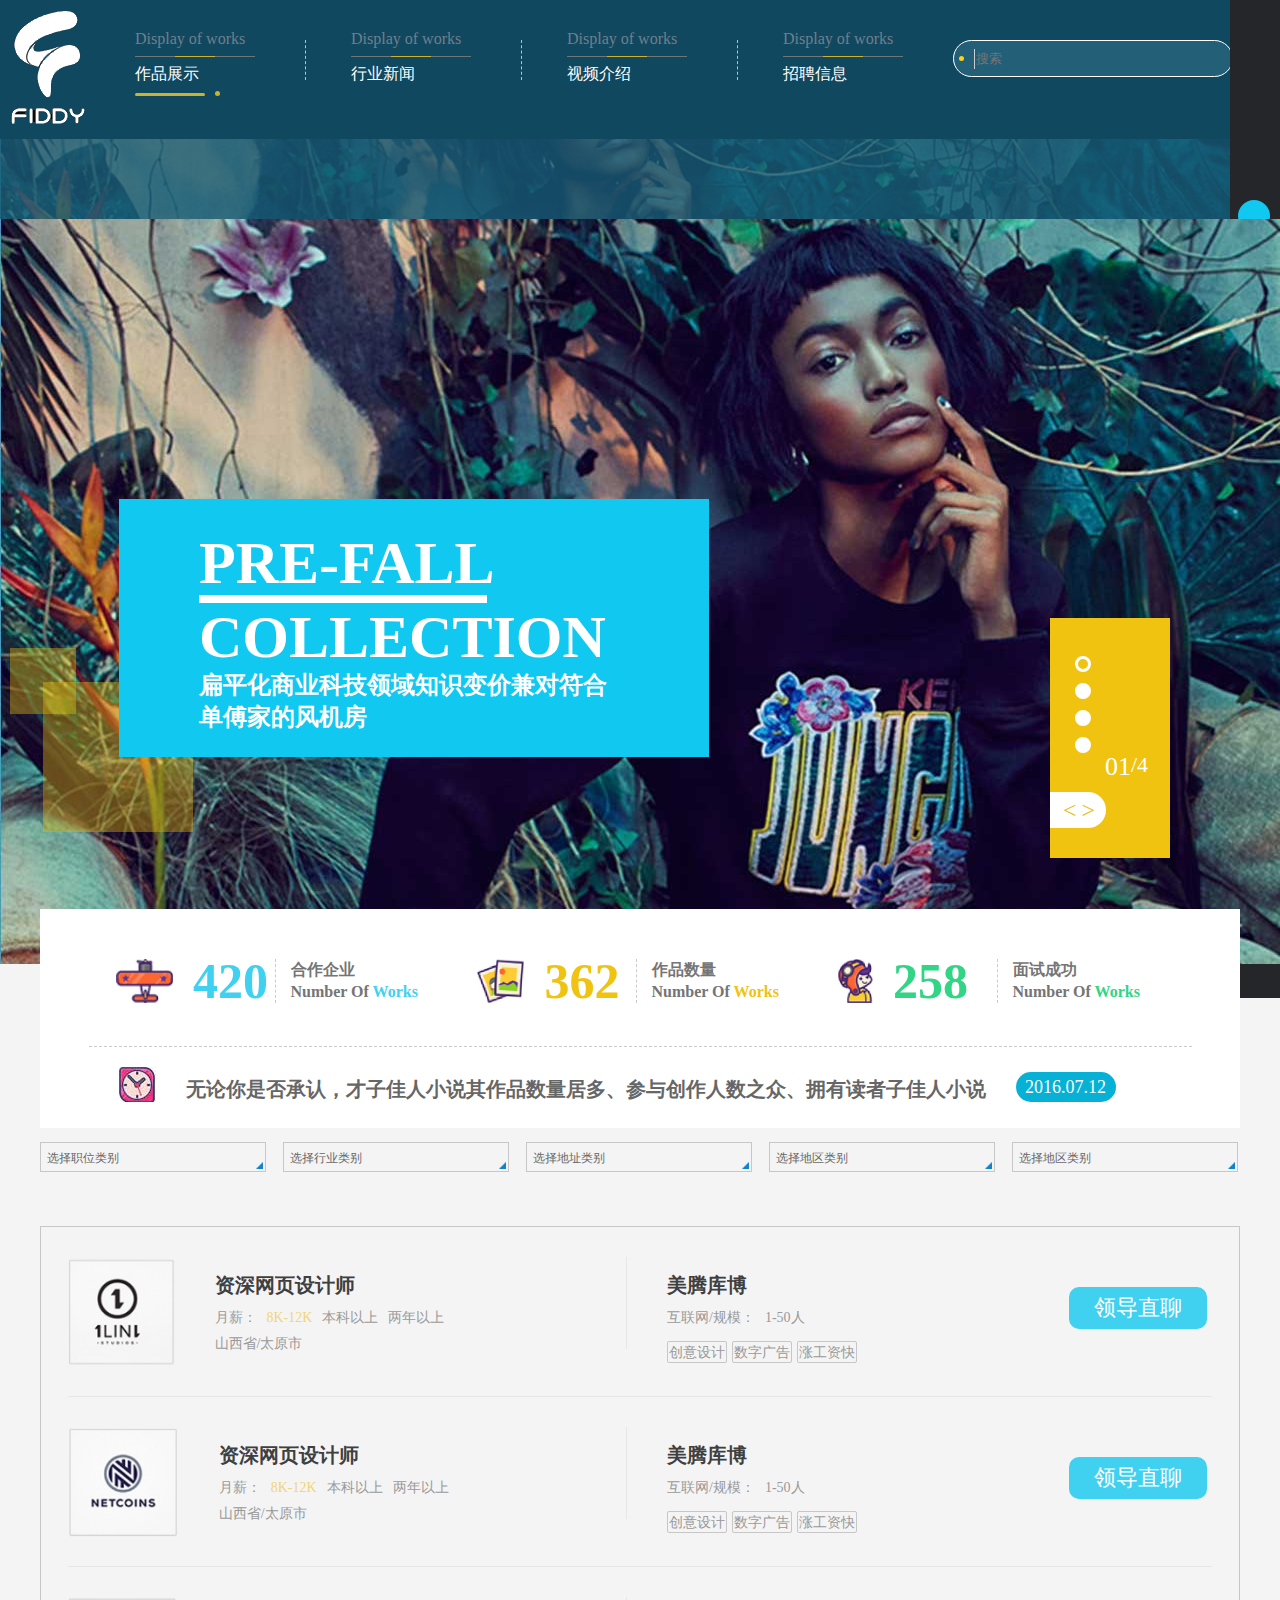
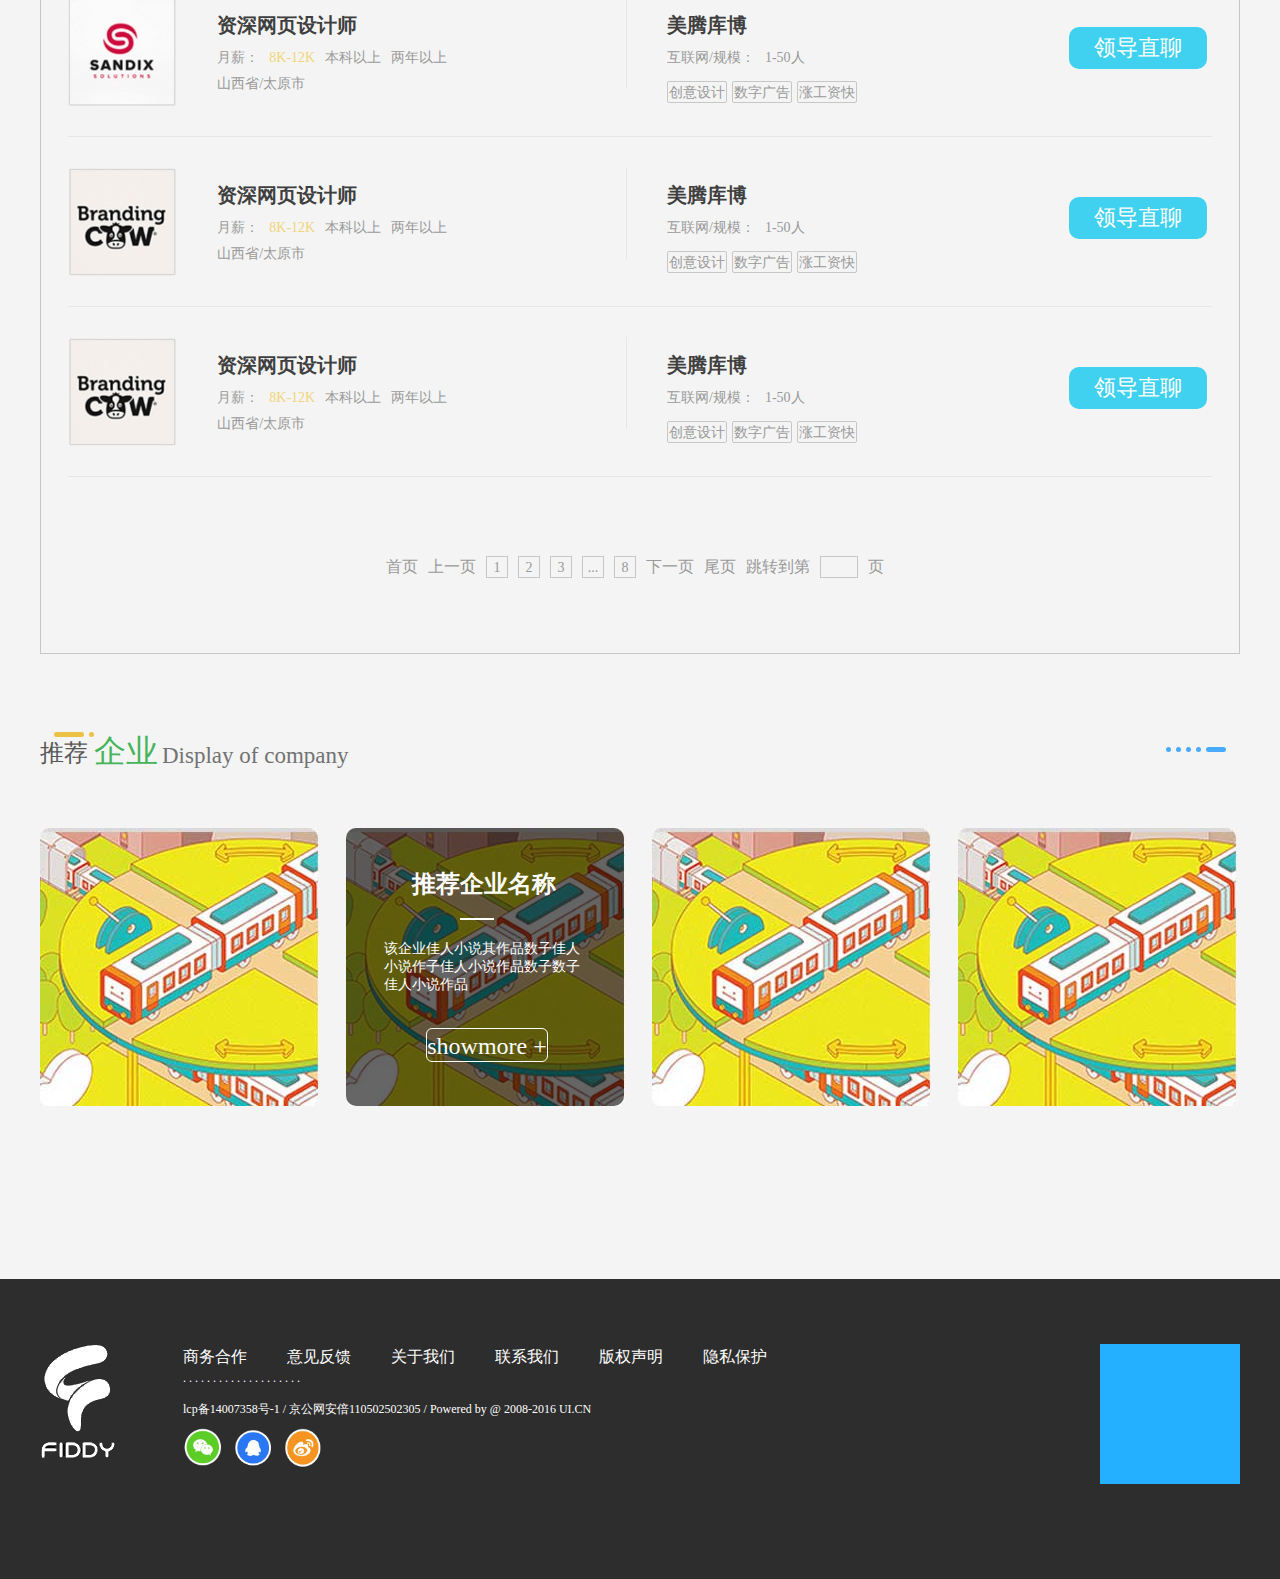
<file: index.html>
<!DOCTYPE HTML PUBLIC "-//W3C//DTD HTML 4.01//EN" "http://www.w3.org/TR/html4/strict.dtd">
<html lang="en">
<head>
	<meta http-equiv="Content-Type" content="text/html;charset=UTF-8" />
	<title>职位列表页</title>
	<link rel="stylesheet" href="css/index.css" />
	<link rel="stylesheet" href="css/header.css" />
	<link rel="stylesheet" href="css/footer.css" />
	<script src='js/jquery.js'></script>
	<script src='js/index.js'></script>
	<script src='js/animate.js'></script>
</head>
<body>
<!--banner-->
<div class="banner">
	<div id="header" class='background'>
		<div id="headerHe">
		<div class="banner-fiddy"></div>
			<ul class="Hekuai">
				<li>Display of works</li>
				<li><div class="heng"><div></div></div></li>
				<li><a href="#">作品展示</a></li>
				<li><div class="tuo"></div><div class="tuoyuan"></div></li>
			</ul>
			<div class="ganggang"></div>
			<ul class="Hekuai">
				<li>Display of works</li>
				<li><div class="heng"><div></div></div></li>
				<li><a href="#">行业新闻</a></li>
			</ul>
			<div class="ganggang"></div>
			<ul class="Hekuai">
				<li>Display of works</li>
				<li><div class="heng"><div></div></div></li>
				<li><a href="#">视频介绍</a></li>
			</ul>
			<div class="ganggang"></div>

			<ul class="Hekuai">
				<li>Display of works</li>
				<li><div class="heng"><div></div></div></li>
				<li><a href="#">招聘信息</a></li>
			</ul>
			<!-- <div class="ganggang"></div> -->
            <!-- <div class="search"></div> -->
        <form method="get" id="searchform" action="">

            <fieldset class="search">
                        <div class="yuanxin"></div>
            <div class="shugang"></div>
	              <input type="text" class="boxss" name="s" id="s" class="inputText" placeholder="搜索" x-webkit-speech>
	              <button class="formbtn" title="SEARCH"> </button>
            </fieldset>
        </form>
		</div>
	</div>
	<div class='zhao'>
		<div class='green-box'></div>
		<div class='banner-content'>
			<img src="img/home/banner1_02.jpg" alt="" />
			<img src="img/home/banner2_09.jpg" alt="" />
			<img src="img/home/banner1_02.jpg" alt="" />
			<img src="img/home/banner2_09.jpg" alt="" />
		</div>
		<div class='big-fang'></div>
		<div class='small-fang'></div>
		<div class='select-box'>
			<ul class='select-list'>
				<li class="listname"></li>
				<li class="listname"></li>
				<li class="listname"></li>
				<li class="listname"></li>
			</ul>
			<div class='xuhao'>
				<div>
					<span class='zeroone'>01</span>
					<span class='zeroone'>02</span>
					<span class='zeroone'>03</span>
					<span class='zeroone'>04</span>
				</div>				
				<span class='three'>/4</span>
			</div>
			<div class="fangxiang">
				<span class='left'>></span>
				<span class='right'><</span>
			</div>
		</div>
		<div class='blue-box'>
			<div class='words-box'>
				<div class='collection'>PRE-FALL</div>
				<div class='line'></div>
				<div class='collection'>COLLECTION</div>
				<h6 class='text'>扁平化商业科技领域知识变价兼对符合<br>单傅家的风机房</h6>
			</div>
		</div>
		<div class='data'>
			<div class='data-top'>
				<div class='data-topleft'>
					<div class='topleft-left'>
						<img src="img/home/plane.jpg" alt="" class='plane' />
						<h1 class='number'>420</h1>
					</div>
					<div class="topleft-right">
						<h2>合作企业</h2>
						<h4>Number Of <span class='blue'>Works</span></h4>
					</div>
				</div>
				<div class='data-topleft'>
					<div class='topleft-left'>
						<img src="img/home/picture.jpg" alt="" class='plane' />
						<h1 class='number origial'>362</h1>
					</div>
					<div class="topleft-right">
						<h2>作品数量</h2>
						<h4>Number Of <span class='origial'>Works</span></h4>
					</div>
				</div>
				<div class='data-topleft'>
					<div class='topleft-left'>
						<img src="img/home/ren.jpg" alt="" class='plane' />
						<h1 class='number green'>258</h1>
					</div>
					<div class="topleft-right">
						<h2>面试成功</h2>
						<h4>Number Of <span class='green'>Works</span></h4>
					</div>
				</div>
			</div>
			<div class='data-bottom'>
				<img src="img/home/clock_16.jpg" alt="" / class='plane'>
				<h4>无论你是否承认，才子佳人小说其作品数量居多、参与创作人数之众、拥有读者子佳人小说</h4>
				<div class='date'>2016.07.12</div>
			</div>
		</div>
	</div>
</div>
<!--content-->
<div class='content'>
	<div class='content-box'>
		<div class='search-box'>
			<input class='search' value="请输入关键字">
			<div class='search-word'>搜索</div>
		</div>
		<div class='address'>
			<div class='area'>
				<span>选择职位类别</span>
				<div class='sanjiao'><img src="img/home/sanjiao.jpg" alt="" /></div>
			</div>
			<div class='area'>
				<span>选择行业类别</span>
				<div class='sanjiao'><img src="img/home/sanjiao.jpg" alt="" /></div>
			</div>
			<div class='area'>
				<span>选择地址类别</span>
				<div class='sanjiao'><img src="img/home/sanjiao.jpg" alt="" /></div>
			</div>
			<div class='area'>
				<span>选择地区类别</span>
				<div class='sanjiao'><img src="img/home/sanjiao.jpg" alt="" /></div>	
			</div>
			<div class='area'>
				<span>选择地区类别</span>
				<div class='sanjiao'><img src="img/home/sanjiao.jpg" alt="" /></div>
			</div>
		</div>
		<div class='design'>
			<div class='design-first'>
				<div class='design-left'>
					<img src="img/home/logo1_22.jpg" alt="" />
					<div class='designcontent-left'>
						<h2 class='title'>资深网页设计师</h2>
						<div class='daiyu'>
							<span>月薪：</span><span>8K-12K</span><span>本科以上</span><span>两年以上</span>	
						</div>
						<div class='didian'>山西省/太原市</div>
						
					</div>
				</div>
				<div class='design-right'>
					<div class='designcontent-left'>
						<h2 class='title'>美腾库博</h2>
						<div class='daiyu'>
							<span>互联网/规模：</span><span>1-50人</span>	
						</div>
						<div class='didian'>
							<div class='chuangyi'>创意设计</div>
							<div class='chuangyi'>数字广告</div>
							<div class='chuangyi'>涨工资快</div>
						</div>
					</div>
					<div class='lingdao'>领导直聊</div>
				</div>
			</div>
			<div class='design-first'>
				<div class='design-left'>
					<img src="img/home/logo2_25.jpg" alt="" />
					<div class='designcontent-left'>
						<h2 class='title'>资深网页设计师</h2>
						<div class='daiyu'>
							<span>月薪：</span><span>8K-12K</span><span>本科以上</span><span>两年以上</span>	
						</div>
						<div class='didian'>山西省/太原市</div>
						
					</div>
				</div>
				<div class='design-right'>
					<div class='designcontent-left'>
						<h2 class='title'>美腾库博</h2>
						<div class='daiyu'>
							<span>互联网/规模：</span><span>1-50人</span>	
						</div>
						<div class='didian'>
							<div class='chuangyi'>创意设计</div>
							<div class='chuangyi'>数字广告</div>
							<div class='chuangyi'>涨工资快</div>
						</div>
					</div>
					<div class='lingdao'>领导直聊</div>
				</div>
			</div>
			<div class='design-first'>
				<div class='design-left'>
					<img src="img/home/logo3_28.jpg" alt="" />
					<div class='designcontent-left'>
						<h2 class='title'>资深网页设计师</h2>
						<div class='daiyu'>
							<span>月薪：</span><span>8K-12K</span><span>本科以上</span><span>两年以上</span>	
						</div>
						<div class='didian'>山西省/太原市</div>
						
					</div>
				</div>
				<div class='design-right'>
					<div class='designcontent-left'>
						<h2 class='title'>美腾库博</h2>
						<div class='daiyu'>
							<span>互联网/规模：</span><span>1-50人</span>	
						</div>
						<div class='didian'>
							<div class='chuangyi'>创意设计</div>
							<div class='chuangyi'>数字广告</div>
							<div class='chuangyi'>涨工资快</div>
						</div>
					</div>
					<div class='lingdao'>领导直聊</div>
				</div>
			</div>
			<div class='design-first'>
				<div class='design-left'>
					<img src="img/home/logo4_31.jpg" alt="" />
					<div class='designcontent-left'>
						<h2 class='title'>资深网页设计师</h2>
						<div class='daiyu'>
							<span>月薪：</span><span>8K-12K</span><span>本科以上</span><span>两年以上</span>	
						</div>
						<div class='didian'>山西省/太原市</div>
						
					</div>
				</div>
				<div class='design-right'>
					<div class='designcontent-left'>
						<h2 class='title'>美腾库博</h2>
						<div class='daiyu'>
							<span>互联网/规模：</span><span>1-50人</span>	
						</div>
						<div class='didian'>
							<div class='chuangyi'>创意设计</div>
							<div class='chuangyi'>数字广告</div>
							<div class='chuangyi'>涨工资快</div>
						</div>
					</div>
					<div class='lingdao'>领导直聊</div>
				</div>
			</div>
			<div class='design-first'>
				<div class='design-left'>
					<img src="img/home/logo4_31.jpg" alt="" />
					<div class='designcontent-left'>
						<h2 class='title'>资深网页设计师</h2>
						<div class='daiyu'>
							<span>月薪：</span><span>8K-12K</span><span>本科以上</span><span>两年以上</span>	
						</div>
						<div class='didian'>山西省/太原市</div>
						
					</div>
				</div>
				<div class='design-right'>
					<div class='designcontent-left'>
						<h2 class='title'>美腾库博</h2>
						<div class='daiyu'>
							<span>互联网/规模：</span><span>1-50人</span>	
						</div>
						<div class='didian'>
							<div class='chuangyi'>创意设计</div>
							<div class='chuangyi'>数字广告</div>
							<div class='chuangyi'>涨工资快</div>
						</div>
					</div>
					<div class='lingdao'>领导直聊</div>
				</div>
			</div>
			<div class='click'>
				<a href="">首页</a>
				<a href="">上一页</a>
				<a href="" class='click-box'>1</a>
				<a href="" class='click-box'>2</a>
				<a href="" class='click-box'>3</a>
				<a href="" class='click-box'>...</a>
				<a href="" class='click-box'>8</a>
				<a href="">下一页</a>
				<a href="">尾页</a>
				<a href="">跳转到第</a>
				<a href="" class='diji'></a>
				<a href="">页</a>
			</div>
		</div>
		<div class='tuijian'>
			<div class="tuijian-left">
				<div class='left-left'>
					<div class='cir'></div>
					<div class='long'></div>
					<div class='tuijian-word'>推荐</div>
				</div>
				<div class='left-mid'>企业</div>
				<div class='left-right'>
					<div class='english'>Display of company</div>
				</div>
			</div>
			<div class="tuijian-right">
				<div class='circle'></div>
				<div class='circle'></div>
				<div class='circle'></div>
				<div class='circle'></div>
				<div class='long'></div>
			</div>
		</div>
		<div class='tuijian-pic'>
			<a href=""><img src="img/home/map1_22.jpg"/></a>
			<a href="">
				<div class='zhezhao'>
					<div>
						<div class='text-content'>
							<h2>推荐企业名称</h2>
							<div class='kong'></div>
							<p>该企业佳人小说其作品数子佳人小说作子佳人小说作品数子数子佳人小说作品</p>
							<div class='showmore'>showmore + </div>
						</div>
					</div>
				</div>
				<img src="img/home/map1_22.jpg"/></a>
			<a href=""><img src="img/home/map1_22.jpg"/></a>
			<a href=""><img src="img/home/map1_22.jpg"/></a>
		</div>
	</div>
</div>
<!--footer-->
<div id="footer">
	<div class="footerBao">
		<img src="img/footer/logo.png" alt="">
		<div class="footerZiti">
			<ul>
				<li><a href="#">商务合作</a></li>
				<li><a href="#">意见反馈</a></li>
				<li><a href="#">关于我们</a></li>
				<li><a href="#">联系我们</a></li>
				<li><a href="#">版权声明</a></li>
				<li><a href="#">隐私保护</a></li>
			</ul>
			<span>. . . . . . . . . . . . . . . . . . . .</span>
			<span>lcp备14007358号-1 / 京公网安倍110502502305 / Powered by @ 2008-2016 UI.CN</span>
			<div class="imgtubiao">
				<a href="#"><img src="img/footer/qq.png" alt=""></a>
				<a href="#"><img src="img/footer/weixin.png" alt=""></a>
				<a href="#"><img src="img/footer/weibo.png" alt=""></a>
			</div>
		</div>
		<div class="bluehezi"></div>
	</div>
</div>
<!--fixed-->
<div id="fixed">
	<div class='fixed-cir'>
		<div class='cir-list'></div>
		<div class='cir-list'></div>
		<div class='cir-list'></div>
		<div class='cir-list'></div>
		<div class='cir-list'></div>
		<div class='cir-list'></div>
	</div>
</div>
</body>
</html>
</file>
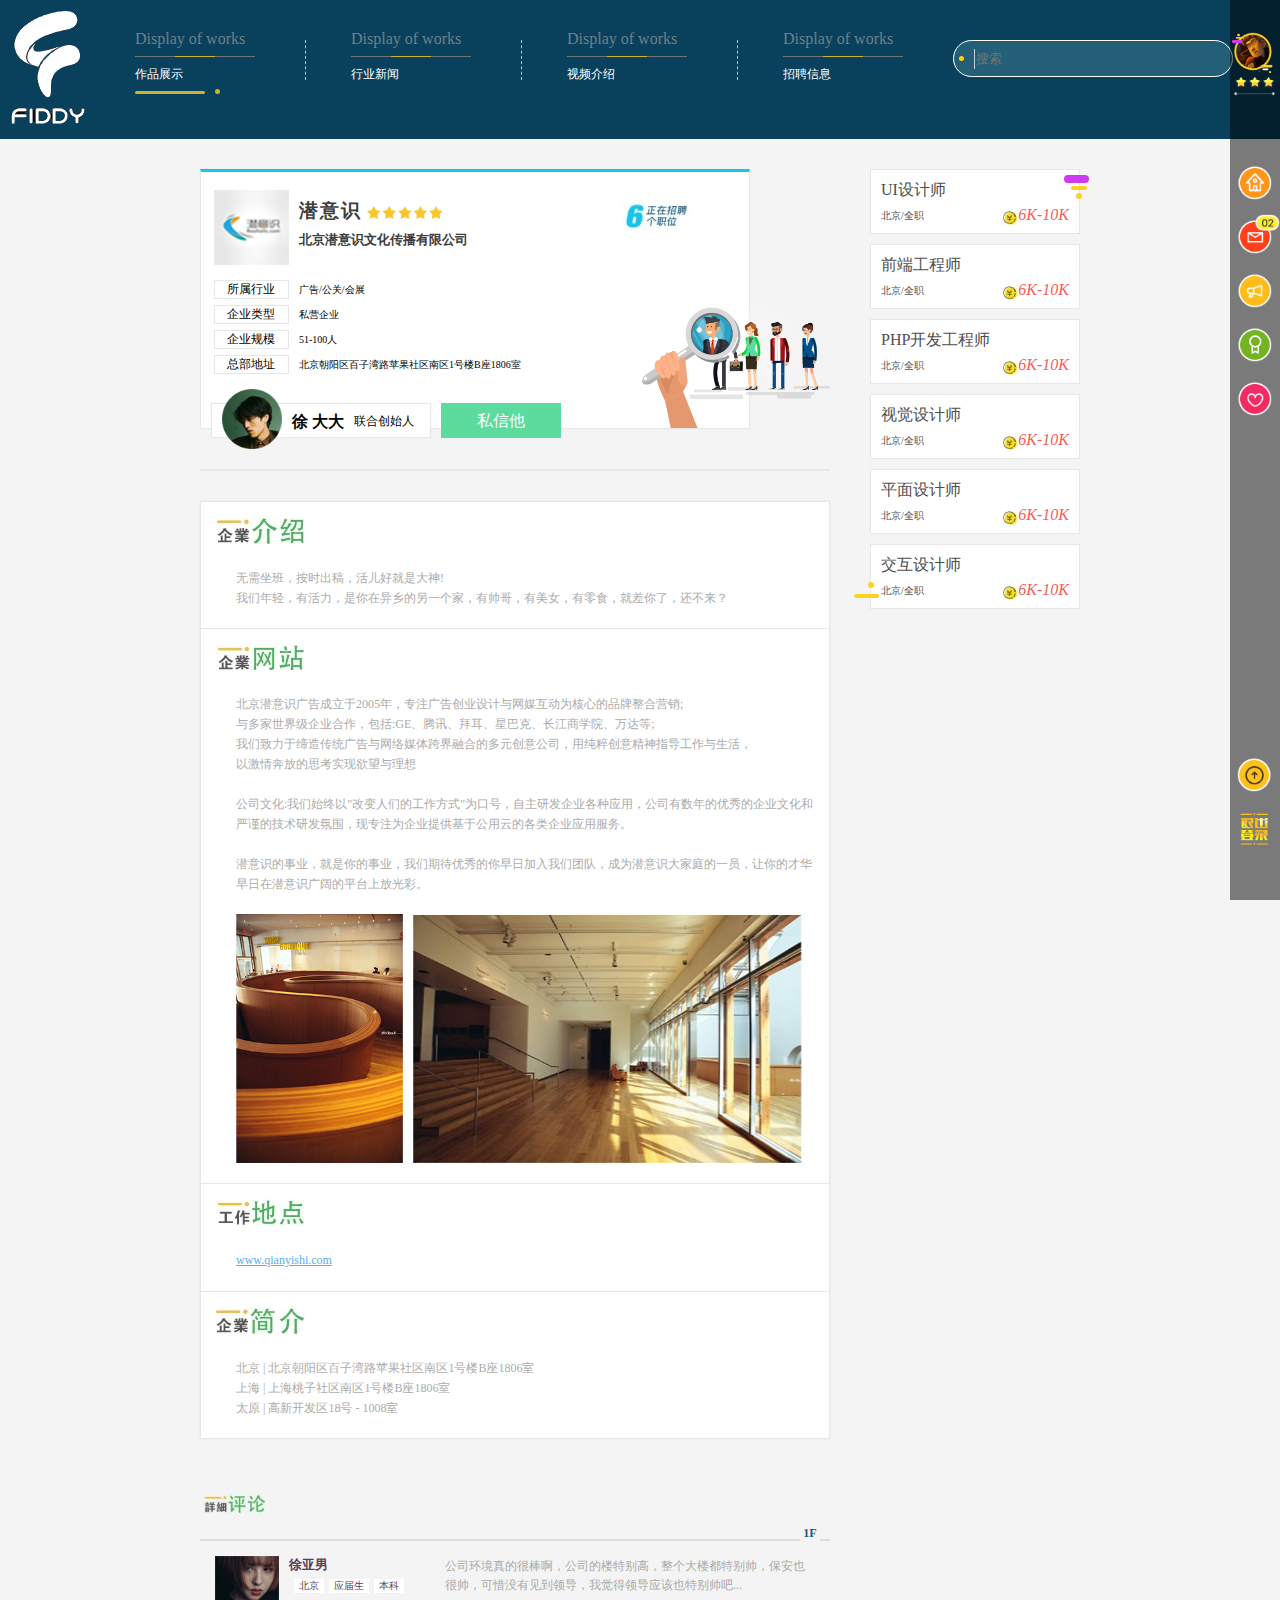
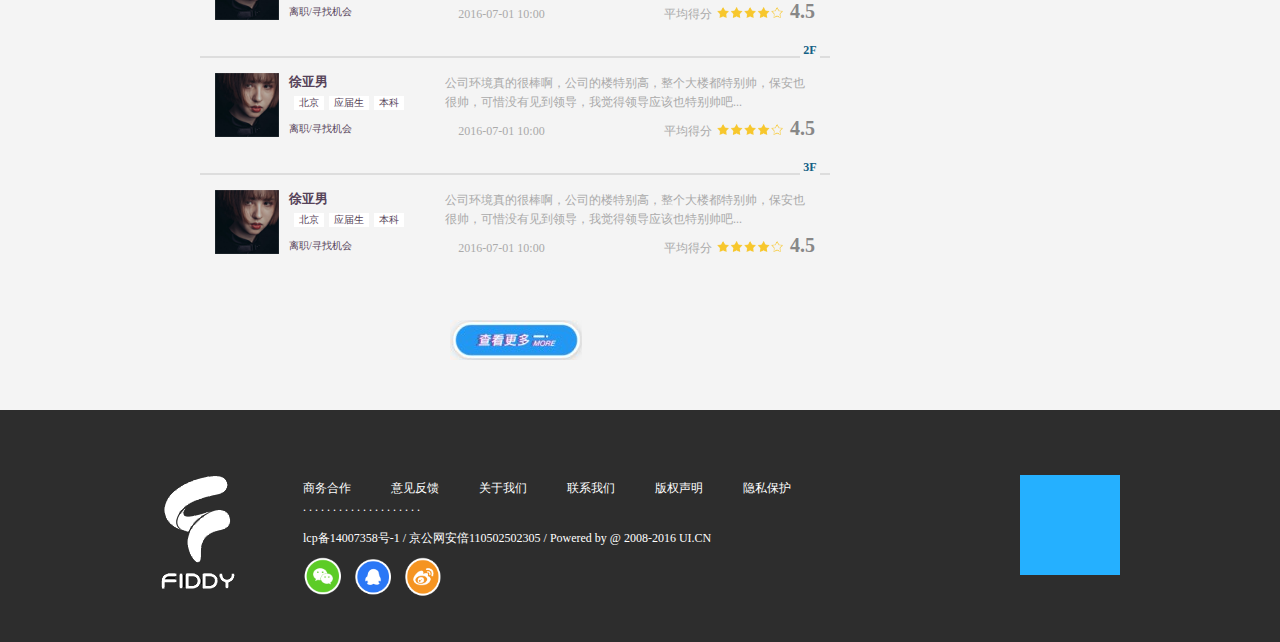
<file: companydetail.html>
<!DOCTYPE html>
<html>
	<head>
		<meta charset="UTF-8">
		<title></title>
		<link rel="stylesheet" href="http://at.alicdn.com/t/font_0h9ezgcqhddkj4i.css" />
		<link rel="stylesheet" href="css/header.css" />
		<link rel="stylesheet" href="css/footer.css" />
		<link rel="stylesheet" href="css/company.css" />
		<script type="text/javascript" src='js/jquery.js'></script>
		<script type="text/javascript" src='js/company.js'></script>
	</head>
	<body>
		<!--头部-->
		<div id="header" style="background:#09415c;height:139px">
			<div id="headerHe">
				<div class="banner-fiddy"></div>
					<ul class="Hekuai">
						<li>Display of works</li>
						<li><div class="heng"><div></div></div></li>
						<li><a href="#">作品展示</a></li>
						<li><div class="tuo"></div><div class="tuoyuan"></div></li>
					</ul>
					<div class="ganggang"></div>
					<ul class="Hekuai">
						<li>Display of works</li>
						<li><div class="heng"><div></div></div></li>
						<li><a href="#">行业新闻</a></li>
					</ul>
					<div class="ganggang"></div>
					<ul class="Hekuai">
						<li>Display of works</li>
						<li><div class="heng"><div></div></div></li>
						<li><a href="#">视频介绍</a></li>
					</ul>
					<div class="ganggang"></div>
		
					<ul class="Hekuai">
						<li>Display of works</li>
						<li><div class="heng"><div></div></div></li>
						<li><a href="#">招聘信息</a></li>
					</ul>
					<!-- <div class="ganggang"></div> -->
		            <!-- <div class="search"></div> -->
		        <form method="get" id="searchform" action="">
		
		            <fieldset class="search">
		                        <div class="yuanxin"></div>
		            <div class="shugang"></div>
			              <input type="text" class="boxss" name="s" id="s" class="inputText" placeholder="搜索" x-webkit-speech>
			              <button class="formbtn" title="SEARCH"> </button>
		            </fieldset>
		        </form>
			</div>
		</div>
		<!--头end-->
		<!--内容-->
		<div class="box">
			<!--左边的简介-->
			<div class="abstrant">
				<!--潜意识-->
				<div id="mentality">
					<div class="mentalit">
						<div class="mentalit_1">
							<div class="mentalit_1_1">
								<img src="img/xiangqing/a8.png" alt="" />
							</div>
							<div class="mentalit_1_2">
								<div>
									<h3>潜意识</h3>
									<img src="img/xiangqing/a9.png" alt="" /></br>
								</div>
								<div class="t">
									<h5>北京潜意识文化传播有限公司</h5>
								</div>
							</div>
						</div>
						<div class="mentalit_2">
							<img src="img/xiangqing/a1.jpg" alt="" />
						</div>
					</div>
					<ul id="hangye">
						<li class="hangyes">
							<div class="left">
								<span class="iconfont">&#xe62a;</span>  <span>所属行业</span>
							</div>
							<p>广告/公关/会展</p>
						</li>
						<li class="hangyes">
							<div class="left">
								<span class="iconfont">&#xe62b;</span>  <span>企业类型</span>
							</div>
							<p>私营企业</p>
						</li>
						<li class="hangyes">
							<div class="left">
								<span class="iconfont">&#xe65d;</span>  <span>企业规模</span>
							</div>
							<p>51-100人</p>
						</li>
						<li class="hangyes">
							<div class="left">
								<span class="iconfont">&#xe649;</span>  <span>总部地址</span>
							</div>
							<p>北京朝阳区百子湾路苹果社区南区1号楼B座1806室</p>
						</li>
					</ul>
					<div id="xudada">
						<div class="lianhe">
							<img src="img/xiangqing/a7.png" alt="" />
							<span class="da">徐  大大</span>
							<span>联合创始人</span>
						</div>
						<div class="sixin">私信他</div>
					</div>
					<div class="tutu">
						<img src="img/xiangqing/b1.png" alt="" />
					</div>
				</div>
				<!--潜意识end-->
				<div class="border"></div>
				<!--公司介绍-->
				<div id="company">
					<div class="qiye">
						<div class="img">
							<img src="img/xiangqing/jiesao.jpg" alt="" />
						</div>
						<div class="content">
							<span>无需坐班，按时出稿，活儿好就是大神!</span>
							<span>我们年轻，有活力，是你在异乡的另一个家，有帅哥，有美女，有零食，就差你了，还不来？</span>
						</div>
					</div>
					<div class="qiye">
						<div class="img">
							<img src="img/xiangqing/wangzhan.jpg" alt="" />
						</div>
						<div class="content">
							<span>北京潜意识广告成立于2005年，专注广告创业设计与网媒互动为核心的品牌整合营销;</span>
							<span>与多家世界级企业合作，包括:GE、腾讯、拜耳、星巴克、长江商学院、万达等;</span>
							<span>我们致力于缔造传统广告与网络媒体跨界融合的多元创意公司，用纯粹创意精神指导工作与生活，</span>
							<span>以激情奔放的思考实现欲望与理想</span>
						</div>
						<div class="content">
							<span>公司文化:我们始终以"改变人们的工作方式"为口号，自主研发企业各种应用，公司有数年的优秀的企业文化和严谨的技术研发氛围，现专注为企业提供基于公用云的各类企业应用服务。</span>
						</div>
						<div class="content">
							<span>潜意识的事业，就是你的事业，我们期待优秀的你早日加入我们团队，成为潜意识大家庭的一员，让你的才华早日在潜意识广阔的平台上放光彩。</span>
						</div>
						<div class="content">
							<img src="img/xiangqing/a3.png" alt="" class="img_1" />
							<img src="img/xiangqing/a5.jpg" alt="" class="img_2" />
						</div>
					</div>
					<div class="qiye">
						<div class="img">
							<img src="img/xiangqing/didian.jpg" alt="" />
						</div>
						<div class="content">
							<a href="">www.qianyishi.com</a>
						</div>
					</div>
					<div class="qiye last">
						<div class="img">
							<img src="img/xiangqing/jianjie.jpg" alt="" />
						</div>
						<div class="content">
							<span>北京 | 北京朝阳区百子湾路苹果社区南区1号楼B座1806室</span>
							<span>上海 | 上海桃子社区南区1号楼B座1806室</span>
							<span>太原 | 高新开发区18号 - 1008室</span>
						</div>
					</div>
				</div>
				<!--公司介绍end-->
				<!--评论-->
				<div id="comment">
					<div class="remen">
						<img src="img/xiangqing/a7.jpg" alt="" />
					</div>
					<div class="border_1">
						<div class="f">1F</div>
					</div>
					<div class="pinglun">
						<div class="neirong_1">
							<div class="tu">
								<img src="img/xiangqing/a10.png" alt="" />
							</div>
							<div class="zi">
								<h5>徐亚男</h5>
								<div class="xueli">
									<span>北京</span>
									<span>应届生</span>
									<span>本科</span>
								</div>
								<p>离职/寻找机会</p>
							</div>
						</div>
						<div class="neirong_2">
							<span>公司环境真的很棒啊，公司的楼特别高，整个大楼都特别帅，保安也很帅，可惜没有见到领导，我觉得领导应该也特别帅吧...</span>
							<div class="bottom_1">
								<div class="left_1">
									<span class="iconfont">&#xe632;</span> <span>2016-07-01 10:00</span>
								</div>
								<div class="right_1">
									<span>平均得分</span>
									<img src="img/xiangqing/a11.png" alt="" />
									<span class="dada">4.5</span>
								</div>
							</div>
						</div>
					</div>
					<div class="border_1">
						<div class="f">2F</div>
					</div>
					<div class="pinglun">
						<div class="neirong_1">
							<div class="tu">
								<img src="img/xiangqing/a10.png" alt="" />
							</div>
							<div class="zi">
								<h5>徐亚男</h5>
								<div class="xueli">
									<span>北京</span>
									<span>应届生</span>
									<span>本科</span>
								</div>
								<p>离职/寻找机会</p>
							</div>
						</div>
						<div class="neirong_2">
							<span>公司环境真的很棒啊，公司的楼特别高，整个大楼都特别帅，保安也很帅，可惜没有见到领导，我觉得领导应该也特别帅吧...</span>
							<div class="bottom_1">
								<div class="left_1">
									<span class="iconfont">&#xe632;</span> <span>2016-07-01 10:00</span>
								</div>
								<div class="right_1">
									<span>平均得分</span>
									<img src="img/xiangqing/a11.png" alt="" />
									<span class="dada">4.5</span>
								</div>
							</div>
						</div>
					</div>
					<div class="border_1">
						<div class="f">3F</div>
					</div>
					<div class="pinglun">
						<div class="neirong_1">
							<div class="tu">
								<img src="img/xiangqing/a10.png" alt="" />
							</div>
							<div class="zi">
								<h5>徐亚男</h5>
								<div class="xueli">
									<span>北京</span>
									<span>应届生</span>
									<span>本科</span>
								</div>
								<p>离职/寻找机会</p>
							</div>
						</div>
						<div class="neirong_2">
							<span>公司环境真的很棒啊，公司的楼特别高，整个大楼都特别帅，保安也很帅，可惜没有见到领导，我觉得领导应该也特别帅吧...</span>
							<div class="bottom_1">
								<div class="left_1">
									<span class="iconfont">&#xe632;</span> <span>2016-07-01 10:00</span>
								</div>
								<div class="right_1">
									<span>平均得分</span>
									<img src="img/xiangqing/a11.png" alt="" />
									<span class="dada">4.5</span>
								</div>
							</div>
						</div>
					</div>
					<div class="chakan">
						<img src="img/xiangqing/a8.jpg" alt="" />
					</div>
				</div>
				<!--评论end-->
			</div>
			<!--左边end-->
			<!--右边的工资信息-->
			<div id="salary">
				<div class="zhaopin">
					<p>UI设计师</p>
					<div class="xinzi">
						<span>北京/全职</span>
						<div class="right_2">
							<img src="img/xiangqing/a9.jpg" alt="" />
							<p><i>6K-10K</i></p>
						</div>
					</div>
					<div class="yuanjiao_1"></div>
					<div class="yuanjiao_2"></div>
					<div class="yuanjiao_3"></div>
				</div>
				<div class="zhaopin">
					<p>前端工程师</p>
					<div class="xinzi">
						<span>北京/全职</span>
						<div class="right_2">
							<img src="img/xiangqing/a9.jpg" alt="" />
							<p><i>6K-10K</i></p>
						</div>
					</div>
				</div>
				<div class="zhaopin">
					<p>PHP开发工程师</p>
					<div class="xinzi">
						<span>北京/全职</span>
						<div class="right_2">
							<img src="img/xiangqing/a9.jpg" alt="" />
							<p><i>6K-10K</i></p>
						</div>
					</div>
				</div>
				<div class="zhaopin">
					<p>视觉设计师</p>
					<div class="xinzi">
						<span>北京/全职</span>
						<div class="right_2">
							<img src="img/xiangqing/a9.jpg" alt="" />
							<p><i>6K-10K</i></p>
						</div>
					</div>
				</div>
				<div class="zhaopin">
					<p>平面设计师</p>
					<div class="xinzi">
						<span>北京/全职</span>
						<div class="right_2">
							<img src="img/xiangqing/a9.jpg" alt="" />
							<p><i>6K-10K</i></p>
						</div>
					</div>
				</div>
				<div class="zhaopin">
					<p>交互设计师</p>
					<div class="xinzi">
						<span>北京/全职</span>
						<div class="right_2">
							<img src="img/xiangqing/a9.jpg" alt="" />
							<p><i>6K-10K</i></p>
						</div>
					</div>
					<div class="yuanjiao_4"></div>
					<div class="yuanjiao_5"></div>
				</div>
			</div>
			<!--右边end-->
		</div>
		<!--内容end-->
		<div class="clear"></div>
		<!--右边的侧导航-->
		<div class="cenav">
			<div class="touxiang">
				<img src="img/xiangqing/a14.png" alt="" />
				<img src="img/xiangqing/a24.png" alt="" />
			</div>
			<div class="home">
				<div class="homepage_ce">
					<img src="img/xiangqing/a15.png" alt="" id="one_1"/>
					<div class="cang">
						<img src="img/xiangqing/a22.png" alt="" class="dingwei" />
						<span>主页</span>
					</div>
				</div>
				<div class="homepage_ce">
					<img src="img/xiangqing/a16.png" alt="" id="one_1"/>
					<img src="img/xiangqing/a23.png" alt="" class="two_1" />
					<div class="cang">
						<img src="img/xiangqing/a22.png" alt="" class="dingwei" />
					</div>
				</div>
				<div class="homepage_ce">
					<img src="img/xiangqing/a17.png" alt="" id="one_1"/>
					<div class="cang">
						<img src="img/xiangqing/a22.png" alt="" class="dingwei" />
					</div>
				</div>
				<div class="homepage_ce">
					<img src="img/xiangqing/a18.png" alt="" id="one_1"/>
					<div class="cang">
						<img src="img/xiangqing/a22.png" alt="" class="dingwei" />
					</div>
				</div>
				<div class="homepage_ce">
					<img src="img/xiangqing/a19.png" alt="" id="one_1"/>
					<div class="cang">
						<img src="img/xiangqing/a22.png" alt="" class="dingwei" />
					</div>
				</div>
			</div>
			<div class="tuichu">
				<div class="back">
					<img src="img/xiangqing/a20.png" alt="" />
				</div>
				<div class="tui">
					<img src="img/xiangqing/a21.png" alt="" />
				</div>
			</div>
		</div>
		<!--侧导航end-->
		<!--尾-->
		<div id="footer">
			<div class="footerBao">
				<img src="img/footer/logo.png" alt="">
				<div class="footerZiti">
					<ul>
						<li><a href="#">商务合作</a></li>
						<li><a href="#">意见反馈</a></li>
						<li><a href="#">关于我们</a></li>
						<li><a href="#">联系我们</a></li>
						<li><a href="#">版权声明</a></li>
						<li><a href="#">隐私保护</a></li>
					</ul>
					<span>. . . . . . . . . . . . . . . . . . . .</span>
					<span>lcp备14007358号-1 / 京公网安倍110502502305 / Powered by @ 2008-2016 UI.CN</span>
					<div class="imgtubiao">
						<a href="#"><img src="img/footer/qq.png" alt=""></a>
						<a href="#"><img src="img/footer/weixin.png" alt=""></a>
						<a href="#"><img src="img/footer/weibo.png" alt=""></a>
					</div>
				</div>
				<div class="bluehezi"></div>
			</div>
		</div>
		<!--尾end-->
	</body>
</html>
</file>
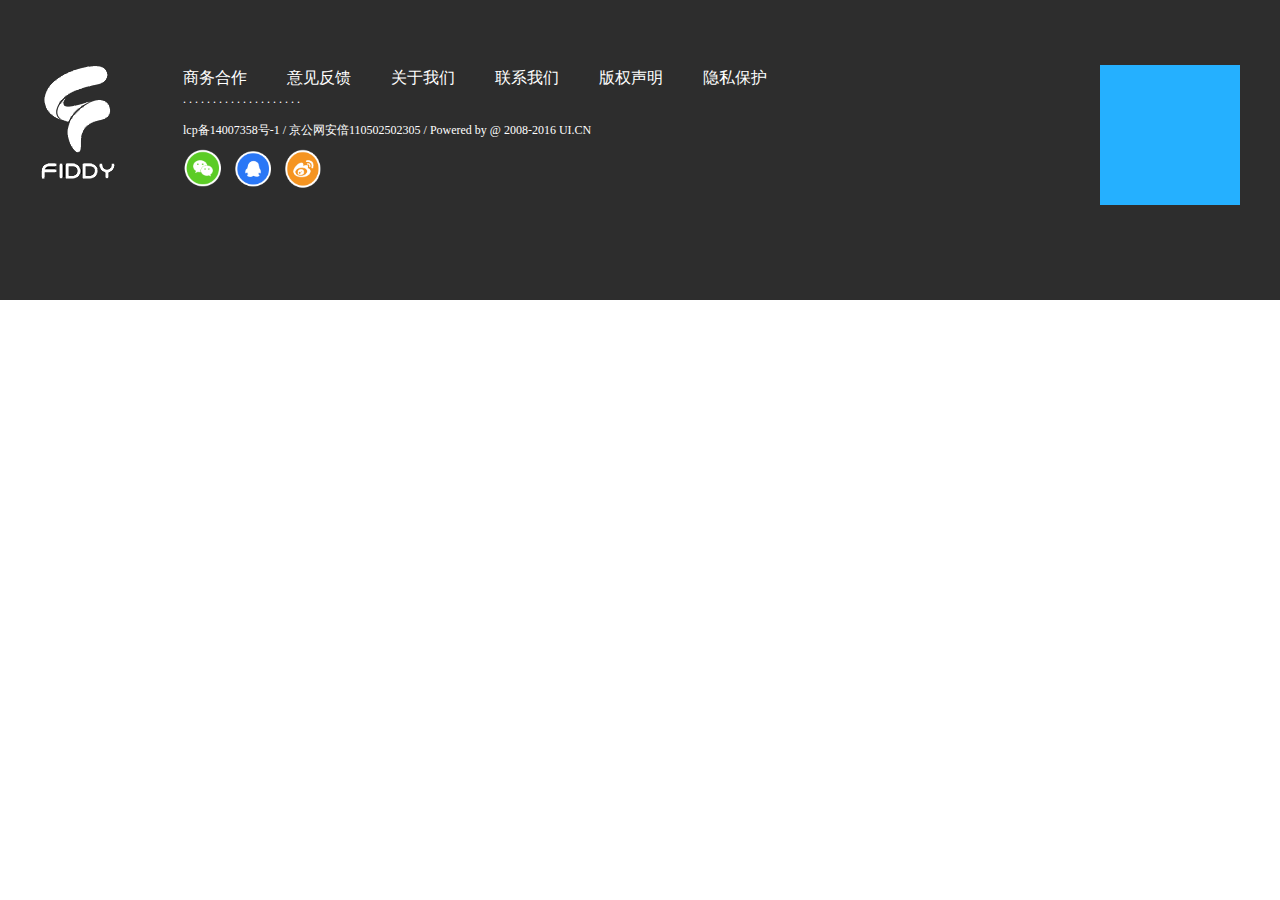
<file: footer.html>
<!DOCTYPE HTML PUBLIC "-//W3C//DTD HTML 4.01//EN" "http://www.w3.org/TR/html4/strict.dtd">
<html lang="en">
<head>
	<meta http-equiv="Content-Type" content="text/html;charset=UTF-8">
	<link rel="stylesheet" href="css/footer.css">
	<title>footer</title>
</head>
<body>
	<div id="footer">
		<div class="footerBao">
			<img src="img/footer/logo.png" alt="">
			<div class="footerZiti">
				<ul>
					<li><a href="#">商务合作</a></li>
					<li><a href="#">意见反馈</a></li>
					<li><a href="#">关于我们</a></li>
					<li><a href="#">联系我们</a></li>
					<li><a href="#">版权声明</a></li>
					<li><a href="#">隐私保护</a></li>
				</ul>
				<span>. . . . . . . . . . . . . . . . . . . .</span>
				<span>lcp备14007358号-1 / 京公网安倍110502502305 / Powered by @ 2008-2016 UI.CN</span>
				<div class="imgtubiao">
					<a href="#"><img src="img/footer/qq.png" alt=""></a>
					<a href="#"><img src="img/footer/weixin.png" alt=""></a>
					<a href="#"><img src="img/footer/weibo.png" alt=""></a>
				</div>
			</div>
			<div class="bluehezi"></div>
		</div>
	</div>
</body>
</html>
</file>
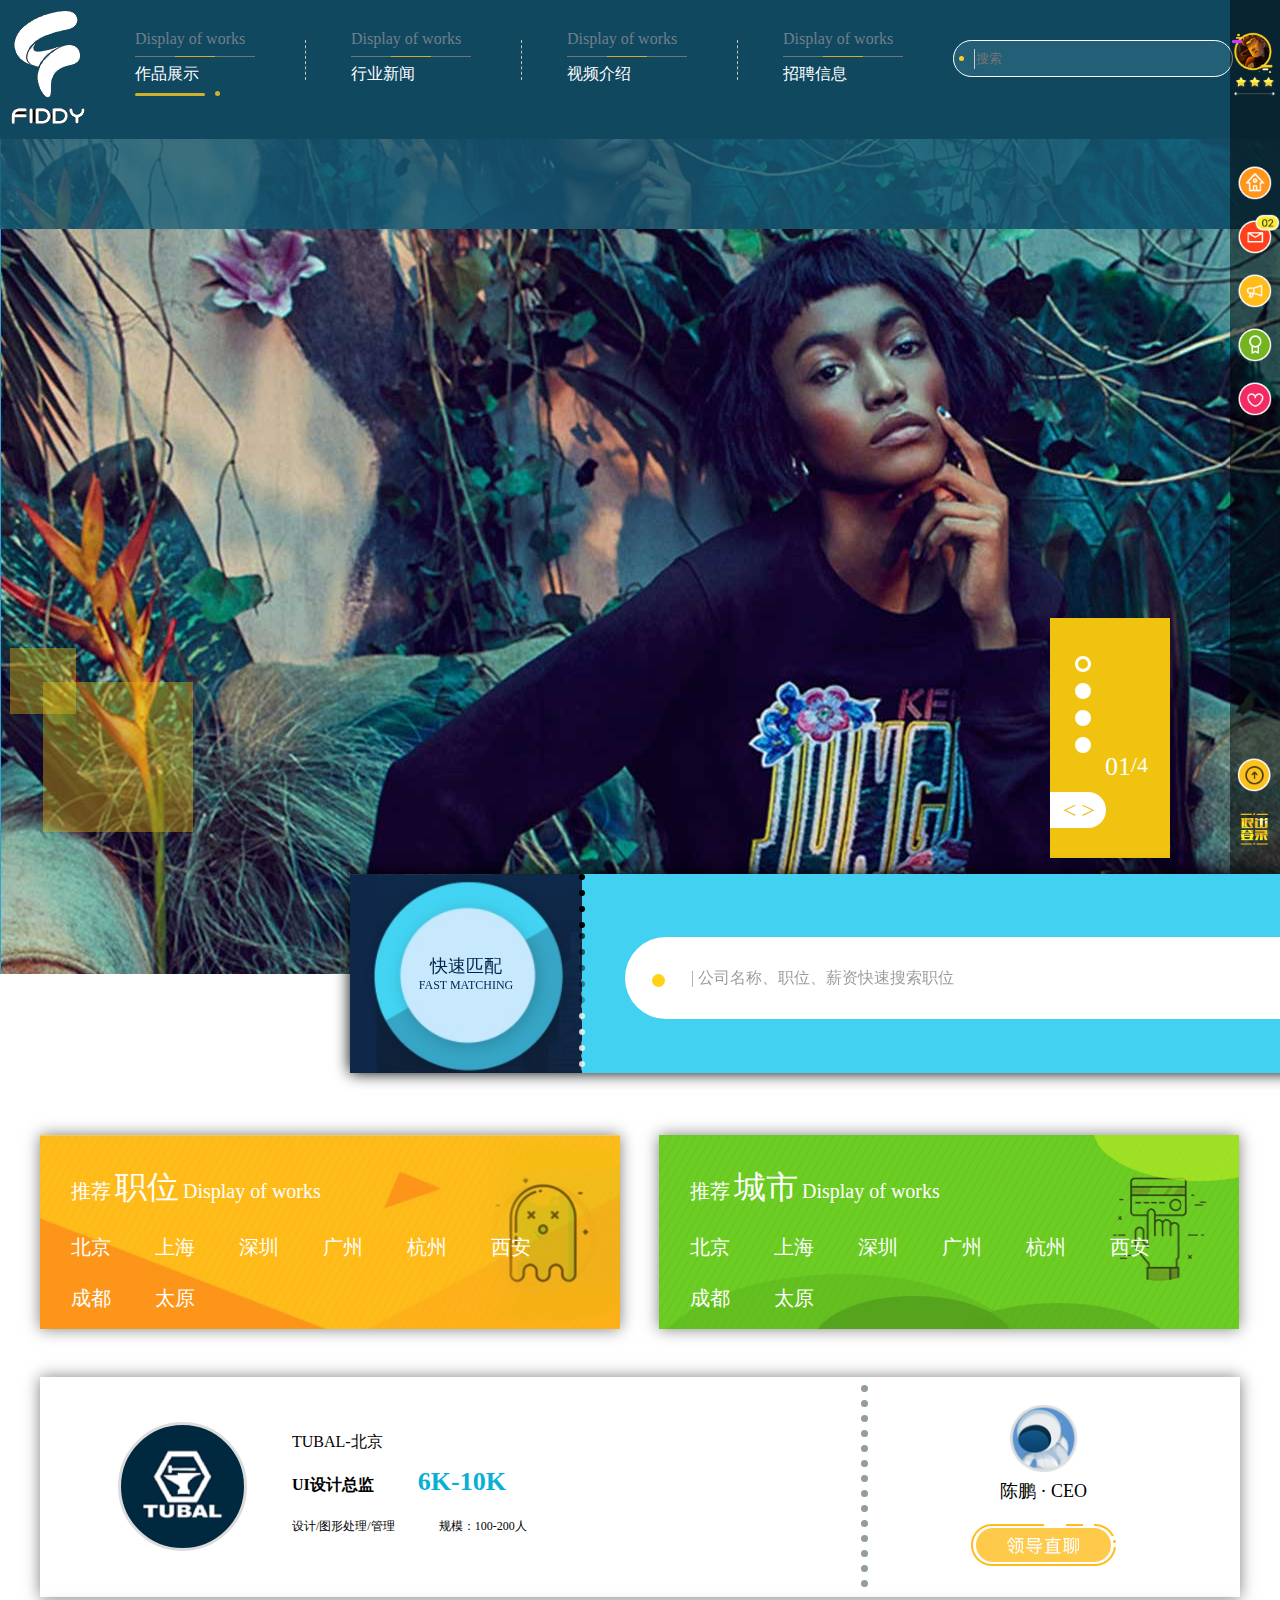
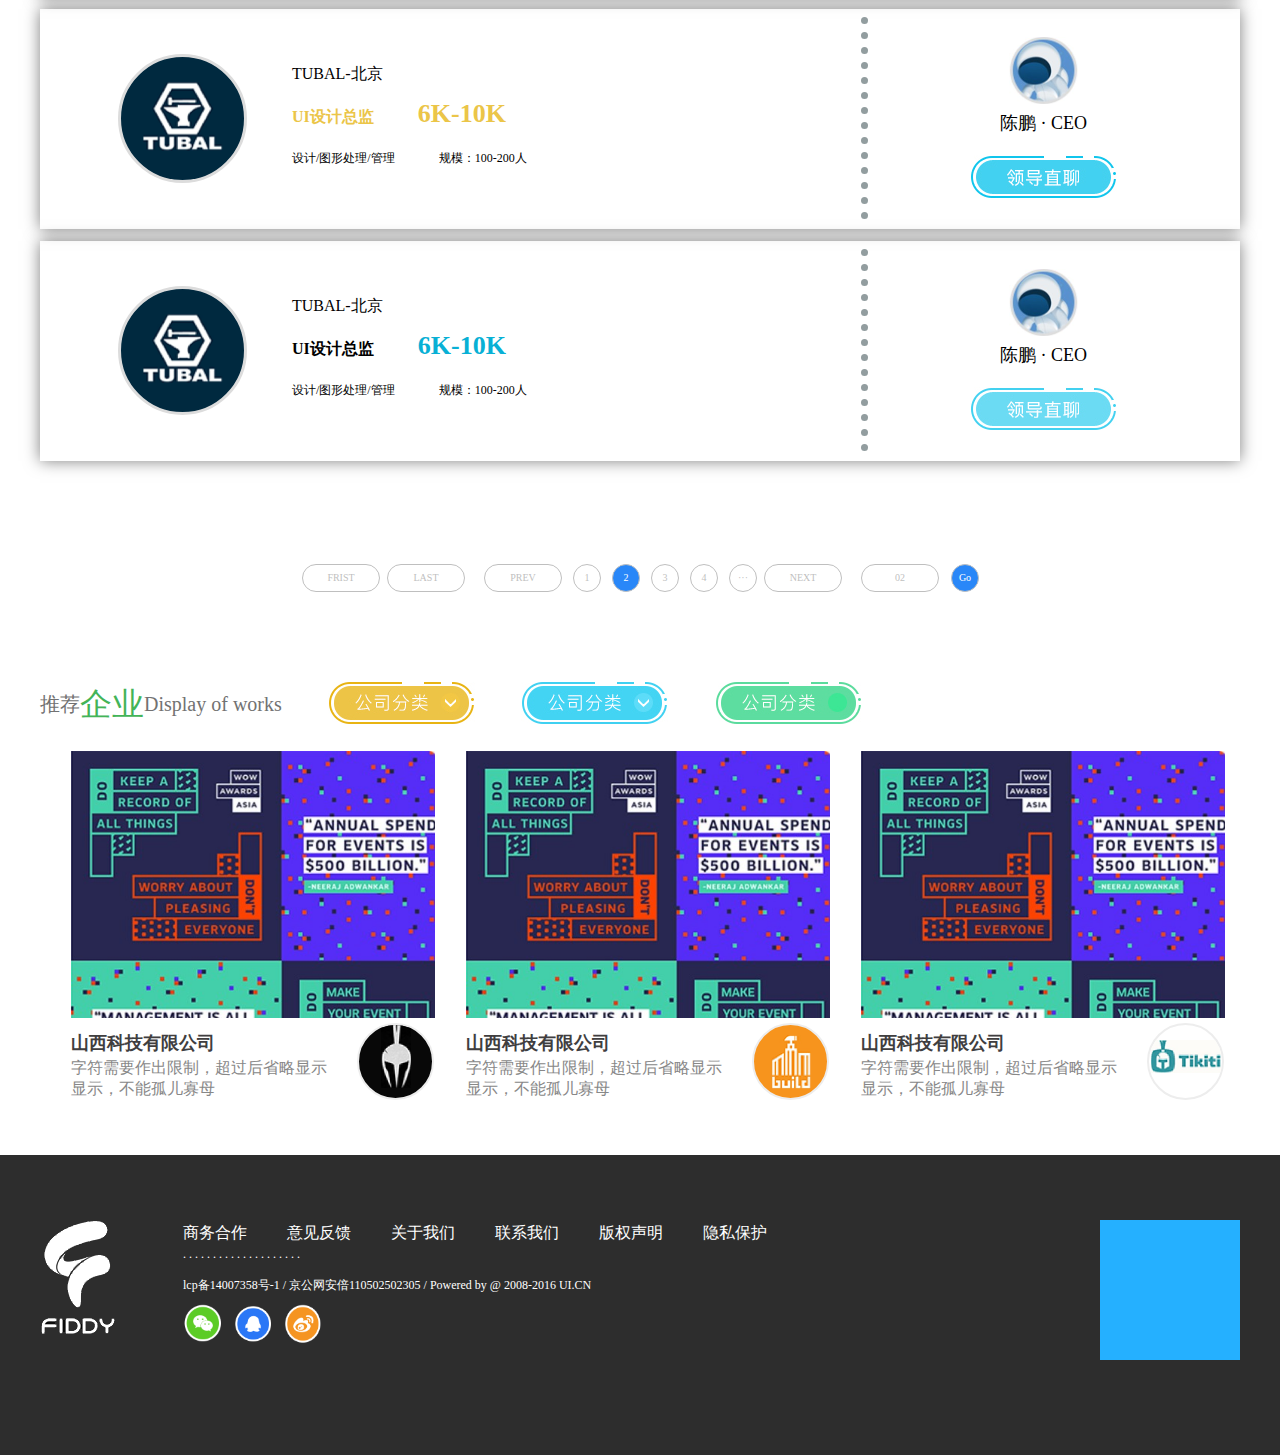
<file: list.html>
<!doctype html>
<html lang="en">
<head>
	<meta charset="UTF-8">
	<title>公司列表页</title>
	<link rel="stylesheet" href="css/list.css">
	<link rel="stylesheet" href="css/header.css">	
	<link rel="stylesheet" href="css/footer.css">
	<script src='js/jquery.js'></script>
	<script src='js/company.js'></script>
	<script src='js/index.js'></script>
	<script src='js/animate.js'></script>
</head>
<body>
	<div class="banner">
		<div id="header" class='background'>
			<div id="headerHe">
				<div class="banner-fiddy"></div>
					<ul class="Hekuai">
						<li>Display of works</li>
						<li><div class="heng"><div></div></div></li>
						<li><a href="#">作品展示</a></li>
						<li><div class="tuo"></div><div class="tuoyuan"></div></li>
					</ul>
					<div class="ganggang"></div>
					<ul class="Hekuai">
						<li>Display of works</li>
						<li><div class="heng"><div></div></div></li>
						<li><a href="#">行业新闻</a></li>
					</ul>
					<div class="ganggang"></div>
					<ul class="Hekuai">
						<li>Display of works</li>
						<li><div class="heng"><div></div></div></li>
						<li><a href="#">视频介绍</a></li>
					</ul>
					<div class="ganggang"></div>
		
					<ul class="Hekuai">
						<li>Display of works</li>
						<li><div class="heng"><div></div></div></li>
						<li><a href="#">招聘信息</a></li>
					</ul>
		        <form method="get" id="searchform" action="">
		
		            <fieldset class="search">
		                        <div class="yuanxin"></div>
		            <div class="shugang"></div>
			              <input type="text" class="boxss" name="s" id="s" class="inputText" placeholder="搜索" x-webkit-speech>
			              <button class="formbtn" title="SEARCH"> </button>
		            </fieldset>
		        </form>
			</div>
		</div>
		<div class='zhao'>
			<div class='green-box'></div>
			<div class='banner-content'>
				<img src="img/home/banner1_02.jpg" alt="" />
				<img src="img/home/banner2_09.jpg" alt="" />
				<img src="img/home/banner1_02.jpg" alt="" />
				<img src="img/home/banner2_09.jpg" alt="" />
			</div>
			<div class='big-fang'></div>
			<div class='small-fang'></div>
			<div class='select-box'>
				<ul class='select-list'>
					<li class="listname"></li>
					<li class="listname"></li>
					<li class="listname"></li>
					<li class="listname"></li>
				</ul>
				<div class='xuhao'>
					<div>
						<span class='zeroone'>01</span>
						<span class='zeroone'>02</span>
						<span class='zeroone'>03</span>
						<span class='zeroone'>04</span>
					</div>				
					<span class='three'>/4</span>
				</div>
				<div class="fangxiang">
					<span class='left'>></span>
					<span class='right'><</span>
				</div>
			</div>
			<div class='pp'>
				<div class='kspp'>
					<div class='zi'>快速匹配</div>
					<div class='zi2'>FAST MATCHING</div>
					<div class='circle'></div>
					<div class='circle cir1'></div>
					<div class='circle cir2'></div>
					<div class='circle cir3'></div>
					<div class='circle cir4'></div>
					<div class='circle cir5'></div>
					<div class='circle cir6'></div>
					<div class='circle cir7'></div>
					<div class='circle cir8'></div>
					<div class='circle cir9'></div>
					<div class='circle cir10'></div>
					<div class='circle cir11'></div>
					<div class='circle cir12'></div>
				</div>
				<div class="text">
					<div class='circle cir13'></div>
					<span>| 公司名称、职位、薪资快速搜索职位</span>
					<div class='text2'>寻找</div>
				</div>
			</div>
		</div>
	</div>
	<!--tuijie-->
	<ul class='tj'>
		<li class='li li1'>
			<span>推荐</span>
			<span class='city'>职位</span>
			<span>Display of works</span>
			<a href="">
				<span>北京</span>
				<span>上海</span>
				<span>深圳</span>
				<span>广州</span>
				<span>杭州</span>
				<span>西安</span>
			</a>
			<a href="">
				<span>成都</span>
				<span>太原</span>
			</a>
		</li>
		<li class='li'>
			<span>推荐</span>
			<span class='city'>城市</span>
			<span>Display of works</span>
			<a href="">
				<span>北京</span>
				<span>上海</span>
				<span>深圳</span>
				<span>广州</span>
				<span>杭州</span>
				<span>西安</span>
			</a>
			<a href="">
				<span>成都</span>
				<span>太原</span>
			</a>
		</li>
	</ul>
	<ul class='gl'>
		<li class='icon'><img src="img/home/yuan5.jpg" alt="" /></li>
		<li class='dress'>
			<p>TUBAL-北京</p>
			<p>
				<span class='sjzj'>UI设计总监</span>
				<span class='xinzi'>6K-10K</span>
			</p>
			<p>
				<span class='guanli'>设计/图形处理/管理</span>
				<span class='guanli'>规模：100-200人</span>
			</p>
		</li>
		<li class='hr'>
			<p></p>
			<p></p>
			<p></p>
			<p></p>
			<p></p>
			<p></p>
			<p></p>
			<p></p>
			<p></p>
			<p></p>
			<p></p>
			<p></p>
			<p></p>
			<p></p>
		</li>
		<li class='name'>
			<div class='touxiang'></div>
			<p>陈鹏  · CEO</p>
			<div class='zhiliao'></div>
		</li>
	</ul>
	<ul class='gl gl1'>
		<li class='icon'><img src="img/home/yuan5.jpg" alt="" /></li>
		<li class='dress'>
			<p>TUBAL-北京</p>
			<p>
				<span class='sjzj sjzj1'>UI设计总监</span>
				<span class='xinzi xinzi1'>6K-10K</span>
			</p>
			<p>
				<span class='guanli'>设计/图形处理/管理</span>
				<span class='guanli'>规模：100-200人</span>
			</p>
		</li>
		<li class='hr'>
			<p></p>
			<p></p>
			<p></p>
			<p></p>
			<p></p>
			<p></p>
			<p></p>
			<p></p>
			<p></p>
			<p></p>
			<p></p>
			<p></p>
			<p></p>
			<p></p>
		</li>
		<li class='name'>
			<div class='touxiang'></div>
			<p>陈鹏  · CEO</p>
			<div class='zhiliao zhiliao1'></div>
		</li>
	</ul>
	<ul class='gl gl1'>
		<li class='icon'><img src="img/home/yuan5.jpg" alt="" /></li>
		<li class='dress'>
			<p>TUBAL-北京</p>
			<p>
				<span class='sjzj'>UI设计总监</span>
				<span class='xinzi'>6K-10K</span>
			</p>
			<p>
				<span class='guanli'>设计/图形处理/管理</span>
				<span class='guanli'>规模：100-200人</span>
			</p>
		</li>
		<li class='hr'>
			<p></p>
			<p></p>
			<p></p>
			<p></p>
			<p></p>
			<p></p>
			<p></p>
			<p></p>
			<p></p>
			<p></p>
			<p></p>
			<p></p>
			<p></p>
			<p></p>
		</li>
		<li class='name'>
			<div class='touxiang'></div>
			<p>陈鹏  · CEO</p>
			<div class='zhiliao zhiliao2'></div>
		</li>
	</ul>
	<ul class="pages">
		<li class='FRIST'>FRIST</li>
		<li class='FRIST'>LAST</li>
		<li class='FRIST prev'>PREV</li>
		<li class='FRIST ONE'>1</li>
		<li class='FRIST ONE TWO'>2</li>
		<li class='FRIST ONE'>3</li>
		<li class='FRIST ONE'>4</li>
		<li class='FRIST ONE'>···</li>
		<li class='FRIST'>NEXT</li>
		<li class='FRIST prev'>02</li>
		<li class='FRIST ONE two'>Go</li>
	</ul>
	<div class='qiye'>
		<div class='qiye-top'>
			<!--<div class='CIR'></div>
			<div class='long'></div>-->
			<span>推荐</span>
			<span class='city'>企业</span>
			<span>Display of works</span>
			<div class='fenlei'></div>
			<div class='fenlei fenlei1'></div>
			<div class='fenlei fenlei2'></div>
		</div>
		<ul class='qiye-bot'>
			<li class='bot-one'>
				<div class='bot-one-top'></div>
				<div class='bot-one-bot'>
					<div class='left'>
						<h1>山西科技有限公司</h1>
						<p>字符需要作出限制，超过后省略显示</p>
						<p>显示，不能孤儿寡母</p>
					</div>
					<div class='tu'><img src="img/home/logo3.jpg" alt="" /></div>
				</div>
			</li>
			<li class='bot-one'>
				<div class='bot-one-top'></div>
				<div class='bot-one-bot'>
					<div class='left'>
						<h1>山西科技有限公司</h1>
						<p>字符需要作出限制，超过后省略显示</p>
						<p>显示，不能孤儿寡母</p>
					</div>
					<div class='tu tu1'><img src="img/home/logo4.jpg" alt="" /></div>
				</div>
			</li>
			<li class='bot-one'>
				<div class='bot-one-top'></div>
				<div class='bot-one-bot'>
					<div class='left'>
						<h1>山西科技有限公司</h1>
						<p>字符需要作出限制，超过后省略显示</p>
						<p>显示，不能孤儿寡母</p>
					</div>
					<div class='tu tu2'><img src="img/home/logo5.jpg" alt="" /></div>
				</div>
			</li>
		</ul>
	</div>
	<!--footer-->
	<!--右边的侧导航-->
	<div class="cenav">
		<div class="touxiang">
			<img src="img/xiangqing/a14.png" alt="" />
			<img src="img/xiangqing/a24.png" alt="" />
		</div>
		<div class="home">
			<div class="homepage_ce">
				<img src="img/xiangqing/a15.png" alt="" id="one_1"/>
				<div class="cang">
					<img src="img/xiangqing/a22.png" alt="" class="dingwei" />
					<span>主页</span>
				</div>
			</div>
			<div class="homepage_ce">
				<img src="img/xiangqing/a16.png" alt="" id="one_1"/>
				<img src="img/xiangqing/a23.png" alt="" class="two_1" />
				<div class="cang">
					<img src="img/xiangqing/a22.png" alt="" class="dingwei" />
				</div>
			</div>
			<div class="homepage_ce">
				<img src="img/xiangqing/a17.png" alt="" id="one_1"/>
				<div class="cang">
					<img src="img/xiangqing/a22.png" alt="" class="dingwei" />
				</div>
			</div>
			<div class="homepage_ce">
				<img src="img/xiangqing/a18.png" alt="" id="one_1"/>
				<div class="cang">
					<img src="img/xiangqing/a22.png" alt="" class="dingwei" />
				</div>
			</div>
			<div class="homepage_ce">
				<img src="img/xiangqing/a19.png" alt="" id="one_1"/>
				<div class="cang">
					<img src="img/xiangqing/a22.png" alt="" class="dingwei" />
				</div>
			</div>
		</div>
		<div class="tuichu">
			<div class="back">
				<img src="img/xiangqing/a20.png" alt="" />
			</div>
			<div class="tui">
				<img src="img/xiangqing/a21.png" alt="" />
			</div>
		</div>
	</div>
	<!--侧导航end-->
	<div id="footer">
		<div class="footerBao">
			<img src="img/footer/logo.png" alt="">
			<div class="footerZiti">
				<ul>
					<li><a href="#">商务合作</a></li>
					<li><a href="#">意见反馈</a></li>
					<li><a href="#">关于我们</a></li>
					<li><a href="#">联系我们</a></li>
					<li><a href="#">版权声明</a></li>
					<li><a href="#">隐私保护</a></li>
				</ul>
				<span>. . . . . . . . . . . . . . . . . . . .</span>
				<span>lcp备14007358号-1 / 京公网安倍110502502305 / Powered by @ 2008-2016 UI.CN</span>
				<div class="imgtubiao">
					<a href="#"><img src="img/footer/qq.png" alt=""></a>
					<a href="#"><img src="img/footer/weixin.png" alt=""></a>
					<a href="#"><img src="img/footer/weibo.png" alt=""></a>
				</div>
			</div>
			<div class="bluehezi"></div>
		</div>
	</div>
</body>
</html>
</file>
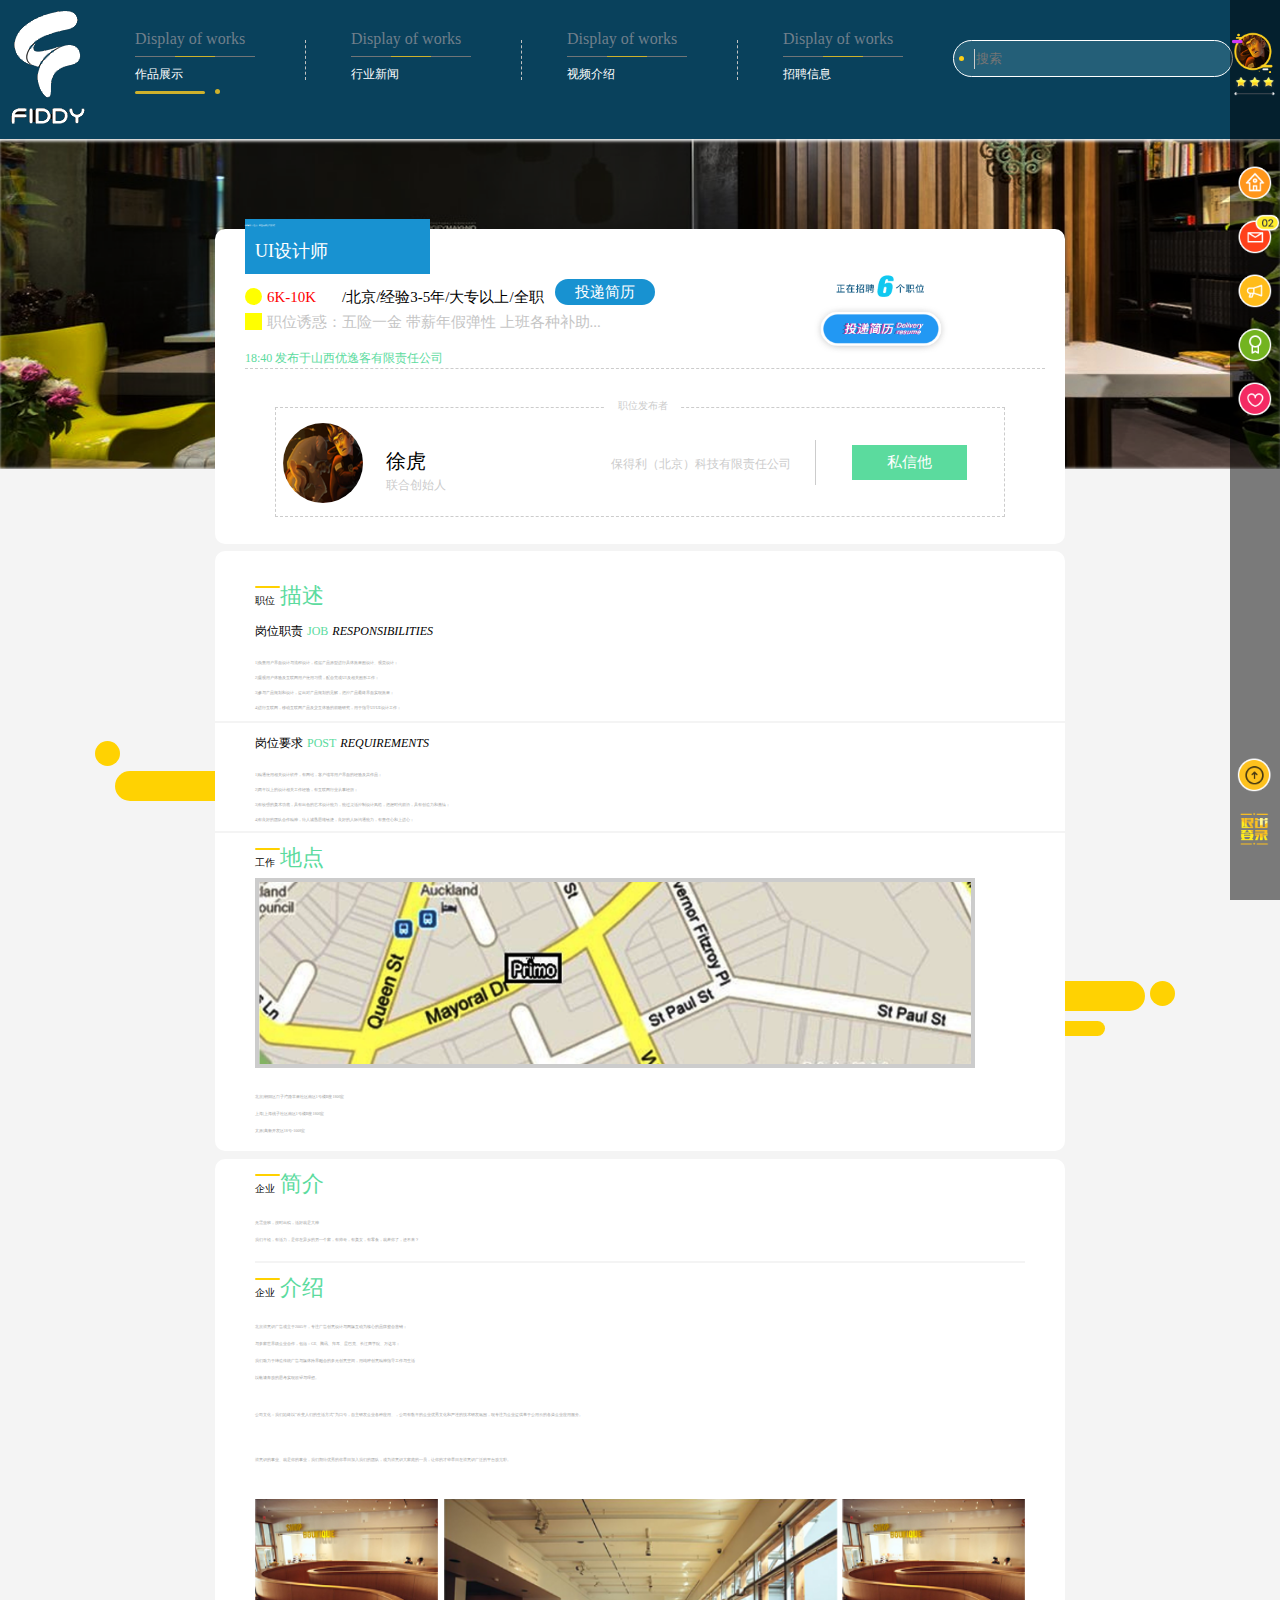
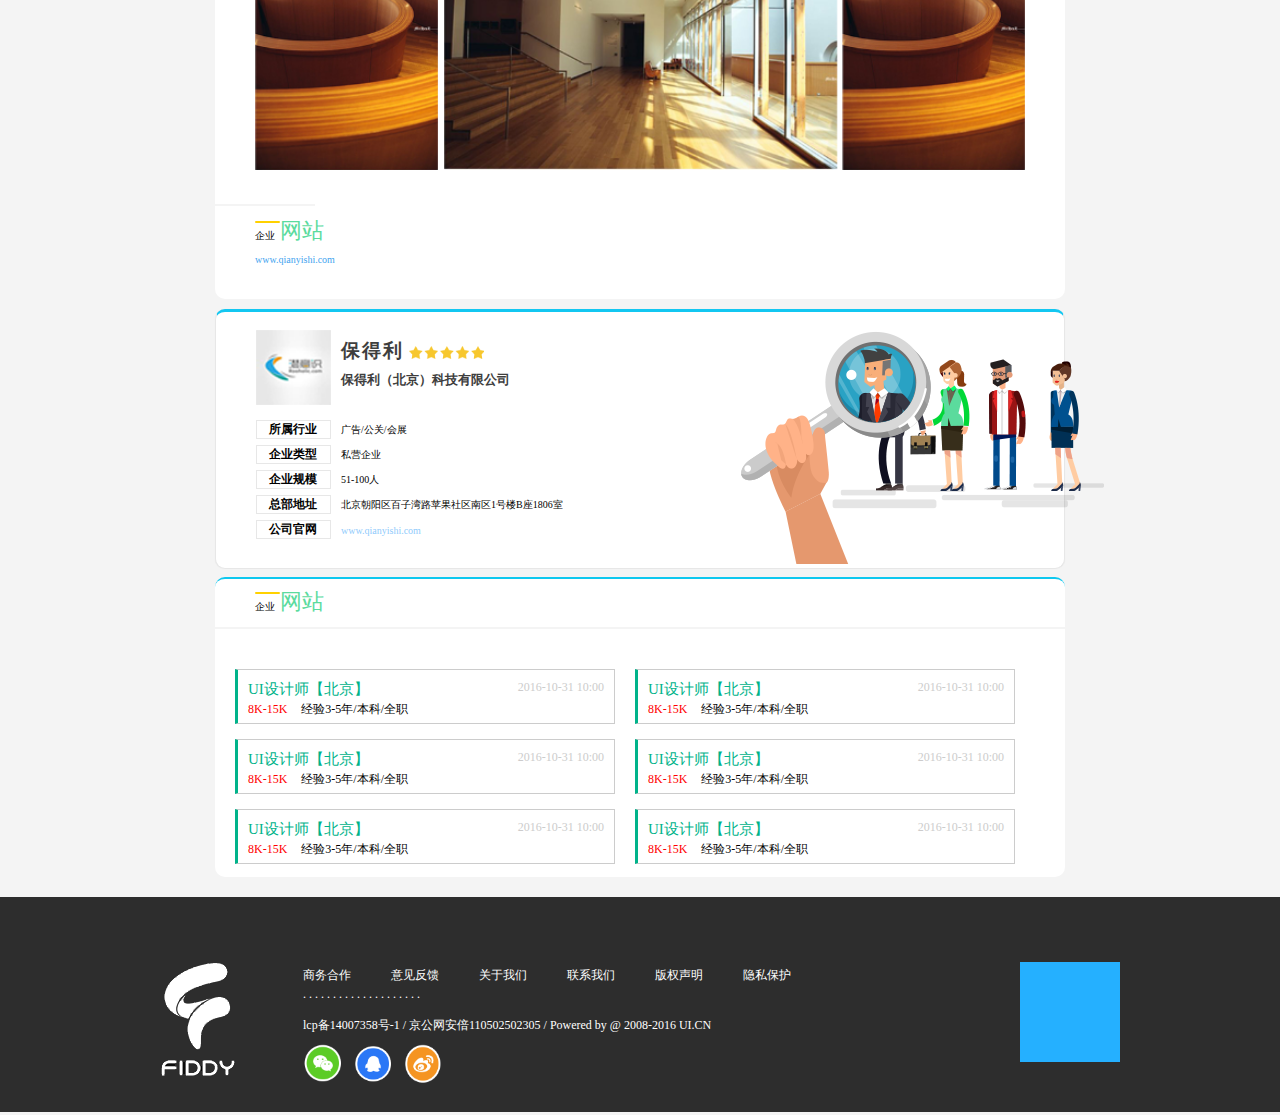
<file: recruit.html>
<!DOCTYPE html>
<html>
	<head>
		<meta charset="UTF-8">
		<title></title>
		<link rel="stylesheet" href="css/header.css" />
		<link rel="stylesheet" href="css/footer.css" />
		<link rel="stylesheet" type="text/css" href="css/company.css"/>
		<link rel="stylesheet" href="css/recruit.css" />
		<link rel="stylesheet" type="text/css" href="http://at.alicdn.com/t/font_0h9ezgcqhddkj4i.css"/>
		<script src='js/jquery.js'></script>
		<script src='js/company.js'></script>
	</head>
	<body>
		<!--头部-->
	<div id="header" style='background: #09415c;'>
		<div id="headerHe" >
		<div class="banner-fiddy"></div>
			<ul class="Hekuai">
				<li>Display of works</li>
				<li><div class="heng"><div></div></div></li>
				<li><a href="#">作品展示</a></li>
				<li><div class="tuo"></div><div class="tuoyuan"></div></li>
			</ul>
			<div class="ganggang"></div>
			<ul class="Hekuai">
				<li>Display of works</li>
				<li><div class="heng"><div></div></div></li>
				<li><a href="#">行业新闻</a></li>
			</ul>
			<div class="ganggang"></div>
			<ul class="Hekuai">
				<li>Display of works</li>
				<li><div class="heng"><div></div></div></li>
				<li><a href="#">视频介绍</a></li>
			</ul>
			<div class="ganggang"></div>

			<ul class="Hekuai">
				<li>Display of works</li>
				<li><div class="heng"><div></div></div></li>
				<li><a href="#">招聘信息</a></li>
			</ul>
			<!-- <div class="ganggang"></div> -->
            <!-- <div class="search"></div> -->
        <form method="get" id="searchform" action="">

            <fieldset class="search">
                        <div class="yuanxin"></div>
            <div class="shugang"></div>
	              <input type="text" class="boxss" name="s" id="s" class="inputText" placeholder="搜索" x-webkit-speech>
	              <button class="formbtn" title="SEARCH"> </button>
            </fieldset>
        </form>
		</div>
	</div>
		<!--banner-->
		<div class="box">
			<img src="img/xiangqing/b2.png" alt="" />
		</div>
		<!--UI设计师-->
		<div class="ui">
			<div class="wenzi">
				<span class="a">职位发布者</span>
			</div>
			<div class="fabu"></div>
			<img src="img/xiangqing/b3.png" alt="" class="kk" />
			<div class="sheji">
				<span class="one">保得利（北京）科技有限公司招聘</span>
				<span class="tow">UI设计师</span>
			</div>
			<div class="send">
				<div class="one">
					<div class="yuan">
						<a href="##" class="iconfont">&#xe629;</a>
					</div>
					<div class="a">
						<span class="aa">6K-10K</span>
					</div>
					<div class="b">
						<span class="bb">/北京/经验3-5年/大专以上/全职</span>
					</div>
				</div>
				<div class="one">
					<div class="liwu">
						<a href="" class="iconfont">&#xe68e;</a>
					</div>
					<div class="a">
						<span class="aa">职位诱惑：五险一金  带薪年假弹性  上班各种补助...</span>
					</div>
				</div>
				<div class="one">
					<div class="time">
						<span class="a">18:40  发布于山西优逸客有限责任公司</span>
					</div>
				</div>
			</div>
			<div class="jianli">
				<span class="a">投递简历</span>
			</div>
			<div class="xuhu">
				<div class="A">
					<img src="img/xiangqing/a6.png" alt="" class="a" />
				</div>
				<div class="B">
					<span class="a">徐虎</span>
					<span class="b">联合创始人</span>
				</div>
				<div class="C">
					<span class="a">保得利（北京）科技有限责任公司</span>
				</div>
				<div class="D">
					<span class="a">私信他</span>
				</div>
			</div>
		</div>
		<!--职位描述-->
		<div class="zhiwei">
			<div class="zhuangshi"></div>
			<div class="zhuangshi1"></div>
			<div class="zhuangshi3"></div>
			<div class="zhuangshi4"></div>
			<div class="zhuangshi5"></div>
			<div class="zhize">
				<div class="a">
					<div class="aa"></div>
					<span class="bb">职位</span>
					<span class="cc">描述</span>
				</div>
				<div class="b">
					<span class="aa">岗位职责</span>
					<span class="bb">JOB</span>
					<span class="cc"><i>RESPONSIBILITIES</i></span>
				</div>
				<div class="C">
					<div class="c">
						<span class="aa">1)负责用户界面设计与流程设计，根据产品原型进行具体效果图设计、视觉设计；</span>
					</div>
					<div class="c">
						<span class="aa">2)重视用户体验及互联网用户使用习惯，配合完成UI及相关图形工作；</span>
					</div>
					<div class="c">
						<span class="aa">3)参与产品规划和设计，提出对产品规划的见解，把控产品最终界面实现效果；</span>
					</div>
					<div class="c">
						<span class="aa">4)进行互联网，移动互联网产品及交互体验的前瞻研究，用于指导UI/UE设计工作；</span>
					</div>
				</div>
				
			</div>
			<div class="yaoqiu">
				<div class="b">
					<span class="aa">岗位要求</span>
					<span class="bb">POST</span>
					<span class="cc"><i>REQUIREMENTS</i></span>
				</div>
				<div class="C">
					<div class="c">
						<span class="aa">1)精通使用相关设计软件，有网站，客户端等用户界面的经验及其作品；</span>
					</div>
					<div class="c">
						<span class="aa">2)两年以上的设计相关工作经验，有互联网行业从事经历；</span>
					</div>
					<div class="c">
						<span class="aa">3)有较强的美术功底，具有出色的艺术设计能力，能过灵活控制设计风格，把握时代前沿，具有创造力和激情；</span>
					</div>
					<div class="c">
						<span class="aa">4)有良好的团队合作精神，待人诚恳思维敏捷，良好的人际沟通能力，有责任心和上进心；</span>
					</div>
				</div>
			</div>
			<div class="didian">
				<div class="a">
					<div class="aa"></div>
					<span class="bb">工作</span>
					<span class="cc">地点</span>
				</div>
				<div class="map">
					<img src="img/xiangqing/a1.png" alt="" class="a" />
				</div>
				<div class="C">
					<div class="c">
						<span class="aa">北京|朝阳区百子湾路苹果社区南区1号楼B座1806室</span>
					</div>
					<div class="c">
						<span class="aa">上海|上海桃子社区南区1号楼B座1806室</span>
					</div>
					<div class="c">
						<span class="aa">太原|高新开发区18号-1008室</span>
					</div>
				</div>
			</div>
		</div>
		<!--企业简介-->
		<div class="jian">
			<div class="jie">
				<div class="a">
					<div class="aa"></div>
					<span class="bb">企业</span>
					<span class="cc">简介</span>
				</div>
				<div class="C">
					<div class="c">
						<span class="aa">无需坐班，按时出稿，活好就是大神</span>
					</div>
					<div class="c">
						<span class="aa">我们年轻，有活力，是你在异乡的另一个家，有帅哥，有美女，有零食，就差你了，还不来？</span>
					</div>
				</div>
			</div>
			<div class="shao">
				<div class="aaa">
					<div class="aa"></div>
					<span class="bb">企业</span>
					<span class="cc">介绍</span>
				</div>
				<div class="C">
					<div class="c">
						<span class="aa">北京潜意识广告成立于2005年，专注广告创意设计与网媒互动为核心的品牌整合营销；</span>
					</div>
					<div class="c">
						<span class="aa">与多家世界级企业合作，包括：GE、腾讯、拜耳、星巴克、长江商学院、万达等；</span>
					</div>
					<div class="c">
						<span class="aa">我们致力于缔造传统广告与媒体跨界融合的多元创意空间，用纯粹创意精神指导工作与生活</span>
					</div>
					<div class="c">
						<span class="aa">以敬请奔放的思考实现欲望与理想。</span>
					</div>
					<div class="c">
						<span class="vv">公司文化：我们始终以“改变人们的生活方式”为口号，自主研发企业各种应用、，公司有数年的企业优秀文化和严谨的技术研发氛围，现专注为企业提供基于公用云的各类企业应用服务。</span>
					</div>
					<div class="c">
						<span class="ff">潜意识的事业、就是你的事业，我们期待优秀的你早日加入我们的团队，成为潜意识大家庭的一员，让你的才华早日在潜意识广泛的平台放光彩。</span>
					</div>
				</div>
			</div>
			<div class="lun">
				<div class="left">
					<img src="img/xiangqing/a3.png" alt="" class="b" />
				</div>
				<div class="zhong">
					<img src="img/xiangqing/a2.png" alt="" class="b" />
				</div>
				<!--<div class="right">
					<img src="img/xiangqing/a3.png" alt="" class="b" />
				</div>-->
			</div>
			<div class="com">
				<div class="a">
					<div class="aa"></div>
					<span class="bb">企业</span>
					<span class="cc">网站</span>
				</div>
			</div>
			<div class="CC">
					<a href="" class="b">www.qianyishi.com</a>
			</div>
		</div>
<!--宝葫芦-->
        <div id="mentality">
			<div class="mentalit">
				<div class="mentalit_1">
					<div class="mentalit_1_1">
						<img src="img/xiangqing/a8.png" alt="" />
					</div>
					<div class="mentalit_1_2">
						<div>
							<h3>保得利</h3>
							<img src="img/xiangqing/a9.png" alt="" /></br>
						</div>
						<div class="t">
							<h5>保得利（北京）科技有限公司</h5>
						</div>
					</div>
				</div>
			</div>
			<ul id="hangye">
				<li class="hangyes">
					<div class="left">
						<span class="iconfont">&#xe62a;</span>  <span class='a'>所属行业</span>
					</div>
					<p>广告/公关/会展</p>
				</li>
				<li class="hangyes">
					<div class="left">
						<span class="iconfont">&#xe62b;</span>  <span class='a'>企业类型</span>
					</div>
					<p>私营企业</p>
				</li>
				<li class="hangyes">
					<div class="left">
						<span class="iconfont">&#xe65d;</span>  <span class='a'>企业规模</span>
					</div>
					<p>51-100人</p>
				</li>
				<li class="hangyes">
					<div class="left">
						<span class="iconfont">&#xe649;</span>  <span class='a'>总部地址</span>
					</div>
					<p>北京朝阳区百子湾路苹果社区南区1号楼B座1806室</p>
				</li>
				<li class="hangyes">
					<div class="left">
						<span class="iconfont">&#xe649;</span>  <span class='a'>公司官网</span>
					</div>
					<a href="" class="cccc">www.qianyishi.com</a>
				</li>
			</ul>
			<div class="mentalit_2">
				<img src="img/xiangqing/b1.png" alt="" />
			</div>
		</div>
	<!--详细评论-->
	<div class="speek">
		<div class="x">
			<div class="a">
				<div class="aa"></div>
				<span class="bb">企业</span>
				<span class="cc">网站</span>
			</div>
		</div>
		<div class="j h">
			<span class="a">UI设计师【北京】</span>
			<span class="b">8K-15K</span>
			<span class="c">经验3-5年/本科/全职</span>
			<span class="d">2016-10-31 10:00</span>
		</div>
		<div class="j h">
			<span class="a">UI设计师【北京】</span>
			<span class="b">8K-15K</span>
			<span class="c">经验3-5年/本科/全职</span>
			<span class="d">2016-10-31 10:00</span>
		</div>
		<div class="j">
			<span class="a">UI设计师【北京】</span>
			<span class="b">8K-15K</span>
			<span class="c">经验3-5年/本科/全职</span>
			<span class="d">2016-10-31 10:00</span>
		</div>
		<div class="j">
			<span class="a">UI设计师【北京】</span>
			<span class="b">8K-15K</span>
			<span class="c">经验3-5年/本科/全职</span>
			<span class="d">2016-10-31 10:00</span>
		</div>
		<div class="j">
			<span class="a">UI设计师【北京】</span>
			<span class="b">8K-15K</span>
			<span class="c">经验3-5年/本科/全职</span>
			<span class="d">2016-10-31 10:00</span>
		</div>
		<div class="j">
			<span class="a">UI设计师【北京】</span>
			<span class="b">8K-15K</span>
			<span class="c">经验3-5年/本科/全职</span>
			<span class="d">2016-10-31 10:00</span>
		</div>
	</div>
<!--footer-->
	<div id="footer">
		<div class="footerBao">
			<img src="img/footer/logo.png" alt="">
			<div class="footerZiti">
				<ul>
					<li><a href="#" class='ss'>商务合作</a></li>
					<li><a href="#" class='ss'>意见反馈</a></li>
					<li><a href="#" class='ss'>关于我们</a></li>
					<li><a href="#" class='ss'>联系我们</a></li>
					<li><a href="#" class='ss'>版权声明</a></li>
					<li><a href="#" class='ss'>隐私保护</a></li>
				</ul>
				<span class='ss'>. . . . . . . . . . . . . . . . . . . .</span>
				<span class='ss'>lcp备14007358号-1 / 京公网安倍110502502305 / Powered by @ 2008-2016 UI.CN</span>
				<div class="imgtubiao">
					<a href="#"><img src="img/footer/qq.png" alt=""></a>
					<a href="#"><img src="img/footer/weixin.png" alt=""></a>
					<a href="#"><img src="img/footer/weibo.png" alt=""></a>
				</div>
			</div>
			<div class="bluehezi"></div>
		</div>
	</div>
	<!--右边的侧导航-->
		<div class="cenav">
			<div class="touxiang">
				<img src="img/xiangqing/a14.png" alt="" />
				<img src="img/xiangqing/a24.png" alt="" />
			</div>
			<div class="home">
				<div class="homepage_ce">
					<img src="img/xiangqing/a15.png" alt="" id="one_1"/>
					<div class="cang">
						<img src="img/xiangqing/a22.png" alt="" class="dingwei" />
						<span>主页</span>
					</div>
				</div>
				<div class="homepage_ce">
					<img src="img/xiangqing/a16.png" alt="" id="one_1"/>
					<img src="img/xiangqing/a23.png" alt="" class="two_1" />
					<div class="cang">
						<img src="img/xiangqing/a22.png" alt="" class="dingwei" />
					</div>
				</div>
				<div class="homepage_ce">
					<img src="img/xiangqing/a17.png" alt="" id="one_1"/>
					<div class="cang">
						<img src="img/xiangqing/a22.png" alt="" class="dingwei" />
					</div>
				</div>
				<div class="homepage_ce">
					<img src="img/xiangqing/a18.png" alt="" id="one_1"/>
					<div class="cang">
						<img src="img/xiangqing/a22.png" alt="" class="dingwei" />
					</div>
				</div>
				<div class="homepage_ce">
					<img src="img/xiangqing/a19.png" alt="" id="one_1"/>
					<div class="cang">
						<img src="img/xiangqing/a22.png" alt="" class="dingwei" />
					</div>
				</div>
			</div>
			<div class="tuichu">
				<div class="back">
					<img src="img/xiangqing/a20.png" alt="" />
				</div>
				<div class="tui">
					<img src="img/xiangqing/a21.png" alt="" />
				</div>
			</div>
		</div>
	<!--两侧的装饰-->
	</body>
</html>
</file>
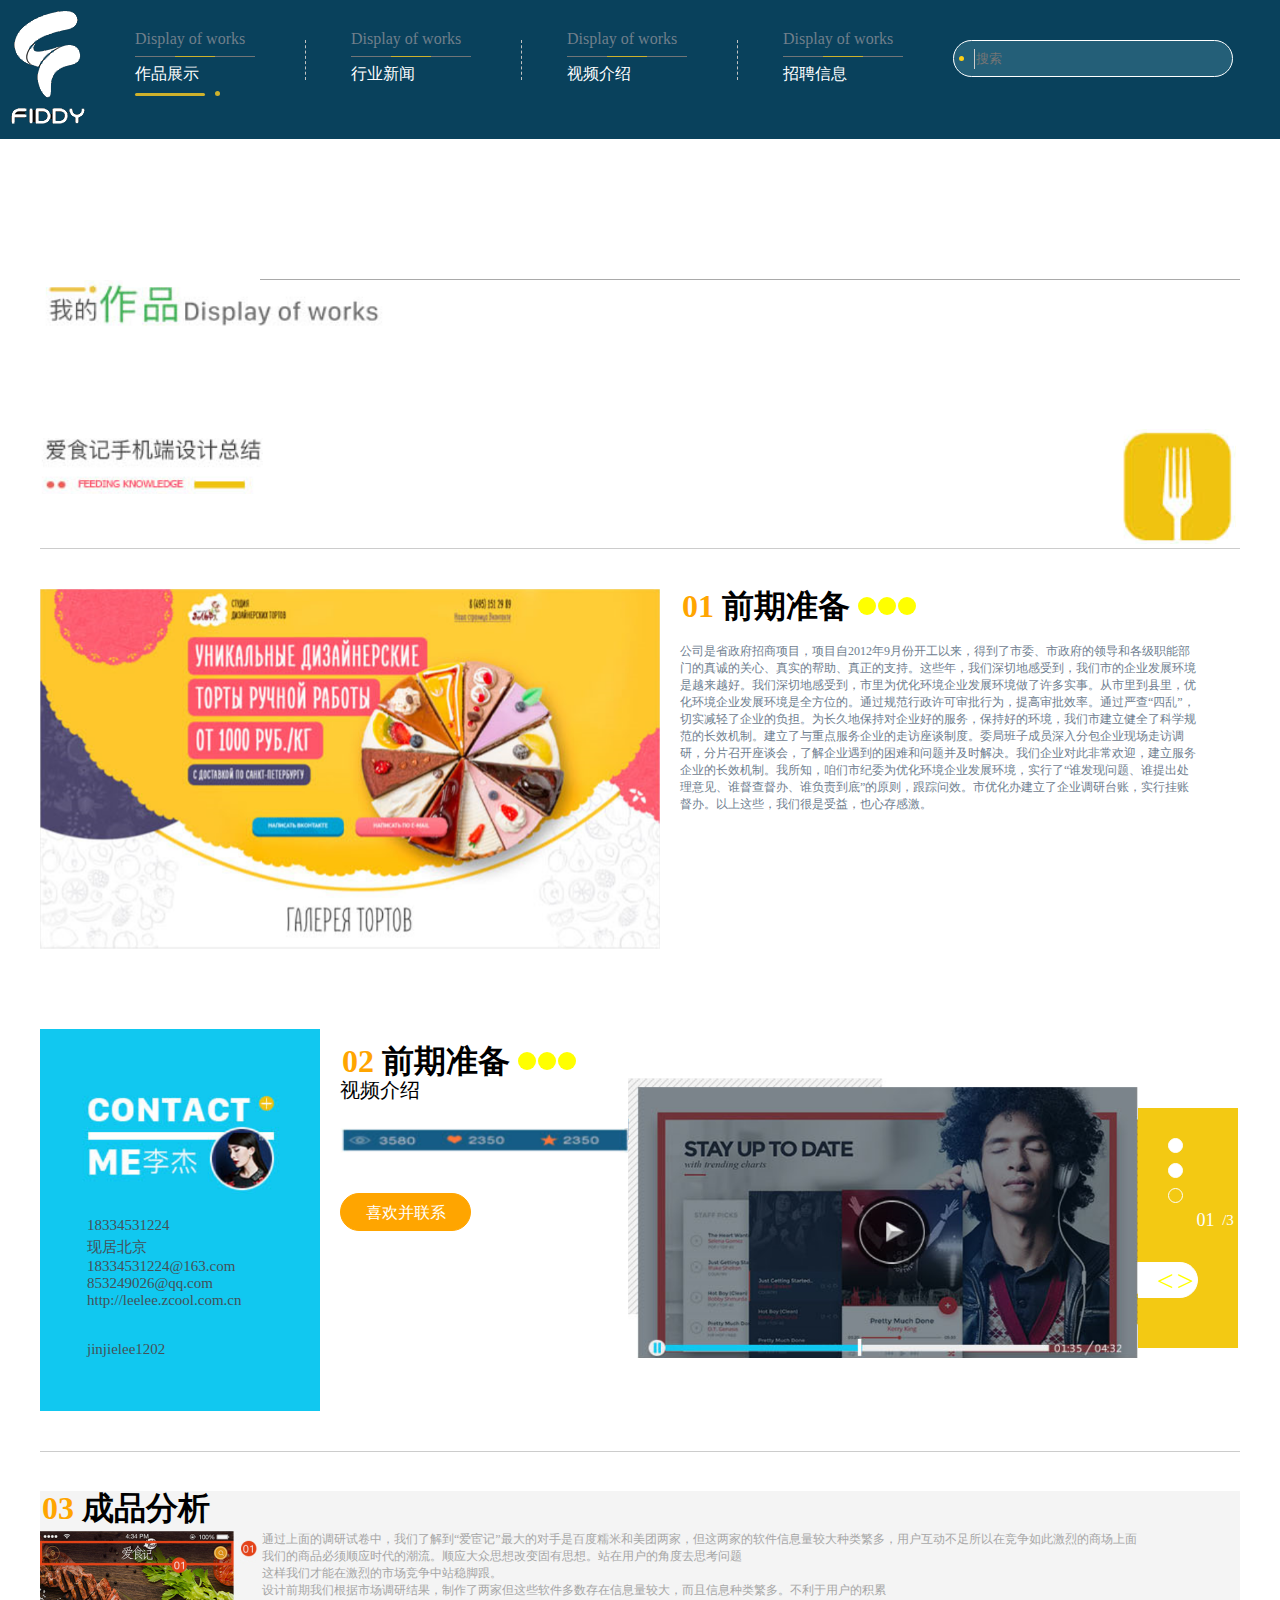
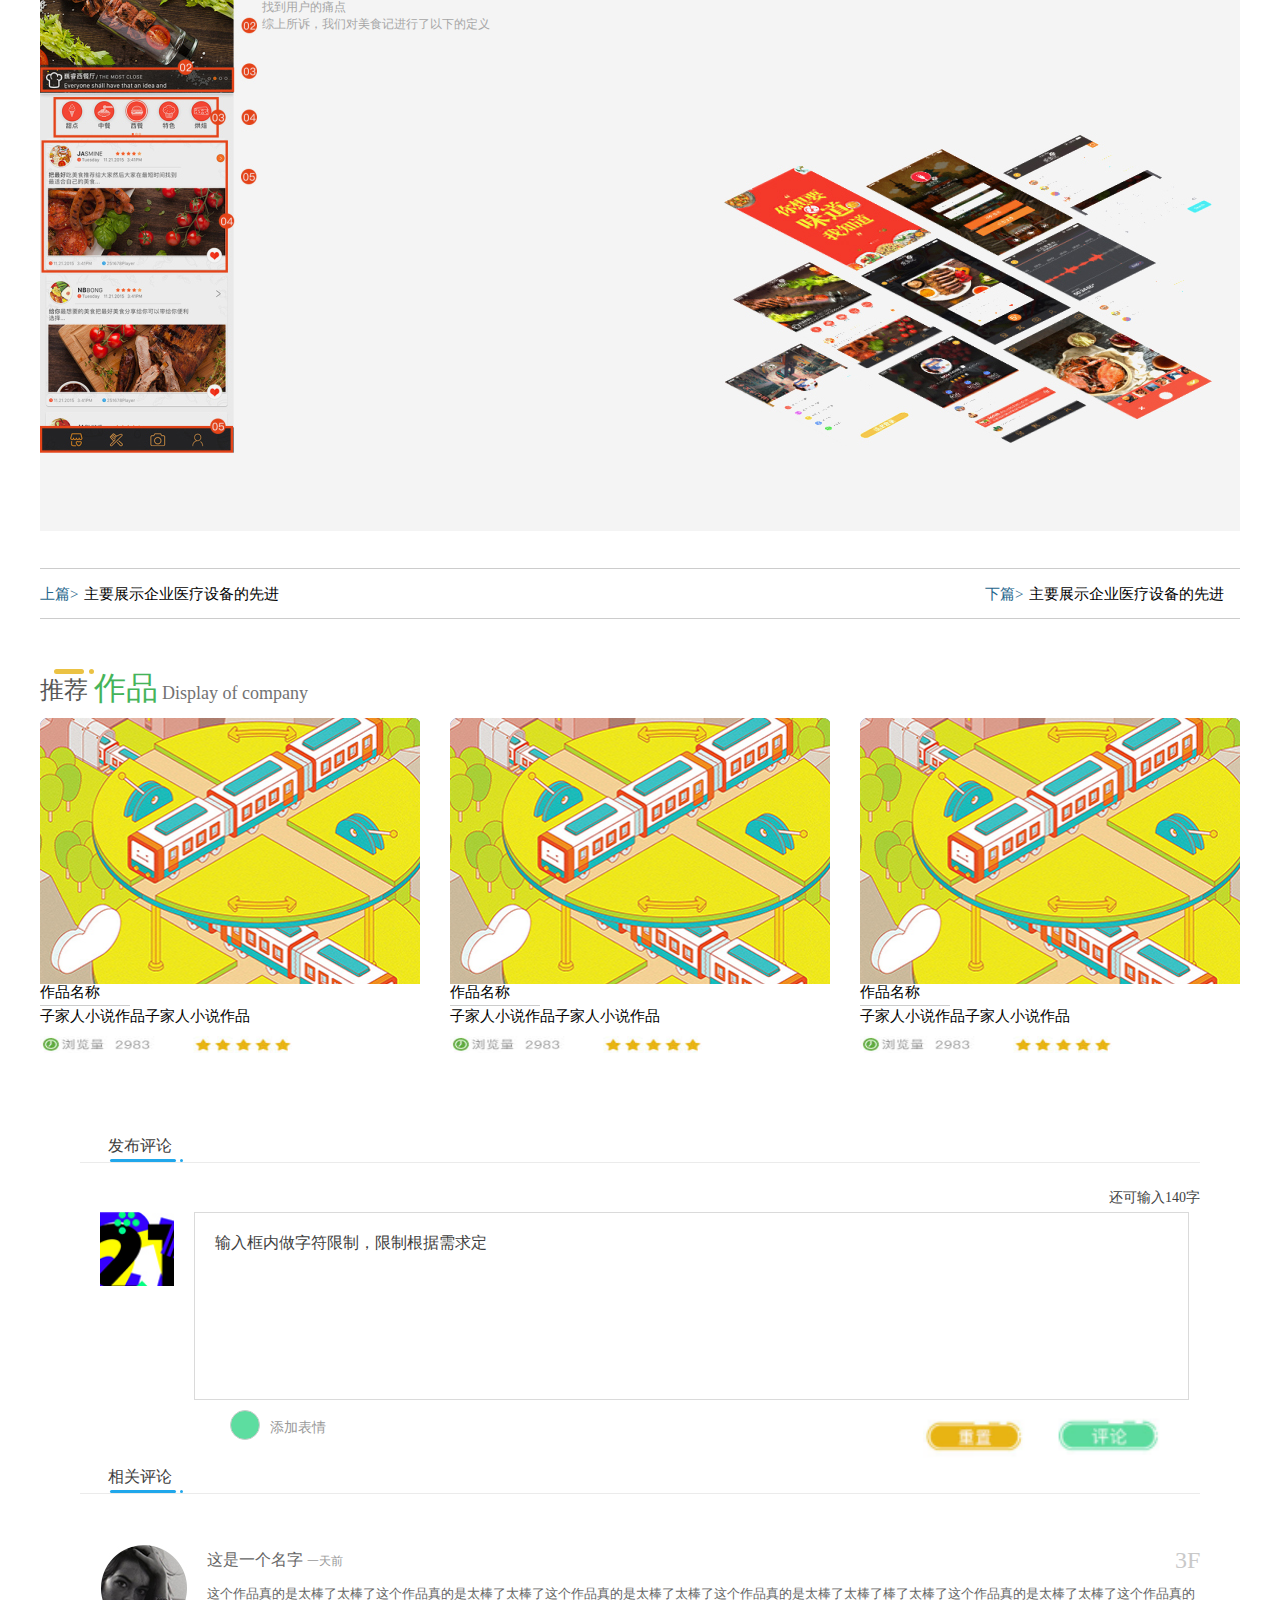
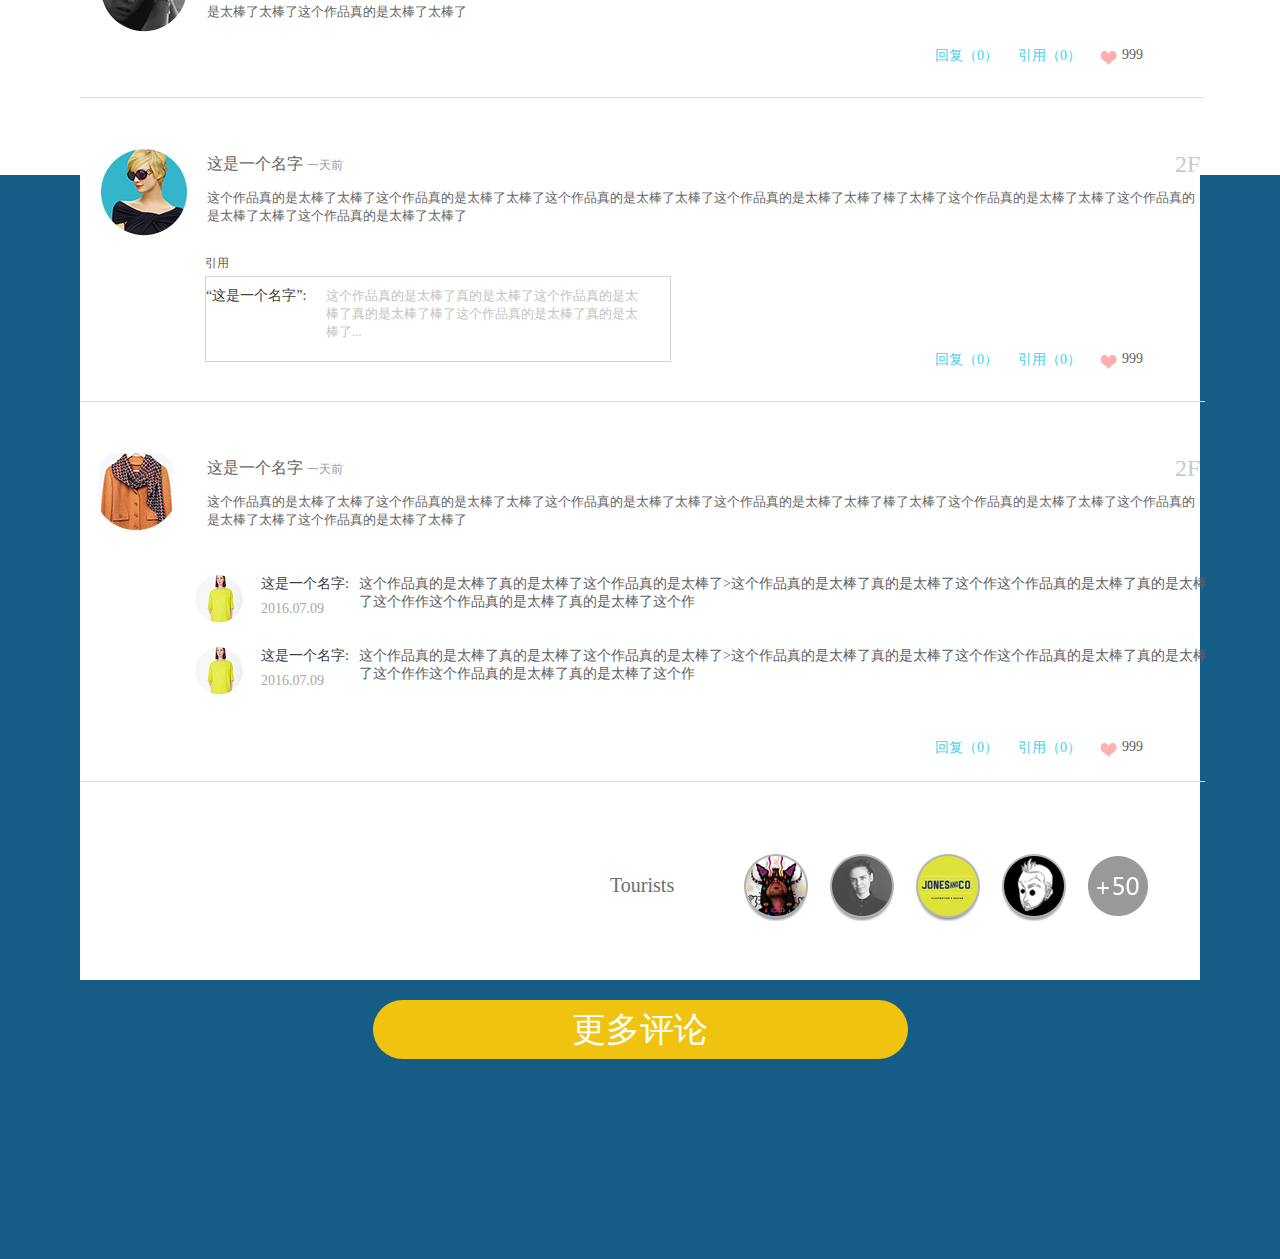
<file: tc.html>
<!DOCTYPE HTML PUBLIC "-//W3C//DTD HTML 4.01//EN" "http://www.w3.org/TR/html4/strict.dtd">
<html lang="en">
<head>
	<meta http-equiv="Content-Type" content="text/html;charset=UTF-8">
	<title>Document</title>
	<link rel="stylesheet" href="css/tc.css" />
	<link rel="stylesheet" href="css/header.css" />
	<link rel="stylesheet" href="css/footer1.css" />
	<script src="js/jquery.js"></script>
</head>
<body>
	<div class="zp-fk">
		<a href=""><img src="img/tanchuang/200.png"/></a>
		<a href=""><img src="img/tanchuang/201.png"/></a>
	</div>
	<div id="header" style="background: #09415c;">
		<div id="headerHe">
		<div class="banner-fiddy"></div>
			<ul class="Hekuai">
				<li>Display of works</li>
				<li><div class="heng"><div></div></div></li>
				<li><a href="#">作品展示</a></li>
				<li><div class="tuo"></div><div class="tuoyuan"></div></li>
			</ul>
			<div class="ganggang"></div>
			<ul class="Hekuai">
				<li>Display of works</li>
				<li><div class="heng"><div></div></div></li>
				<li><a href="#">行业新闻</a></li>
			</ul>
			<div class="ganggang"></div>
			<ul class="Hekuai">
				<li>Display of works</li>
				<li><div class="heng"><div></div></div></li>
				<li><a href="#">视频介绍</a></li>
			</ul>
			<div class="ganggang"></div>

			<ul class="Hekuai">
				<li>Display of works</li>
				<li><div class="heng"><div></div></div></li>
				<li><a href="#">招聘信息</a></li>
			</ul>
			<!-- <div class="ganggang"></div> -->
            <!-- <div class="search"></div> -->
        <form method="get" id="searchform" action="">

            <fieldset class="search">
                        <div class="yuanxin"></div>
            <div class="shugang"></div>
	              <input type="text" class="boxss" name="s" id="s" class="inputText" placeholder="搜索" x-webkit-speech>
	              <button class="formbtn" title="SEARCH"> </button>
            </fieldset>
        </form>
		</div>
	</div>
	<div class="wdjl-nr">
		<div class="wdjl-nnr">
			<div class="nnr-dybf">
				<div class="nnr-border"></div>
				<a href="" class="img">
					<img src="img/tanchuang/QQ截图20161029214559.png" alt="" />
				</a>
			</div>
			<div class="nnr-debf">
				<div class="debf-khd">
					<img src="img/tanchuang/QQ截图20161029214611.png" alt="" />
				</div>
				<a class="debf-logo">
					<img src="img/tanchuang/52.PNG" alt="" />
				</a>
			</div>
			<div class="dsbf">
				<a href="" class="dsbf-qqzb"><img src="img/tanchuang/50.PNG" class="img2" /></a>
				<div class="qqzb-wz">
					<div class="wz-bt">
						<div>01</div>
						<div>前期准备</div>
						<div></div>
						<div></div>
						<div></div>
					</div>
					<p class="qqzb-wz-wz">公司是省政府招商项目，项目自2012年9月份开工以来，得到了市委、市政府的领导和各级职能部门的真诚的关心、真实的帮助、真正的支持。这些年，我们深切地感受到，我们市的企业发展环境是越来越好。我们深切地感受到，市里为优化环境企业发展环境做了许多实事。从市里到县里，优化环境企业发展环境是全方位的。通过规范行政许可审批行为，提高审批效率。通过严查“四乱”，切实减轻了企业的负担。为长久地保持对企业好的服务，保持好的环境，我们市建立健全了科学规范的长效机制。建立了与重点服务企业的走访座谈制度。委局班子成员深入分包企业现场走访调研，分片召开座谈会，了解企业遇到的困难和问题并及时解决。我们企业对此非常欢迎，建立服务企业的长效机制。我所知，咱们市纪委为优化环境企业发展环境，实行了“谁发现问题、谁提出处理意见、谁督查督办、谁负责到底”的原则，跟踪问效。市优化办建立了企业调研台账，实行挂账督办。以上这些，我们很是受益，也心存感激。</p>
				</div>
			</div>
			<div class="dshbf">
				<div class="dshbf-zwjs">
					<a href=""class="dshbf-tx">
						<img src="img/tanchuang/46.PNG" alt="" />
					</a>
					<div class="zwjs">
						<span>18334531224</span>
						<span>现居北京</span>
						<span>18334531224@163.com<br />853249026@qq.com<br />http://leelee.zcool.com.cn</span>
						<span>jinjielee1202</span>
					</div>
				</div>
				<div class="dshbf-spjs">
					<div class="wz-bt">
						<div>02</div>
						<div>前期准备</div>
						<div></div>
						<div></div>
						<div></div>
					</div>
					<div class="spjs">
						<div class="spjs-d1">
							<span>视频介绍</span>
							<a href="">
								<img src="img/tanchuang/45.PNG" alt="" />
							</a>
							<div>喜欢并联系</div>
						</div>
						<div class="spjs-d2">
							<a href=""><img src="img/tanchuang/48.PNG" alt="" /></a>
							<div class="d2-xlb">
								<div>
									<span></span>
									<span></span>
									<span></span>
								</div>
								<div>
									<span>01</span>
									<span>/3</span>
								</div>
								<div>
										<span class="left">&gt;</span>
									    <span class="right">&lt;</span>	
								</div>
							</div>
						</div>
					</div>
				</div>
				<div class="dwbf">
					<div class="dwbf-x">
						<div class="dwbf-bt">
							<div class="wz-bt">
								<div>03</div>
								<div>成品分析</div>
							</div>
						</div>
						<div class="dwbf-nr">
							<a href=""><img src="img/tanchuang/115.png" alt="" /></a>
							<div>
								<p>通过上面的调研试卷中，我们了解到“爱宦记”最大的对手是百度糯米和美团两家，但这两家的软件信息量较大种类繁多，用户互动不足所以在竞争如此激烈的商场上面<br />我们的商品必须顺应时代的潮流。顺应大众思想改变固有思想。站在用户的角度去思考问题</p>
								<p>这样我们才能在激烈的市场竞争中站稳脚跟。</p>
								<p>设计前期我们根据市场调研结果，制作了两家但这些软件多数存在信息量较大，而且信息种类繁多。不利于用户的积累</p>
								<p>找到用户的痛点</p>
								<p>综上所诉，我们对美食记进行了以下的定义</p>
								<a href="">
									<img src="img/tanchuang/116.png" alt="" />
								</a>
							</div>
						</div>
					</div>
				</div>
				<div class="dlbf">
				     <div class="dlbf-l1">
				     	<span>上篇></span>
				     	<span>主要展示企业医疗设备的先进</span>
				     </div>
				     <div class="dlbf-l2">
				     	<span>下篇></span>
				     	<span>主要展示企业医疗设备的先进</span>
				     </div>
			    </div>
			    <div class="dqbf">
			    	<div class="tuijian-lefts">
						<div class='left-lefts'>
							<div class='cirs'></div>
							<div class='longs'></div>
							<div class='tuijian-words'>推荐</div>
						</div>
						<div class='left-mids'>作品</div>
						<div class='left-rights'>
							<div class='englishs'>Display of company</div>
						</div>
					</div>
					<div class="dqbf-twnr">
						<div class="dqbf-xfk">
							<a href="">
								<img src="img/tanchuang/121.png" alt="" />
							</a>
							<span>作品名称</span>
							<div>
								<div></div>
							</div>
							<p>子家人小说作品子家人小说作品</p>
							<a href=""><img src="img/tanchuang/57.PNG"/></a>
						</div>
						<div class="dqbf-xfk1">
							<a href="">
								<img src="img/tanchuang/121.png" alt="" />
							</a>
							<span>作品名称</span>
							<div>
								<div></div>
							</div>
							<p>子家人小说作品子家人小说作品</p>
							<a href=""><img src="img/tanchuang/57.PNG"/></a>
						</div>
						<div class="dqbf-xfk1">
							<a href="">
								<img src="img/tanchuang/121.png" alt="" />
							</a>
							<span>作品名称</span>
							<div>
								<div></div>
							</div>
							<p>子家人小说作品子家人小说作品</p>
							<a href=""><img src="img/tanchuang/57.PNG"/></a>
						</div>
					</div>
			    </div>
			</div>
		</div>
	</div>
	
	<div class='display'>
				<div class='content'>
					<div class='title'>
						<div class='fabu'>发布评论</div>
						<div class='long'></div>
						<div class='short'></div>
					</div>
					<div class='shuru'>还可输入140字</div>
					<div class='shuru-box'>
						<div class="touxiang">
							<img src="img/tanchuang/126.png" alt="">
						</div>
						<div class="shuru-word">
							<div class='yaoqiu'>输入框内做字符限制，限制根据需求定</div>
						</div>
					</div>
					<div class='biaoqing'>
						<div class='bq-left'>
							<div class='left-cir'></div>
							<div class="left-right">添加表情</div>
						</div>
						<div class='bq-right'>
							<div class='chongzhi'><img src="img/tanchuang/QQ截图20161029214701.png" alt=""></div>
							<div class='chongzhi'><img src="img/tanchuang/QQ截图20161029214710.png" alt=""></div>
						</div>
					</div>
					<div class='title'>
						<div class='fabu'>相关评论</div>
						<div class='long'></div>
						<div class='short'></div>
					</div>
					<div class='geren'>
						<div class="geren-content">
							<div class='geren-left'>
								<img src="img/tanchuang/127.png" alt="">
							</div>
							<div class='geren-right'>
								<div class='right-top'> 
									<span class='name'>这是一个名字</span>
									<span class='shijian'>一天前</span>
									<div class='floor'>3F</div>
								</div>
								<div class='pingjia'>这个作品真的是太棒了太棒了这个作品真的是太棒了太棒了这个作品真的是太棒了太棒了这个作品真的是太棒了太棒了棒了太棒了这个作品真的是太棒了太棒了这个作品真的是太棒了太棒了这个作品真的是太棒了太棒了</div>
							</div>
						</div>
						<div class="aixin">
							<div class='aixin-content'>
								<div class='huifu'>回复（0）</div>
								<div class='huifu'>引用（0）</div>
								<div class='tupian'>
									<img src="img/tanchuang/236.png" alt="">
									999
								</div>
							</div>
						</div>
					</div>
					<div class='geren2'>
						<div class="geren-content">
							<div class='geren-left'>
								<img src="img/tanchuang/128.png" alt="">
							</div>
							<div class='geren-right'>
								<div class='right-top'> 
									<span class='name'>这是一个名字</span>
									<span class='shijian'>一天前</span>
									<div class='floor'>2F</div>
								</div>
								<div class='pingjia'>这个作品真的是太棒了太棒了这个作品真的是太棒了太棒了这个作品真的是太棒了太棒了这个作品真的是太棒了太棒了棒了太棒了这个作品真的是太棒了太棒了这个作品真的是太棒了太棒了这个作品真的是太棒了太棒了</div>
							</div>
						</div>
						
						<div class="aixin">
							<div class='yinyong'>
								<div class='yinyong-word'>引用</div>
								<div class='yinyongkuang'>
									<div class='yinyong-left'>“这是一个名字”:</div>
									<div class='yinyong-right'>
										这个作品真的是太棒了真的是太棒了这个作品真的是太棒了真的是太棒了棒了这个作品真的是太棒了真的是太棒了...
									</div>
								</div>
							</div>
							<div class='aixin-content2'>
								<div class='huifu'>回复（0）</div>
								<div class='huifu'>引用（0）</div>
								<div class='tupian'>
									<img src="img/tanchuang/236.png" alt="">
									999
								</div>
							</div>
						</div>
					</div>
					<div class='geren3'>
						<div class="geren-content">
							<div class='geren-left'>
								<img src="img/tanchuang/129.png" alt="">
							</div>
							<div class='geren-right'>
								<div class='right-top'> 
									<span class='name'>这是一个名字</span>
									<span class='shijian'>一天前</span>
									<div class='floor'>2F</div>
								</div>
								<div class='pingjia'>这个作品真的是太棒了太棒了这个作品真的是太棒了太棒了这个作品真的是太棒了太棒了这个作品真的是太棒了太棒了棒了太棒了这个作品真的是太棒了太棒了这个作品真的是太棒了太棒了这个作品真的是太棒了太棒了</div>
							</div>
						</div>
						
						<div class="aixin3">
							<div class='bieren'>
								<div class='bieren-left'>
									<img src="img/tanchuang/230.png" alt="">
								</div>
								<div class='bieren-mid'>
									<div class='this'>这是一个名字:</div>
									<div class='time'> 2016.07.09</div>
								</div>
								<div class='bieren-right'>这个作品真的是太棒了真的是太棒了这个作品真的是太棒了>这个作品真的是太棒了真的是太棒了这个作这个作品真的是太棒了真的是太棒了这个作作这个作品真的是太棒了真的是太棒了这个作</div>
							</div>
							<div class='bieren'>
								<div class='bieren-left'>
									<img src="img/tanchuang/230.png" alt="">
								</div>
								<div class='bieren-mid'>
									<div class='this'>这是一个名字:</div>
									<div class='time'> 2016.07.09</div>
								</div>
								<div class='bieren-right'>这个作品真的是太棒了真的是太棒了这个作品真的是太棒了>这个作品真的是太棒了真的是太棒了这个作这个作品真的是太棒了真的是太棒了这个作作这个作品真的是太棒了真的是太棒了这个作</div>
							</div>
							<div class='aixin-content3'>
								<div class='huifu'>回复（0）</div>
								<div class='huifu'>引用（0）</div>
								<div class='tupian'>
									<img src="img/tanchuang/236.png" alt="">
									999
								</div>
							</div>
						</div>
					</div>
					<div class='tourist'>
						<div class='tour-pic'>
							<div class='tour-text'>Tourists</div>
							<div class='pic-box'>
								<img src="img/tanchuang/231.png" alt="">
							</div>
							<div class='pic-box'>
								<img src="img/tanchuang/232.png" alt="">
							</div>
							<div class='pic-box'>
								<img src="img/tanchuang/233.png" alt="">
							</div>
							<div class='pic-box'>
								<img src="img/tanchuang/234.png" alt="">
							</div>
							<div class='pic-box'>
								<img src="img/tanchuang/235.png" alt="">
							</div>
						</div>
					</div>
				</div>
				<div class='blue'></div>
				<div class='button'>更多评论</div>
				<div class='null'></div>
	</div>
</body>
</html>
<script>
		$(document).ready(function(){
			$(".wdjl-nr").on("click",function(){
				$(".zp-fk").css("display","block");
			})
			$(".zp-fk a").on("click",function(){
				$(".zp-fk").css("display","none");
			})
		})
</script>
</file>
<file: css/index.css>
@charset "UTF-8";
* {
  margin: 0;
  padding: 0;
  list-style: none;
  box-sizing: border-box;
  position: relative;
  font-family: "微软雅黑";
}

a {
  text-decoration: none;
}

img {
  border: 0;
}

/*内宽$inner-width*/
/*文章颜色$articleColor*/
/*标题的颜色$titleColor*/
/*图片路径$imgpath:"../img";*/
/*盒子模型*/
/*正方体盒子模型*/
/*检测使用*/
/*垂直居中vertical*/
/*水平居中level*/
/*全居中center*/
/*园*/
/*边框*/
.banner {
  width: 100%;
  height: 835px;
  background: url("../img/home/banner1_02.jpg") no-repeat;
  background-size: 100%;
}

.banner .zhao {
  width: 100%;
  height: 835px;
  background: rgba(22, 92, 118, 0.8);
}

.banner .zhao .green-box {
  position: absolute;
  right: 165px;
  bottom: 51px;
  z-index: 1;
  width: 420px;
  height: 480px;
  background: rgba(29, 212, 115, 0.4);
}

.banner .zhao .banner-content {
  width: 1438px;
  height: 745px;
  overflow: hidden;
  position: absolute;
  left: 0;
  right: 0;
  margin: auto;
  z-index: 2;
  top: 80px;
}

.banner .zhao .banner-content img {
  display: none;
  position: absolute;
  left: 0;
  top: 0;
}

.banner .zhao .banner-content img:nth-of-type(1) {
  display: block;
}

.banner .zhao .big-fang {
  width: 150px;
  height: 150px;
  position: absolute;
  left: 43px;
  bottom: 142px;
  background: rgba(232, 188, 15, 0.4);
  z-index: 3;
}

.banner .zhao .small-fang {
  width: 66px;
  height: 66px;
  position: absolute;
  left: 10px;
  bottom: 260px;
  background: rgba(232, 188, 15, 0.4);
  z-index: 3;
}

.banner .zhao .select-box {
  width: 120px;
  height: 240px;
  position: absolute;
  right: 110px;
  bottom: 116px;
  background: #f0c310;
  z-index: 3;
  overflow: hidden;
}

.banner .zhao .select-box .select-list {
  width: 16px;
  height: 96px;
  margin: 0 auto;
  margin-top: 38px;
  margin-left: 25px;
}

.banner .zhao .select-box .select-list .listname {
  width: 16px;
  height: 16px;
  border-radius: 50%;
  background: #fff;
  border: 3px solid #fff;
  margin-bottom: 11px;
  box-sizing: border-box;
}

.banner .zhao .select-box .select-list .listname:nth-of-type(1) {
  border: 3px solid #fff;
  background: #f0c310;
}

.banner .zhao .select-box .xuhao {
  width: 47px;
  height: 20px;
  float: right;
  margin-right: 18px;
  margin-bottom: 104px;
}

.banner .zhao .select-box .xuhao .zeroone {
  font-size: 26px;
  color: #fff;
}

.banner .zhao .select-box .xuhao .three {
  font-size: 22px;
  color: #fff;
}

.banner .zhao .select-box .xuhao div {
  height: 26px;
  width: 26px;
  float: left;
  position: relative;
  overflow: hidden;
}

.banner .zhao .select-box .xuhao div .zeroone {
  font-size: 26px;
  color: #fff;
  position: absolute;
  left: 0;
  top: 0;
  opacity: 0;
}

.banner .zhao .select-box .xuhao div .zeroone:nth-of-type(1) {
  opacity: 1;
}

.banner .zhao .select-box .fangxiang {
  width: 86px;
  height: 36px;
  background: #fff;
  line-height: 36px;
  border-radius: 20px;
  margin-left: -30px;
  margin-top: 40px;
}

.banner .zhao .select-box .fangxiang .left {
  color: #e8bc0f;
  font-size: 24px;
  float: right;
  margin-right: 10px;
}

.banner .zhao .select-box .fangxiang .right {
  color: #e8bc0f;
  font-size: 24px;
  float: right;
  margin-right: 5px;
}

.banner .zhao .blue-box {
  width: 590px;
  height: 258px;
  background: #10c8f0;
  position: absolute;
  left: 119px;
  bottom: 217px;
  z-index: 3;
}

.banner .zhao .blue-box .words-box {
  margin-top: 30px;
}

.banner .zhao .blue-box .words-box .collection {
  width: 100%;
  height: 44px;
  margin-left: 80px;
  color: #fff;
  font-size: 60px;
  font-weight: bold;
}

.banner .zhao .blue-box .words-box .line {
  width: 288px;
  height: 8px;
  background: #fff;
  margin-top: 22px;
  margin-left: 80px;
}

.banner .zhao .blue-box .words-box .text {
  margin-left: 80px;
  color: #fff;
  font-size: 24px;
  font-family: "微软雅黑";
  margin-top: 22px;
}

.banner .zhao .data {
  width: 1200px;
  height: 219px;
  position: absolute;
  left: 0;
  right: 0;
  margin: auto;
  z-index: 4;
  top: 770px;
  background: #fff;
}

.banner .zhao .data .data-top {
  width: 1103px;
  height: 138px;
  margin: 0 auto;
  border-bottom: 1px dashed #cbcbcb;
}

.banner .zhao .data .data-top .data-topleft {
  width: 334px;
  height: 44px;
  float: left;
  line-height: 44px;
  margin-top: 50px;
  margin-left: 27px;
}

.banner .zhao .data .data-top .data-topleft .topleft-left {
  width: 160px;
  height: 100%;
  float: left;
  border-right: 1px dashed #cbcbcb;
}

.banner .zhao .data .data-top .data-topleft .topleft-left .plane {
  float: left;
  height: 44px;
}

.banner .zhao .data .data-top .data-topleft .topleft-left .number {
  float: left;
  font-size: 50px;
  color: #40d1f1;
  margin-left: 20px;
}

.banner .zhao .data .data-top .data-topleft .topleft-left .origial {
  color: #f0c310;
}

.banner .zhao .data .data-top .data-topleft .topleft-left .green {
  color: #32d486;
}

.banner .zhao .data .data-top .data-topleft .topleft-left .blue {
  color: #40d1f1;
}

.banner .zhao .data .data-top .data-topleft .topleft-right {
  width: 160px;
  height: 100%;
  float: left;
}

.banner .zhao .data .data-top .data-topleft .topleft-right h2 {
  color: #757575;
  font-size: 16px;
  width: 100%;
  height: 22px;
  line-height: 22px;
  margin-left: 15px;
}

.banner .zhao .data .data-top .data-topleft .topleft-right h4 {
  color: #757575;
  font-size: 16px;
  width: 100%;
  height: 22px;
  line-height: 22px;
  margin-left: 15px;
}

.banner .zhao .data .data-top .data-topleft .topleft-right h4 .origial {
  color: #f0c310;
}

.banner .zhao .data .data-top .data-topleft .topleft-right h4 .green {
  color: #32d486;
}

.banner .zhao .data .data-top .data-topleft .topleft-right h4 .blue {
  color: #40d1f1;
}

.banner .zhao .data .data-top .data-topleft .data-topleft:nth-of-type(1) {
  margin-left: 0;
}

.banner .zhao .data .data-bottom {
  width: 1103px;
  height: 44px;
  margin: 0 auto;
  line-height: 44px;
  margin-top: 20px;
}

.banner .zhao .data .data-bottom img {
  float: left;
  margin-left: 30px;
}

.banner .zhao .data .data-bottom h4 {
  float: left;
  color: #666;
  font-size: 20px;
  margin-left: 30px;
}

.banner .zhao .data .data-bottom .date {
  width: 100px;
  height: 30px;
  background: #07b0d5;
  border-radius: 20px;
  float: left;
  margin-left: 30px;
  color: #fff;
  font-size: 18px;
  line-height: 30px;
  margin-top: 5px;
  text-align: center;
}

.content {
  width: 100%;
  height: 2044px;
  background: #f4f4f4;
}

.content .content-box {
  width: 1200px;
  height: 1690px;
  position: absolute;
  top: 0;
  bottom: 0;
  left: 0;
  right: 0;
  margin: auto;
}

.search-box {
  width: 1200px;
  height: 80px;
}

.search-box .search {
  width: 995px;
  height: 78px;
  border: 1px solid #c7c7c7;
  float: left;
  background: #f4f4f4;
  color: #cccccc;
  font-size: 20px;
}

.search-box .search-word {
  width: 180px;
  height: 78px;
  background: #40d1f1;
  color: #fff;
  line-height: 78px;
  text-align: center;
  font-size: 30px;
  float: left;
  margin-left: 25px;
}

.address {
  width: 1200px;
  height: 32px;
  margin-top: 50px;
}

.address .area {
  width: 226px;
  height: 30px;
  border: 1px solid #c7c7c7;
  float: left;
  margin-left: 17px;
  color: #666;
  font-size: 12px;
  line-height: 30px;
}

.address .area span {
  margin-left: 6px;
}

.address .area .sanjiao {
  width: 7px;
  height: 7px;
  right: 2px;
  bottom: 14px;
  position: absolute;
  float: right;
}

.address .area img {
  width: 7px;
}

.address .area:nth-of-type(1) {
  margin-left: 0;
}

.design {
  width: 1200px;
  height: 1028px;
  border: 1px solid #c7c7c7;
  margin-top: 52px;
}

.design .design-first {
  width: 1144px;
  height: 170px;
  border-bottom: 1px solid #e6e6e6;
  margin: 0 auto;
}

.design .design-first .design-left {
  width: 558px;
  height: 110px;
  float: left;
  margin-top: 30px;
}

.design .design-first .design-left img {
  height: 110px;
  float: left;
}

.design .design-first .design-left .designcontent-left {
  width: 245px;
  height: 100px;
  margin-left: 40px;
  float: left;
  margin-top: 5px;
}

.design .design-first .design-left .designcontent-left .title {
  color: #3f3f3f;
  font-size: 20px;
  margin-top: 10px;
}

.design .design-first .design-left .designcontent-left .daiyu {
  height: 12px;
  font-size: 14px;
  margin-top: 10px;
}

.design .design-first .design-left .designcontent-left .daiyu span {
  color: #999;
}

.design .design-first .design-left .designcontent-left .daiyu span:nth-of-type(2) {
  color: #f1d47b;
  margin-left: 10px;
}

.design .design-first .design-left .designcontent-left .daiyu span:nth-of-type(3) {
  margin-left: 10px;
}

.design .design-first .design-left .designcontent-left .daiyu span:nth-of-type(4) {
  margin-left: 10px;
}

.design .design-first .design-left .designcontent-left .didian {
  height: 12px;
  font-size: 14px;
  color: #999;
  margin-top: 14px;
}

.design .design-first .design-right {
  width: 581px;
  height: 92px;
  float: left;
  margin-top: 30px;
  border-left: 1px solid #e6e6e6;
}

.design .design-first .design-right .designcontent-left {
  width: 245px;
  height: 100px;
  margin-left: 40px;
  float: left;
  margin-top: 5px;
}

.design .design-first .design-right .designcontent-left .title {
  color: #3f3f3f;
  font-size: 20px;
  margin-top: 10px;
}

.design .design-first .design-right .designcontent-left .daiyu {
  height: 12px;
  font-size: 14px;
  margin-top: 10px;
}

.design .design-first .design-right .designcontent-left .daiyu span {
  color: #999;
}

.design .design-first .design-right .designcontent-left .daiyu span:nth-of-type(2) {
  margin-left: 10px;
}

.design .design-first .design-right .designcontent-left .didian {
  margin-top: 20px;
}

.design .design-first .design-right .designcontent-left .didian .chuangyi {
  width: 60px;
  height: 22px;
  font-size: 14px;
  color: #999;
  text-align: center;
  line-height: 22px;
  float: left;
  margin-right: 5px;
  border-radius: 2px;
  border: 1px solid #c7c7c7;
}

.design .design-first .design-right .lingdao {
  width: 138px;
  height: 42px;
  float: right;
  background: #40d1f1;
  line-height: 42px;
  text-align: center;
  font-size: 22px;
  color: #fff;
  border-radius: 10px;
  font-family: "微软雅黑";
  margin-top: 30px;
}

.click {
  width: 528px;
  height: 28px;
  margin: 0 auto;
  margin-top: 76px;
  line-height: 28px;
}

.click a {
  display: block;
  color: #999;
  float: left;
  margin-left: 10px;
}

.click .click-box {
  color: #999;
  font-size: 14px;
  width: 22px;
  height: 22px;
  line-height: 22px;
  text-align: center;
  border: 1px solid #c7c7c7;
  display: block;
  float: left;
  margin-top: 3px;
}

.click .diji {
  width: 38px;
  height: 22px;
  border: 1px solid #c7c7c7;
  margin-top: 3px;
}

.tuijian {
  width: 1200px;
  height: 58px;
  margin: 0 auto;
  margin-top: 68px;
}

.tuijian .tuijian-left {
  width: 322px;
  height: 58px;
  float: left;
}

.tuijian .tuijian-left .left-left {
  width: 54px;
  height: 38px;
  float: left;
  margin-top: 10px;
}

.tuijian .tuijian-left .left-left .cir {
  width: 5px;
  height: 5px;
  background: #ebc243;
  float: right;
  margin-left: 5px;
  border-radius: 50%;
}

.tuijian .tuijian-left .left-left .long {
  width: 30px;
  height: 5px;
  background: #ebc243;
  float: right;
  border-radius: 20px;
}

.tuijian .tuijian-left .left-left .tuijian-word {
  font-size: 24px;
  color: #575757;
  font-family: "文悦古体仿宋（非商业用途）";
}

.tuijian .tuijian-left .left-mid {
  width: 68px;
  height: 58px;
  float: left;
  color: #45b45a;
  line-height: 58px;
  font-size: 32px;
  font-family: "文悦古体仿宋（非商业用途）";
}

.tuijian .tuijian-left .left-right {
  width: 198px;
  height: 58px;
  float: left;
  line-height: 68px;
  font-size: 23px;
  color: #727272;
}

.tuijian .tuijian-right {
  width: 74px;
  height: 8px;
  float: right;
  line-height: 58px;
  margin-top: 25px;
}

.tuijian .tuijian-right .circle {
  width: 5px;
  height: 5px;
  background: #48abff;
  border-radius: 50%;
  float: left;
  margin-right: 5px;
}

.tuijian .tuijian-right .long {
  width: 20px;
  height: 5px;
  border-radius: 20px;
  background: #48abff;
  float: left;
  margin-right: 5px;
}

.tuijian-pic {
  width: 1200px;
  height: 278px;
  margin-top: 48px;
}

.tuijian-pic a {
  float: left;
  width: 278px;
  height: 278px;
  margin-left: 28px;
}

.tuijian-pic a:nth-of-type(1) {
  margin-left: 0;
}

.tuijian-pic a:nth-of-type(2) .zhezhao {
  position: absolute;
  left: 0;
  top: 0;
  width: 100%;
  height: 100%;
  z-index: 2;
  border-radius: 10px;
  background: rgba(0, 0, 0, 0.6);
}

.tuijian-pic a:nth-of-type(2) .zhezhao div {
  position: absolute;
  left: 0;
  top: 0;
  z-index: 45;
}

.tuijian-pic a:nth-of-type(2) .zhezhao div .text-content {
  width: 216px;
  height: 190px;
  margin-left: 30px;
  margin-top: 40px;
}

.tuijian-pic a:nth-of-type(2) .zhezhao div .text-content h2 {
  font-size: 24px;
  color: #fff;
  text-align: center;
}

.tuijian-pic a:nth-of-type(2) .zhezhao div .text-content .kong {
  width: 34px;
  height: 2px;
  background: #fff;
  margin: 0 auto;
  margin-top: 50px;
  margin-left: 84px;
}

.tuijian-pic a:nth-of-type(2) .zhezhao div .text-content p {
  display: block;
  width: 200px;
  height: 60px;
  padding-top: 40px;
  margin: 0 auto;
  font-size: 14px;
  color: #fff;
}

.tuijian-pic a:nth-of-type(2) .zhezhao div .text-content .showmore {
  width: 122px;
  height: 34px;
  border: 1px solid #fff;
  margin: 0 auto;
  line-height: 34px;
  text-align: center;
  font-size: 24px;
  color: #fff;
  border-radius: 6px;
  margin-top: 160px;
  margin-left: 50px;
}

#fixed {
  width: 50px;
  height: 998px;
  background: #242629;
  position: fixed;
  right: 0;
  top: 0;
}

#fixed .fixed-cir {
  width: 34px;
  height: 420px;
  margin: 0 auto;
  margin-top: 200px;
}

#fixed .fixed-cir .cir-list {
  width: 32px;
  height: 32px;
  float: left;
  border-radius: 50%;
  background: #3c4046;
  margin-top: 45px;
}

#fixed .fixed-cir .cir-list:nth-of-type(1) {
  background: #10c8f0;
  margin-top: 0;
}
</file>
<file: css/header.css>
@charset "UTF-8";
* {
  margin: 0;
  padding: 0;
  list-style: none;
  box-sizing: border-box;
  position: relative;
  font-family: "微软雅黑";
}

a {
  text-decoration: none;
}

img {
  border: 0;
}

/*内宽$inner-width*/
/*文章颜色$articleColor*/
/*标题的颜色$titleColor*/
/*图片路径$imgpath:"../img";*/
/*盒子模型*/
/*正方体盒子模型*/
/*检测使用*/
/*垂直居中vertical*/
/*水平居中level*/
/*全居中center*/
/*园*/
/*边框*/
#header {
  width: 100%;
  height: 139px;
  position: relative;
  left: 0;
  top: 0;
  background: #104860;
}

.background {
  background: rgba(7, 78, 113, 0.6);
}

#headerHe {
  width: 1200px;
  height: 100%;
  position: absolute;
  left: 0;
  right: 0;
  margin: auto;
}

#headerHe a {
  color: #ffffff;
}

#headerHe .ganggang {
  width: 0px;
  height: 40px;
  border-left: 1px dashed #c2c2c2;
  float: left;
  margin-top: 40px;
}

#headerHe .banner-fiddy {
  float: left;
  width: 80px;
  height: 140px;
  margin-top: 10px;
  background: url("../img/header/logo.png") no-repeat;
  margin-left: -30px;
}

#headerHe .Hekuai {
  float: left;
  width: 210px;
  height: 70%;
  margin-left: 5px;
  color: #707f8b;
  margin-top: 30px;
}

#headerHe .Hekuai .heng {
  position: absolute;
  left: 0;
  right: 0;
  margin: auto;
  width: 120px;
  height: 1px;
  background: #707577;
  margin-left: -0px;
  margin-top: 8px;
}

#headerHe .Hekuai .heng > div {
  width: 40px;
  height: 1px;
  background: #ceb12c;
}

#headerHe .Hekuai > li:nth-child(3) {
  margin-top: 16px;
}

#headerHe .Hekuai :nth-child(1) {
  margin-left: 40px;
}

#headerHe .Hekuai .tuo {
  width: 70px;
  height: 3px;
  border-radius: 20px;
  background: #ceb12c;
  margin-top: 8px;
  float: left;
}

#headerHe .Hekuai .tuoyuan {
  float: left;
  width: 5px;
  height: 5px;
  border-radius: 50%;
  background: #ceb12c;
  margin-top: 6px;
  margin-left: 10px;
}

#headerHe #searchform {
  float: left;
  margin-top: 40px;
}

#headerHe #searchform .search {
  width: 280px;
  height: 37px;
  float: left;
  border-radius: 20px;
  border: 1px solid #ffffff;
  background: #245f78;
}

#headerHe #searchform .search .yuanxin {
  width: 1px;
  height: 20px;
  background: #ccc;
  left: 20px;
  z-index: 2;
  position: absolute;
  top: 0;
  bottom: 0;
  margin: auto;
}

#headerHe #searchform .search .shugang {
  width: 5px;
  height: 5px;
  position: absolute;
  top: 0;
  bottom: 0;
  margin: auto;
  z-index: 2;
  border-radius: 50%;
  background: #ffd015;
  left: 5px;
}

#headerHe #searchform .search input, #headerHe #searchform .search .search button {
  border: none;
  float: left;
}

#headerHe #searchform .search input.boxss {
  height: 35px;
  width: 210px;
  margin-left: 22px;
  margin-right: 0px;
  padding-right: 0px;
  background: #245f78;
}

#headerHe #searchform .search input.boxss:focus {
  background: #52aad4;
  outline: none;
}

#headerHe #searchform .search button.formbtn {
  border: none;
  width: 28px;
  height: 28px;
  margin: 0px auto;
  margin: 1px;
  background: url(http://sandbox.runjs.cn/uploads/rs/339/livk7pl5/search_blue.png) no-repeat top right;
}

#headerHe #searchform .search button.formbtn:hover {
  background: url(http://sandbox.runjs.cn/uploads/rs/339/livk7pl5/search_black.png) no-repeat bottom right;
}
</file>
<file: css/footer.css>
@charset "UTF-8";
* {
  margin: 0;
  padding: 0;
  list-style: none;
  box-sizing: border-box;
  position: relative;
  font-family: "微软雅黑"; }

a {
  text-decoration: none; }

img {
  border: 0; }

/*内宽$inner-width*/
/*文章颜色$articleColor*/
/*标题的颜色$titleColor*/
/*图片路径$imgpath:"../img";*/
/*盒子模型*/
/*正方体盒子模型*/
/*检测使用*/
/*垂直居中vertical*/
/*水平居中level*/
/*全居中center*/
/*园*/
/*边框*/
#footer {
  width: 100%;
  height: 300px;
  position: relative;
  left: 0;
  bottom: 0;
  background: #2d2d2d; }
  #footer .footerBao {
    width: 1200px;
    height: 100%;
    position: absolute;
    left: 0;
    right: 0;
    margin: auto;
    padding-top: 65px; }
    #footer .footerBao img {
      float: left; }
    #footer .footerBao .footerZiti {
      width: 770px;
      height: 150px;
      float: left;
      top: 3px;
      left: 27px; }
      #footer .footerBao .footerZiti ul > li {
        float: left;
        margin-left: 40px; }
        #footer .footerBao .footerZiti ul > li a {
          color: #ffffff; }
      #footer .footerBao .footerZiti span {
        width: 770px;
        height: 30px;
        float: left;
        color: #ffffff;
        left: 40px;
        top: 3px;
        font-size: 12px; }
      #footer .footerBao .footerZiti .imgtubiao {
        width: 770px;
        height: auto; }
        #footer .footerBao .footerZiti .imgtubiao img {
          float: left;
          width: 40px;
          height: 40px;
          left: 30px;
          margin-left: 10px; }
    #footer .footerBao .bluehezi {
      width: 140px;
      height: 140px;
      background: #25b0ff;
      float: right; }
</file>
<file: css/company.css>
@charset "UTF-8";
* {
  margin: 0;
  padding: 0;
  list-style: none;
  box-sizing: border-box;
  position: relative;
  font-family: "微软雅黑";
}

a {
  text-decoration: none;
}

img {
  border: 0;
}

/*内宽$inner-width*/
/*文章颜色$articleColor*/
/*标题的颜色$titleColor*/
/*图片路径$imgpath:"../img";*/
/*盒子模型*/
/*正方体盒子模型*/
/*检测使用*/
/*垂直居中vertical*/
/*水平居中level*/
/*全居中center*/
/*园*/
/*边框*/
a, span {
  font-size: 12px;
}

body {
  background: #F4F4F4;
}

.tou {
  width: 100%;
  height: 140px;
  background: #1FAEFF;
}

@font-face {
  font-family: "iconfont";
}

.iconfont {
  font-family: "iconfont";
}

.box {
  width: 880px;
  height: auto;
  margin: 30px auto;
}

.abstrant {
  width: 630px;
  height: auto;
  float: left;
}

#salary {
  width: 210px;
  height: 400px;
  float: right;
}

#salary .zhaopin {
  width: 100%;
  height: 65px;
  border: 1px solid #E7E7E7;
  box-shadow: 0 0 1px #F4F4F4;
  padding: 10px;
  color: #4F4F4F;
  margin-top: 10px;
  background: #fff;
}

#salary .zhaopin .xinzi {
  margin-top: 5px;
}

#salary .zhaopin .xinzi span {
  float: left;
  font-size: 10px;
  margin-top: 3px;
}

#salary .zhaopin .xinzi .right_2 {
  float: right;
}

#salary .zhaopin .xinzi .right_2 img {
  float: left;
  margin-top: 5px;
}

#salary .zhaopin .xinzi .right_2 p {
  float: left;
  color: #F56057;
}

#salary .zhaopin:nth-of-type(1) {
  margin: 0;
}

#salary .zhaopin:nth-of-type(1) .yuanjiao_1 {
  width: 25px;
  height: 8px;
  border-radius: 4px;
  background: #CF39F4;
  position: absolute;
  right: -10px;
  top: 5px;
}

#salary .zhaopin:nth-of-type(1) .yuanjiao_2 {
  width: 16px;
  height: 4px;
  border-radius: 2px;
  background: #FED220;
  position: absolute;
  right: -8px;
  top: 16px;
}

#salary .zhaopin:nth-of-type(1) .yuanjiao_3 {
  width: 6px;
  height: 6px;
  border-radius: 50%;
  background: #FED220;
  position: absolute;
  right: -3px;
  top: 23px;
}

#salary .zhaopin:nth-of-type(6) .yuanjiao_4 {
  width: 25px;
  height: 4px;
  border-radius: 4px;
  background: #FED220;
  position: absolute;
  left: -17px;
  bottom: 10px;
}

#salary .zhaopin:nth-of-type(6) .yuanjiao_5 {
  width: 6px;
  height: 6px;
  border-radius: 50%;
  background: #FED220;
  position: absolute;
  left: -3px;
  bottom: 20px;
}

#mentality {
  width: 550px;
  height: 260px;
  padding: 18px 0 0 13px;
  border: 1px solid #E7E7E7;
  border-top: 3px solid #13C7F1;
  box-shadow: 0 0 1px #e7e7e7;
  background: #fff;
}

#mentality .tutu {
  position: absolute;
  right: -81px;
  bottom: -4px;
}

#mentality .tutu img {
  width: 188px;
}

.mentalit {
  width: 100%;
  height: auto;
  margin-bottom: 10px;
  overflow: hidden;
}

.mentalit .mentalit_1 {
  float: left;
  overflow: hidden;
}

.mentalit .mentalit_1_1, .mentalit .mentalit_1_2 {
  float: left;
}

.mentalit .mentalit_1_1 {
  width: 75px;
  height: 75px;
  overflow: hidden;
}

.mentalit .mentalit_1_1 img {
  width: 75px;
}

#mentality .mentalit_1_2 {
  color: #3E3E3E;
  margin-left: 10px;
  margin-top: 8px;
}

#mentality .mentalit_1_2 h3, #mentality .mentalit_1_2 img {
  float: left;
  letter-spacing: 2px;
}

#mentality .mentalit_1_2 img {
  margin-left: 5px;
  margin-top: 8px;
  width: 75px;
}

#mentality .mentalit_1_2 .t {
  margin-top: 15px;
}

.mentalit .mentalit_2 {
  float: right;
  margin-right: 55px;
  margin-top: 10px;
}

#hangye {
  width: 100%;
  height: auto;
  overflow: hidden;
}

#hangye .hangyes {
  overflow: hidden;
  margin-top: 5px;
}

#hangye .left, #hangye p {
  float: left;
}

#hangye .left {
  width: 75px;
  height: auto;
  border: 1px solid #E7E7E7;
  font-size: 10px;
}

#hangye .hangyes:nth-of-type(1) .iconfont {
  color: #8DE7C0;
}

#hangye .hangyes:nth-of-type(2) .iconfont {
  color: #FADC7C;
}

#hangye .hangyes:nth-of-type(3) .iconfont {
  color: #5CDDF1;
}

#hangye .hangyes:nth-of-type(4) .iconfont {
  color: #5485A7;
}

#hangye p {
  margin-left: 10px;
  font-size: 10px;
  line-height: 20px;
}

#xudada {
  position: absolute;
  bottom: -10px;
  left: 10px;
  width: 350px;
  height: 35px;
}

#xudada .lianhe {
  width: 220px;
  float: left;
  height: 100%;
  border: 1px solid #E7E7E7;
  box-shadow: 0 0 1px #E7E7E7;
  background: #fff;
  line-height: 35px;
}

#xudada .lianhe img {
  float: left;
  margin-top: -15px;
  margin-left: 10px;
  width: 60px;
}

#xudada .lianhe span {
  float: left;
  margin-left: 10px;
}

#xudada .lianhe .da {
  font-size: 16px;
  font-weight: bold;
}

#xudada .sixin {
  width: 120px;
  float: right;
  text-align: center;
  line-height: 35px;
  color: #fff;
  height: 100%;
  background: #5BDB9E;
}

.border {
  width: 100%;
  height: 2px;
  background: #E7E7E7;
  margin-top: 40px;
}

#company {
  width: 100%;
  height: auto;
  margin-top: 30px;
  border: 1px solid #E7E7E7;
  box-shadow: 0 0 2px #E7E7E7;
  background: #fff;
}

#company .qiye {
  width: 100%;
  height: auto;
  border-bottom: 1px solid #E7E7E7;
  padding: 15px;
  padding-bottom: 20px;
}

#company .qiye .content {
  padding-left: 20px;
  font-size: 10px;
  color: #ABABAB;
  margin-top: 20px;
  line-height: 20px;
  overflow: hidden;
}

#company .qiye .content span {
  display: block;
}

#company .qiye .content img {
  float: left;
}

#company .qiye .content .img_2 {
  margin-left: 10px;
  height: 249px;
  width: 390px;
}

#company .qiye .content a {
  text-decoration: underline;
  font-size: 12px;
  color: #56ADF3;
}

#company .last {
  border-bottom: 0;
}

#comment {
  width: 100%;
  height: auto;
  margin-top: 20px;
}

#comment .remen {
  padding: 15px 0;
  height: 80px;
  line-height: 80px;
}

#comment .border_1 {
  width: 100%;
  height: 2px;
  background: #dddddd;
}

#comment .border_1 .f {
  width: 20px;
  height: 20px;
  color: #135F85;
  text-align: center;
  line-height: 15px;
  font-size: 12px;
  font-weight: bold;
  background: #F4F4F4;
  position: absolute;
  right: 10px;
  bottom: -5px;
}

#comment .pinglun {
  width: 100%;
  height: 95px;
  padding: 15px;
  margin-bottom: 20px;
  color: #AAAAAA;
}

#comment .pinglun .neirong_1 {
  float: left;
  color: #564359;
}

#comment .pinglun .neirong_1 .tu {
  float: left;
}

#comment .pinglun .neirong_1 .tu img {
  width: 64px;
}

#comment .pinglun .neirong_1 .zi {
  float: left;
  margin-left: 10px;
}

#comment .pinglun .neirong_1 .zi .xueli {
  overflow: hidden;
  margin-top: 5px;
}

#comment .pinglun .neirong_1 .zi .xueli span {
  display: block;
  float: left;
  background: #fff;
  font-size: 10px;
  margin-left: 5px;
  padding: 0 5px;
}

#comment .pinglun .neirong_1 .zi p {
  font-size: 10px;
  margin-top: 12px;
}

#comment .pinglun .neirong_2 {
  float: right;
  margin-left: 15px;
  width: 370px;
}

#comment .pinglun .neirong_2 .bottom_1 {
  margin-top: 10px;
}

#comment .pinglun .neirong_2 .bottom_1 .left_1 {
  float: left;
}

#comment .pinglun .neirong_2 .bottom_1 .right_1 {
  float: right;
  margin-top: -4px;
}

#comment .pinglun .neirong_2 .bottom_1 .right_1 img {
  width: 70px;
}

#comment .pinglun .neirong_2 .bottom_1 .right_1 .dada {
  font-size: 20px;
  font-weight: bold;
  color: #878787;
}

#comment .chakan {
  width: 130px;
  height: 40px;
  line-height: 40px;
  text-align: center;
  margin: 0 auto;
  margin-top: 50px;
}

.cenav {
  position: fixed;
  right: 0;
  top: 0;
  height: 100%;
  width: 50px;
  z-index: 100;
  background: rgba(0, 0, 0, 0.5);
}

.cenav .touxiang {
  position: absolute;
  top: 30px;
  left: 2px;
}

.cenav .touxiang img {
  width: 45px;
}

.cenav .home {
  position: absolute;
  top: 150px;
  left: 7px;
  height: auto;
}

.cenav .home .homepage_ce {
  margin-top: 15px;
}

.cenav .home .homepage_ce #one_1 {
  width: 35px;
}

.cenav .home .homepage_ce .cang {
  position: absolute;
  right: 100%;
  top: 0;
  opacity: 0;
  text-align: center;
  transition: all 1.5s;
  pointer-events: none;
}

.cenav .home .homepage_ce .cang span {
  position: absolute;
  left: 28px;
  top: 7px;
  color: #219DEC;
  letter-spacing: 2px;
  z-index: 10;
}

.cenav .home .homepage_ce .two_1 {
  position: absolute;
  top: -5px;
  right: -8px;
  width: 25px;
}

.cenav .tuichu {
  position: absolute;
  left: 7px;
  bottom: 50px;
}

.cenav .tuichu .back {
  margin-bottom: 15px;
}

.cenav .tuichu .back img {
  width: 35px;
}

.cenav .tuichu .tui img {
  width: 35px;
}

.homepage_ce:nth-of-type(1):hover .cang {
  opacity: 1;
}

.homepage_ce:nth-of-type(2):hover .cang {
  opacity: 1;
}

.homepage_ce:nth-of-type(3):hover .cang {
  opacity: 1;
}

.homepage_ce:nth-of-type(4):hover .cang {
  opacity: 1;
}

.homepage_ce:nth-of-type(5):hover .cang {
  opacity: 1;
}

.clear {
  clear: both;
}

#footer {
  background: #2D2D2D;
  margin-top: 50px;
  height: 232px;
}

#footer .footerBao {
  width: 960px;
  margin: 0 auto;
}

#footer .footerBao .bluehezi {
  width: 100px;
  height: 100px;
}
</file>
<file: css/list.css>
@charset "UTF-8";
* {
  margin: 0;
  padding: 0;
  list-style: none;
  box-sizing: border-box;
  position: relative;
  font-family: "微软雅黑";
}

a {
  text-decoration: none;
}

img {
  border: 0;
}

/*内宽$inner-width*/
/*文章颜色$articleColor*/
/*标题的颜色$titleColor*/
/*图片路径$imgpath:"../img";*/
/*盒子模型*/
/*正方体盒子模型*/
/*检测使用*/
/*垂直居中vertical*/
/*水平居中level*/
/*全居中center*/
/*园*/
/*边框*/
.banner {
  width: 100%;
  height: 835px;
  background: url("../img/home/banner1_02.jpg") no-repeat;
  background-size: 100%;
  margin-bottom: 158px;
}

.banner .background {
  background: rgba(7, 78, 113, 0.8);
}

.banner .zhao {
  width: 100%;
  height: 835px;
  background: rgba(22, 92, 118, 0.8);
}

.banner .zhao .green-box {
  position: absolute;
  right: 165px;
  bottom: 51px;
  z-index: 1;
  width: 420px;
  height: 480px;
  background: rgba(29, 212, 115, 0.4);
}

.banner .zhao .banner-content {
  width: 1438px;
  height: 745px;
  background: url("../img/home/banner1_02.jpg") no-repeat;
  overflow: hidden;
  position: absolute;
  left: 0;
  right: 0;
  margin: auto;
  z-index: 2;
  top: 90px;
}

.banner .zhao .big-fang {
  width: 150px;
  height: 150px;
  position: absolute;
  left: 43px;
  bottom: 142px;
  background: rgba(232, 188, 15, 0.4);
  z-index: 3;
}

.banner .zhao .small-fang {
  width: 66px;
  height: 66px;
  position: absolute;
  left: 10px;
  bottom: 260px;
  background: rgba(232, 188, 15, 0.4);
  z-index: 3;
}

.banner .zhao .select-box {
  width: 120px;
  height: 240px;
  position: absolute;
  right: 110px;
  bottom: 116px;
  background: #f0c310;
  z-index: 3;
  overflow: hidden;
}

.banner .zhao .select-box .select-list {
  width: 16px;
  height: 96px;
  margin: 0 auto;
  margin-top: 38px;
  margin-left: 25px;
}

.banner .zhao .select-box .select-list .listname {
  width: 16px;
  height: 16px;
  border-radius: 50%;
  background: #fff;
  border: 3px solid #fff;
  margin-bottom: 11px;
  box-sizing: border-box;
}

.banner .zhao .select-box .select-list .listname:nth-of-type(1) {
  border: 3px solid #fff;
  background: #f0c310;
}

.banner .zhao .select-box .xuhao {
  width: 47px;
  height: 20px;
  float: right;
  margin-right: 18px;
  margin-bottom: 104px;
}

.banner .zhao .select-box .xuhao .zeroone {
  font-size: 26px;
  color: #fff;
}

.banner .zhao .select-box .xuhao .three {
  font-size: 22px;
  color: #fff;
}

.banner .zhao .select-box .xuhao div {
  height: 26px;
  width: 26px;
  float: left;
  position: relative;
  overflow: hidden;
}

.banner .zhao .select-box .xuhao div .zeroone {
  font-size: 26px;
  color: #fff;
  position: absolute;
  left: 0;
  top: 0;
  opacity: 0;
}

.banner .zhao .select-box .xuhao div .zeroone:nth-of-type(1) {
  opacity: 1;
}

.banner .zhao .select-box .fangxiang {
  width: 86px;
  height: 36px;
  background: #fff;
  line-height: 36px;
  border-radius: 20px;
  margin-left: -30px;
  margin-top: 40px;
}

.banner .zhao .select-box .fangxiang .left {
  color: #e8bc0f;
  font-size: 24px;
  float: right;
  margin-right: 10px;
}

.banner .zhao .select-box .fangxiang .right {
  color: #e8bc0f;
  font-size: 24px;
  float: right;
  margin-right: 5px;
}

.banner .zhao .pp {
  width: 1202px;
  height: 199px;
  background: #42D1F1;
  box-shadow: 0 0 15px #000;
  position: absolute;
  top: 735px;
  left: 350px;
  z-index: 111;
}

.banner .zhao .pp .kspp {
  width: 232px;
  height: 199px;
  background: url("../img/home/search.jpg") no-repeat;
  background-size: 100%;
  text-align: center;
  float: left;
}

.banner .zhao .pp .kspp .zi {
  font-size: 18px;
  color: #02254D;
  padding-top: 80px;
}

.banner .zhao .pp .kspp .zi2 {
  font-size: 12px;
  color: #02254D;
}

.banner .zhao .pp .kspp .circle {
  width: 6px;
  height: 6px;
  border-radius: 50%;
  background: #000;
  position: absolute;
  right: -3px;
  top: 0;
}

.banner .zhao .pp .kspp .cir1 {
  top: 16px;
}

.banner .zhao .pp .kspp .cir2 {
  top: 32px;
}

.banner .zhao .pp .kspp .cir3 {
  top: 48px;
}

.banner .zhao .pp .kspp .cir4 {
  top: 59px;
  background: rgba(0, 0, 0, 0.7);
}

.banner .zhao .pp .kspp .cir5 {
  top: 75px;
  background: rgba(0, 0, 0, 0.6);
}

.banner .zhao .pp .kspp .cir6 {
  top: 91px;
  background: rgba(0, 0, 0, 0.5);
}

.banner .zhao .pp .kspp .cir7 {
  top: 107px;
  background: rgba(0, 0, 0, 0.4);
}

.banner .zhao .pp .kspp .cir8 {
  top: 123px;
  background: rgba(0, 0, 0, 0.3);
}

.banner .zhao .pp .kspp .cir9 {
  top: 139px;
  background: rgba(255, 255, 255, 0.8);
}

.banner .zhao .pp .kspp .cir10 {
  top: 155px;
  background: rgba(255, 255, 255, 0.8);
}

.banner .zhao .pp .kspp .cir11 {
  top: 171px;
  background: rgba(255, 255, 255, 0.8);
}

.banner .zhao .pp .kspp .cir12 {
  top: 187px;
  background: rgba(255, 255, 255, 0.8);
}

.banner .zhao .pp .text {
  width: 846px;
  height: 82px;
  float: left;
  margin-left: 43px;
  margin-top: 63px;
  border-radius: 50px;
  background: #fff;
  z-index: 10;
  line-height: 82px;
  color: rgba(0, 0, 0, 0.4);
}

.banner .zhao .pp .cir13 {
  width: 13px;
  height: 13px;
  border-radius: 50%;
  background: #FFD117;
  position: absolute;
  left: 27px;
  top: 37px;
  z-index: 11;
}

.banner .zhao .pp span {
  margin-left: 66px;
}

.banner .zhao .pp .text2 {
  width: 179px;
  height: 84px;
  border-radius: 50px;
  border: 3px solid #fff;
  background: url("../img/home/xunzhaobj.jpg");
  margin-left: 680px;
  margin-top: -70px;
  box-shadow: 0 0 9px #000;
  font-size: 35px;
  line-height: 84px;
  text-align: center;
  color: #fff;
}

.tj {
  width: 1200px;
  height: 194px;
  margin: 0 auto;
  margin-top: 300px;
}

.tj .li {
  width: 580px;
  height: 194px;
  padding-left: 31px;
  padding-top: 31px;
  background: url("../img/home/xinxi.jpg");
  background-size: 100%;
  float: left;
  box-shadow: 0 0 15px rgba(0, 0, 0, 0.5);
}

.tj .li span {
  font-size: 20px;
  color: #fff;
  margin-top: 42px;
}

.tj .li .city {
  font-size: 32px;
}

.tj .li a {
  display: block;
  margin-top: 24px;
}

.tj .li a span {
  margin-right: 40px;
}

.tj .li1 {
  margin-right: 39px;
  background: url("../img/home/city.jpg");
  background-size: 100%;
}

.gl {
  width: 1200px;
  height: 220px;
  margin: 0 auto;
  margin-top: 48px;
  box-shadow: 0 0 15px rgba(0, 0, 0, 0.5);
}

.gl .icon {
  width: 129px;
  height: 129px;
  margin-top: 45px;
  margin-left: 78px;
  border-radius: 50%;
  overflow: hidden;
  float: left;
  border: 3px solid #DCDCDC;
  margin-right: 45px;
  text-align: center;
  background: #00293F;
}

.gl .icon img {
  width: 80px;
  margin-top: 25px;
}

.gl .dress {
  width: 569px;
  height: 220px;
  font-size: 16px;
  padding-top: 45px;
  float: left;
}

.gl .dress p {
  line-height: 40px;
}

.gl .dress p span {
  margin-right: 40px;
}

.gl .dress p .sjzj {
  font-weight: bold;
}

.gl .dress p .sjzj1 {
  color: #EBC548;
}

.gl .dress p .xinzi {
  font-size: 26px;
  color: #08B0D5;
  font-weight: bold;
}

.gl .dress p .xinzi1 {
  color: #EBC548;
}

.gl .dress p .guanli {
  font-size: 12px;
}

.gl .hr {
  width: 8px;
  height: 220px;
  float: left;
}

.gl .hr p {
  width: 7px;
  height: 7px;
  background: #929D9F;
  border-radius: 50%;
  margin-top: 8px;
}

.gl .name {
  width: 349px;
  height: 220px;
  text-align: center;
  float: left;
}

.gl .name .touxiang {
  width: 69px;
  height: 69px;
  background: url("../img/home/touxiang.jpg") no-repeat;
  background-size: 100%;
  margin: 0 auto;
  margin-top: 28px;
}

.gl .name p {
  font-size: 18px;
  color: #000;
  margin-top: 5px;
}

.gl .name .zhiliao {
  width: 147px;
  height: 43px;
  background: url("../img/home/zhiliao1.png");
  margin: 0 auto;
  margin-top: 20px;
}

.gl .name .zhiliao1 {
  background: url("../img/home/zhiliao2.png");
}

.gl .name .zhiliao2 {
  background: url("../img/home/zhiliao3.png");
}

.gl1 {
  margin-top: 12px;
}

.pages {
  width: 690px;
  height: 31px;
  margin: 0 auto;
  margin-top: 103px;
}

.pages .FRIST {
  width: 78px;
  height: 28px;
  color: #BFBFBF;
  font-size: 10px;
  text-align: center;
  line-height: 26px;
  border: 1px solid #BFBFBF;
  border-radius: 50px;
  float: left;
  margin-left: 7px;
}

.pages .prev {
  margin-left: 19px;
}

.pages .ONE {
  width: 28px;
  height: 28px;
  margin-left: 11px;
}

.pages .TWO {
  color: #fff;
  background: #2987F8;
}

.pages .two {
  margin-left: 12px;
  color: #fff;
  background: #2987F8;
}

.qiye {
  width: 1200px;
  margin: 0 auto;
  margin-top: 86px;
  margin-bottom: 70px;
}

.qiye .qiye-top {
  width: 1200px;
  height: 46px;
  line-height: 46px;
}

.qiye .qiye-top .CIR {
  width: 5px;
  height: 5px;
  background: #ebc243;
  margin-left: 5px;
  border-radius: 50%;
}

.qiye .qiye-top .long {
  width: 30px;
  height: 5px;
  background: #ebc243;
  border-radius: 20px;
}

.qiye .qiye-top span {
  font-size: 20px;
  color: #727272;
  float: left;
}

.qiye .qiye-top .city {
  font-size: 32px;
  color: #43B458;
  float: left;
}

.qiye .qiye-top .fenlei {
  width: 147px;
  height: 43px;
  background: url("../img/home/fenlei1.png");
  float: left;
  margin-left: 46px;
}

.qiye .qiye-top .fenlei1 {
  background: url("../img/home/fenlei2.png");
}

.qiye .qiye-top .fenlei2 {
  background: url("../img/home/fenlei3.png");
}

.qiye .qiye-bot {
  width: 1200px;
  height: 358px;
}

.qiye .qiye-bot .bot-one {
  width: 364px;
  height: 358px;
  margin-left: 31px;
  margin-top: 24px;
  float: left;
}

.qiye .qiye-bot .bot-one .bot-one-top {
  width: 364px;
  height: 267px;
  background: url("../img/home/company.jpg") no-repeat;
  background-size: 100%;
}

.qiye .qiye-bot .bot-one .bot-one-bot {
  width: 364px;
  height: 82px;
  margin-top: 5px;
}

.qiye .qiye-bot .bot-one .bot-one-bot .left {
  width: 286px;
  height: 82px;
  float: left;
}

.qiye .qiye-bot .bot-one .bot-one-bot .left h1 {
  font-size: 18px;
  color: #403E3F;
  line-height: 30px;
  font-style: none;
  margin-top: 5px;
}

.qiye .qiye-bot .bot-one .bot-one-bot .left p {
  font-size: 16px;
  color: #888888;
}

.qiye .qiye-bot .bot-one .bot-one-bot .tu {
  width: 77px;
  height: 77px;
  border-radius: 50%;
  border: 2px solid #ededed;
  float: left;
  text-align: center;
  background: #080808;
  overflow: hidden;
}

.qiye .qiye-bot .bot-one .bot-one-bot .tu img {
  width: 30px;
}

.qiye .qiye-bot .bot-one .bot-one-bot .tu1 {
  background: #F7941D;
}

.qiye .qiye-bot .bot-one .bot-one-bot .tu1 img {
  margin-top: 10px;
  width: 40px;
}

.qiye .qiye-bot .bot-one .bot-one-bot .tu2 {
  background: #fff;
}

.qiye .qiye-bot .bot-one .bot-one-bot .tu2 img {
  margin-top: 15px;
  width: 70px;
}

.cenav {
  position: fixed;
  right: 0;
  top: 0;
  height: 100%;
  width: 50px;
  z-index: 100;
  background: rgba(0, 0, 0, 0.5);
}

.cenav .touxiang {
  position: absolute;
  top: 30px;
  left: 2px;
}

.cenav .touxiang img {
  width: 45px;
}

.cenav .home {
  position: absolute;
  top: 150px;
  left: 7px;
  height: auto;
}

.cenav .home .homepage_ce {
  margin-top: 15px;
}

.cenav .home .homepage_ce #one_1 {
  width: 35px;
}

.cenav .home .homepage_ce .cang {
  position: absolute;
  right: 100%;
  top: 0;
  opacity: 0;
  text-align: center;
  transition: all 1.5s;
}

.cenav .home .homepage_ce .cang span {
  position: absolute;
  left: 28px;
  top: 7px;
  color: #219DEC;
  letter-spacing: 2px;
  z-index: 10;
}

.cenav .home .homepage_ce .two_1 {
  position: absolute;
  top: -5px;
  right: -8px;
  width: 25px;
}

.cenav .tuichu {
  position: absolute;
  left: 7px;
  bottom: 50px;
}

.cenav .tuichu .back {
  margin-bottom: 15px;
}

.cenav .tuichu .back img {
  width: 35px;
}

.cenav .tuichu .tui img {
  width: 35px;
}

.homepage_ce:nth-of-type(1):hover .cang {
  opacity: 1;
}

.homepage_ce:nth-of-type(2):hover .cang {
  opacity: 1;
}

.homepage_ce:nth-of-type(3):hover .cang {
  opacity: 1;
}

.homepage_ce:nth-of-type(4):hover .cang {
  opacity: 1;
}

.homepage_ce:nth-of-type(5):hover .cang {
  opacity: 1;
}

.clear {
  clear: both;
}
</file>
<file: css/recruit.css>
@charset "UTF-8";
* {
  margin: 0;
  padding: 0;
  list-style: none;
  box-sizing: border-box;
  position: relative;
  font-family: "微软雅黑";
}

a {
  text-decoration: none;
}

img {
  border: 0;
}

/*内宽$inner-width*/
/*文章颜色$articleColor*/
/*标题的颜色$titleColor*/
/*图片路径$imgpath:"../img";*/
/*盒子模型*/
/*正方体盒子模型*/
/*检测使用*/
/*垂直居中vertical*/
/*水平居中level*/
/*全居中center*/
/*园*/
/*边框*/
body {
  background: #F4F4F4;
}

.box {
  width: 100%;
  height: 330px;
  position: absolute;
  left: 0;
  right: 0;
  margin: auto;
}

.box img {
  height: 330px;
  width: 100%;
}

@font-face {
  font-family: 'iconfont';
}

.iconfont {
  font-family: "iconfont";
}

.kk {
  width: 140px;
  position: absolute;
  right: 115px;
  bottom: 190px;
}

.wenzi {
  width: 75px;
  position: absolute;
  top: 170px;
  left: 390px;
  background: #fff;
  z-index: 100;
  text-align: center;
}

.wenzi .a {
  display: block;
  font-size: 10px;
  color: #ccc;
  background: #fff;
}

.ui {
  width: 850px;
  height: 315px;
  background: #FFFFFF;
  position: absolute;
  left: 0;
  right: 0;
  margin: auto;
  margin-top: 90px;
  -webkit-border-radius: 10px;
}

.ui .sheji {
  width: 185px;
  height: 55px;
  background: #1892D1;
  position: absolute;
  top: -10px;
  left: 30px;
}

.ui .sheji .one {
  color: #fff;
  font-size: 2px;
  display: block;
  position: absolute;
  left: 0;
  right: 0;
  margin: auto;
  margin-top: 5px;
}

.ui .sheji .tow {
  display: block;
  color: #fff;
  font-size: 18px;
  position: absolute;
  left: 0;
  right: 0;
  margin: auto;
  margin-top: 20px;
  margin-left: 10px;
}

.ui .send {
  width: 800px;
  height: 100px;
  position: absolute;
  top: 45px;
  left: 30px;
}

.ui .send .one {
  width: 100%;
  height: 25px;
}

.ui .send .one:nth-child(1) {
  margin-top: 10px;
}

.ui .send .one:nth-child(1) .yuan {
  margin-top: 4px;
  float: left;
  border-radius: 50%;
  height: 17px;
  width: 17px;
  background: yellow;
}

.ui .send .one:nth-child(1) .yuan .iconfont {
  color: #000;
  position: absolute;
  top: 0;
  bottom: 0;
  left: 0;
  right: 0;
  margin: auto;
}

.ui .send .one:nth-child(1) .a {
  width: 70px;
  height: 100%;
  float: left;
  color: red;
  margin-left: 5px;
  line-height: 25px;
}

.ui .send .one:nth-child(1) .a .aa {
  color: red;
  font-size: 15px;
}

.ui .send .one:nth-child(1) .b {
  width: 300px;
  height: 100%;
  float: left;
  margin-left: 5px;
  line-height: 25px;
}

.ui .send .one:nth-child(1) .b .bb {
  color: #000;
  font-size: 15px;
}

.ui .send .one:nth-child(2) .liwu {
  margin-top: 4px;
  float: left;
  height: 17px;
  width: 17px;
  background: yellow;
}

.ui .send .one:nth-child(2) .liwu .iconfont {
  color: #000;
  position: absolute;
  top: 0;
  bottom: 0;
  left: 0;
  right: 0;
  margin: auto;
}

.ui .send .one:nth-child(2) .a {
  line-height: 25px;
  float: left;
  margin-left: 5px;
}

.ui .send .one:nth-child(2) .a .aa {
  color: #C5C5C5;
  font-size: 15px;
}

.ui .send .one:nth-child(3) {
  border-bottom: 1px dashed #ccc;
}

.ui .send .one:nth-child(3) .time {
  margin-top: 10px;
  line-height: 25px;
}

.ui .send .one:nth-child(3) .time .a {
  color: #5BDB9E;
  font-size: 12px;
}

.ui .jianli {
  position: absolute;
  top: 50px;
  left: 340px;
  width: 100px;
  height: 26px;
  -webkit-border-radius: 50px;
  background: #1892D1;
  text-align: center;
}

.ui .jianli .a {
  text-align: center;
  line-height: 26px;
  color: #fff;
  font-size: 15px;
}

.ui .xuhu {
  width: 730px;
  height: 110px;
  border: 1px dashed #ccc;
  position: absolute;
  left: 0;
  right: 0;
  margin: auto;
  margin-top: 178px;
}

.ui .xuhu .A {
  width: 80px;
  height: 80px;
  border-radius: 50%;
  position: absolute;
  left: 7px;
  top: 15px;
  overflow: hidden;
  float: left;
}

.ui .xuhu .A .a {
  width: 80px;
  height: 80px;
}

.ui .xuhu .B {
  width: 90px;
  height: 70px;
  float: left;
  margin-top: 30px;
  margin-left: 110px;
}

.ui .xuhu .B .a {
  color: #000;
  font-size: 20px;
  display: block;
  margin-top: 10px;
}

.ui .xuhu .B .b {
  color: #ccc;
  font-size: 12px;
  display: block;
  margin-top: 2px;
}

.ui .xuhu .C {
  width: 205px;
  height: 45px;
  margin-top: 32px;
  margin-left: 335px;
  border-right: 1px solid #ccc;
  line-height: 45px;
}

.ui .xuhu .C .a {
  font-size: 12px;
  color: #ccc;
}

.ui .xuhu .D {
  width: 115px;
  height: 35px;
  position: absolute;
  top: 37px;
  right: 37px;
  background: #5BDB9E;
  text-align: center;
}

.ui .xuhu .D .a {
  color: #fff;
  font-size: 15px;
  line-height: 35px;
}

.zhiwei {
  width: 850px;
  height: 600px;
  position: absolute;
  left: 0;
  right: 0;
  margin: auto;
  background: #fff;
  margin-top: 412px;
  -webkit-border-radius: 10px;
}

.zhiwei .zhize {
  width: 100%;
  height: 170px;
}

.zhiwei .zhize .a {
  width: 100px;
  height: 40px;
  position: absolute;
  top: 30px;
  left: 40px;
}

.zhiwei .zhize .a .aa {
  width: 25px;
  height: 2px;
  -webkit-border-radius: 50px;
  background: #FFD100;
  float: left;
  margin-top: 5px;
}

.zhiwei .zhize .a .bb {
  color: #000;
  font-size: 10px;
  float: left;
  position: absolute;
  left: 0px;
  bottom: 13px;
}

.zhiwei .zhize .a .cc {
  display: block;
  font-size: 22px;
  color: #5BDB9E;
}

.zhiwei .zhize .b {
  width: 500px;
  position: absolute;
  top: 70px;
  left: 40px;
}

.zhiwei .zhize .b .aa {
  font-size: 12px;
  color: #000;
}

.zhiwei .zhize .b .bb {
  color: #5BDB9E;
  font-size: 12px;
}

.zhiwei .zhize .b .cc {
  color: #000;
  font-size: 12px;
}

.zhiwei .zhize .C {
  width: 600px;
  position: absolute;
  top: 100px;
  left: 40px;
}

.zhiwei .zhize .C .c {
  width: 100%;
  height: 15px;
  line-height: 15px;
}

.zhiwei .zhize .C .c .aa {
  color: #9E9E9E;
  font-size: 4px;
  line-height: 10px;
}

.zhiwei .yaoqiu {
  width: 100%;
  height: 110px;
  border-top: 2px solid #F4F4F4;
}

.zhiwei .yaoqiu .b {
  width: 500px;
  position: absolute;
  top: 10px;
  left: 40px;
}

.zhiwei .yaoqiu .b .aa {
  font-size: 12px;
  color: #000;
}

.zhiwei .yaoqiu .b .bb {
  color: #5BDB9E;
  font-size: 12px;
}

.zhiwei .yaoqiu .b .cc {
  color: #000;
  font-size: 12px;
}

.zhiwei .yaoqiu .C {
  width: 600px;
  position: absolute;
  top: 40px;
  left: 40px;
}

.zhiwei .yaoqiu .C .c {
  width: 100%;
  height: 15px;
  line-height: 15px;
}

.zhiwei .yaoqiu .C .c .aa {
  color: #9E9E9E;
  font-size: 4px;
  line-height: 10px;
}

.zhiwei .didian {
  width: 100%;
  height: 316px;
  border-top: 2px solid #F4F4F4;
}

.zhiwei .didian .a {
  width: 100px;
  height: 40px;
  position: absolute;
  top: 10px;
  left: 40px;
}

.zhiwei .didian .a .aa {
  width: 25px;
  height: 2px;
  -webkit-border-radius: 50px;
  background: #FFD100;
  float: left;
  margin-top: 5px;
}

.zhiwei .didian .a .bb {
  color: #000;
  font-size: 10px;
  float: left;
  position: absolute;
  left: 0px;
  bottom: 13px;
}

.zhiwei .didian .a .cc {
  display: block;
  font-size: 22px;
  color: #5BDB9E;
}

.zhiwei .didian .map {
  width: 720px;
  height: 190px;
  position: absolute;
  top: 45px;
  left: 40px;
  border: 4px solid #ccc;
  overflow: hidden;
}

.zhiwei .didian .map .a {
  width: 720px;
  height: 190px;
  top: 0px;
  left: 0px;
}

.zhiwei .didian .C {
  width: 600px;
  position: absolute;
  top: 250px;
  left: 40px;
}

.zhiwei .didian .C .c {
  width: 100%;
  height: 15px;
  line-height: 15px;
  margin-top: 2px;
}

.zhiwei .didian .C .c .aa {
  color: #9E9E9E;
  font-size: 4px;
  line-height: 10px;
}

.jian {
  width: 850px;
  height: 740px;
  position: absolute;
  left: 0;
  right: 0;
  margin: auto;
  -webkit-border-radius: 10px;
  margin-top: 1020px;
  background: #fff;
}

.jian .a {
  width: 100px;
  height: 40px;
  position: absolute;
  top: 10px;
  left: 40px;
}

.jian .a .aa {
  width: 25px;
  height: 2px;
  -webkit-border-radius: 50px;
  background: #FFD100;
  float: left;
  margin-top: 5px;
}

.jian .a .bb {
  color: #000;
  font-size: 10px;
  float: left;
  position: absolute;
  left: 0px;
  bottom: 13px;
}

.jian .a .cc {
  display: block;
  font-size: 22px;
  color: #5BDB9E;
}

.jian .C {
  width: 600px;
  position: absolute;
  top: 50px;
  left: 40px;
}

.jian .C .c {
  width: 100%;
  height: 15px;
  line-height: 15px;
  margin-top: 2px;
}

.jian .C .c .aa {
  color: #9E9E9E;
  font-size: 4px;
  line-height: 10px;
}

.jian .shao {
  width: 770px;
  height: 530px;
  border-top: 2px solid #F4F4F4;
  position: absolute;
  top: 102px;
  left: 40px;
}

.jian .shao .aaa {
  width: 100px;
  height: 40px;
  position: absolute;
  top: 10px;
  left: 0px;
}

.jian .shao .aaa .aa {
  width: 25px;
  height: 2px;
  -webkit-border-radius: 50px;
  background: #FFD100;
  float: left;
  margin-top: 5px;
}

.jian .shao .aaa .bb {
  color: #000;
  font-size: 10px;
  float: left;
  position: absolute;
  left: 0px;
  bottom: 13px;
}

.jian .shao .aaa .cc {
  display: block;
  font-size: 22px;
  color: #5BDB9E;
}

.jian .shao .C {
  width: 770px;
  position: absolute;
  top: 50px;
  left: 0px;
}

.jian .shao .C .c {
  width: 100%;
  height: 15px;
  line-height: 15px;
  margin-top: 2px;
}

.jian .shao .C .c .aa {
  color: #9E9E9E;
  font-size: 4px;
  line-height: 10px;
}

.jian .shao .C .c:nth-child(5) {
  margin-top: 22px;
}

.jian .shao .C .c:nth-child(5) .vv {
  color: #9E9E9E;
  font-size: 4px;
  line-height: 10px;
}

.jian .shao .C .c:nth-child(6) {
  margin-top: 30px;
}

.jian .shao .C .c:nth-child(6) .ff {
  color: #9E9E9E;
  font-size: 4px;
  line-height: 10px;
}

.jian .lun {
  width: 770px;
  height: 271px;
  position: absolute;
  top: 340px;
  left: 40px;
}

.jian .lun .left {
  width: 183px;
  height: 271px;
  overflow: hidden;
  float: left;
}

.jian .lun .left .b {
  width: 183px;
  height: 271px;
}

.jian .lun .zhong {
  width: 581px;
  height: 271px;
  overflow: hidden;
  float: right;
}

.jian .lun .zhong .b {
  width: 581px;
  height: 271px;
}

.jian .com {
  width: 100px;
  height: 40px;
  position: absolute;
  bottom: 55px;
  left: 0px;
  border-top: 2px solid #F4F4F4;
}

.jian .CC {
  position: absolute;
  bottom: 32px;
  left: 40px;
}

.jian .CC .b {
  color: #43A4EF;
  font-size: 10px;
}

#mentality {
  -webkit-border-radius: 10px;
  position: absolute;
  left: 0;
  right: 0;
  margin: auto;
  width: 850px;
  height: 260px;
  padding: 18px 0 0 40px;
  border: 1px solid #E7E7E7;
  border-top: 3px solid #13C7F1;
  box-shadow: 0 0 1px #e7e7e7;
  background: #fff;
  margin-top: 1770px;
}

#mentality .tutu {
  position: absolute;
  right: -81px;
  bottom: -4px;
}

#mentality .tutu img {
  width: 188px;
}

.mentalit {
  width: 100%;
  height: auto;
  margin-bottom: 10px;
  overflow: hidden;
}

.mentalit .mentalit_1 {
  float: left;
  overflow: hidden;
}

.mentalit .mentalit_1_1, .mentalit .mentalit_1_2 {
  float: left;
}

.mentalit .mentalit_1_1 {
  width: 75px;
  height: 75px;
  overflow: hidden;
}

.mentalit .mentalit_1_1 img {
  width: 75px;
}

#mentality .mentalit_1_2 {
  color: #3E3E3E;
  margin-left: 10px;
  margin-top: 8px;
}

#mentality .mentalit_1_2 h3, #mentality .mentalit_1_2 img {
  float: left;
  letter-spacing: 2px;
}

#mentality .mentalit_1_2 img {
  margin-left: 5px;
  margin-top: 8px;
  width: 75px;
}

#mentality .mentalit_1_2 .t {
  margin-top: 15px;
}

.mentalit_2 {
  position: absolute;
  right: -40px;
  bottom: 0px;
}

.mentalit_2 img {
  margin-top: 0px;
}

#hangye {
  width: 100%;
  height: auto;
  overflow: hidden;
}

#hangye .hangyes {
  overflow: hidden;
  margin-top: 5px;
}

#hangye .left, #hangye p {
  float: left;
}

#hangye .left {
  width: 75px;
  height: auto;
  border: 1px solid #E7E7E7;
  font-size: 10px;
}

#hangye .left .a {
  font-weight: bold;
}

#hangye .hangyes:nth-of-type(1) .iconfont {
  color: #8DE7C0;
}

#hangye .hangyes:nth-of-type(2) .iconfont {
  color: #FADC7C;
}

#hangye .hangyes:nth-of-type(3) .iconfont {
  color: #5CDDF1;
}

#hangye .hangyes:nth-of-type(4) .iconfont {
  color: #5485A7;
}

#hangye p {
  margin-left: 10px;
  font-size: 10px;
  line-height: 20px;
}

.cccc {
  color: #90CBFC;
  font-size: 10px;
  margin-left: 10px;
}

.speek {
  width: 850px;
  height: 300px;
  position: absolute;
  left: 0;
  right: 0;
  margin: auto;
  border-top: 2px solid #0EC8EF;
  margin-top: 2038px;
  -webkit-border-radius: 10px;
  background: #fff;
}

.speek .x {
  width: 100%;
  height: 50px;
  border-bottom: 2px solid #F4F4F4;
}

.speek .x .a {
  width: 100px;
  height: 40px;
  position: absolute;
  top: 8px;
  left: 40px;
}

.speek .x .a .aa {
  width: 25px;
  height: 2px;
  -webkit-border-radius: 50px;
  background: #FFD100;
  float: left;
  margin-top: 5px;
}

.speek .x .a .bb {
  color: #000;
  font-size: 10px;
  float: left;
  position: absolute;
  left: 0px;
  bottom: 13px;
}

.speek .x .a .cc {
  display: block;
  font-size: 22px;
  color: #5BDB9E;
}

.speek .j {
  width: 380px;
  height: 55px;
  border: 1px solid #ccc;
  float: left;
  margin-left: 20px;
  margin-top: 15px;
  border-left: 3px solid #00B38A;
  padding-left: 10px;
}

.speek .j .a {
  color: #00B38A;
  font-size: 15px;
  display: block;
  margin-top: 10px;
}

.speek .j .b {
  color: red;
  font-size: 12px;
}

.speek .j .c {
  color: #000;
  font-size: 12px;
  margin-left: 10px;
}

.speek .j .d {
  position: absolute;
  top: 10px;
  right: 10px;
  font-size: 12px;
  color: #ccc;
}

.speek .h {
  margin-top: 40px;
}

#footer {
  margin-top: 2358px;
  height: 215px;
  width: 100%;
}

.zhuangshi {
  width: 200px;
  height: 30px;
  -webkit-border-radius: 50px;
  background: #FFD202;
  position: absolute;
  top: 220px;
  left: -100px;
  z-index: -10;
}

.zhuangshi1 {
  width: 25px;
  height: 25px;
  border-radius: 50%;
  background: #FFD202;
  position: absolute;
  top: 190px;
  left: -120px;
  z-index: -10;
}

.zhuangshi3 {
  width: 200px;
  height: 30px;
  -webkit-border-radius: 50px;
  background: #FFD202;
  position: absolute;
  top: 430px;
  right: -80px;
  z-index: -10;
}

.zhuangshi4 {
  width: 25px;
  height: 25px;
  border-radius: 50%;
  background: #FFD202;
  position: absolute;
  top: 430px;
  right: -110px;
  z-index: -10;
}

.zhuangshi5 {
  width: 300px;
  height: 15px;
  -webkit-border-radius: 50px;
  background: #FFD202;
  position: absolute;
  top: 470px;
  right: -40px;
  z-index: -10;
}
</file>
<file: css/tc.css>
@charset "UTF-8";
* {
  margin: 0;
  padding: 0;
  list-style: none;
  box-sizing: border-box;
  position: relative;
  font-family: "微软雅黑";
}

a {
  text-decoration: none;
}

img {
  border: 0;
}

/*内宽$inner-width*/
/*文章颜色$articleColor*/
/*标题的颜色$titleColor*/
/*图片路径$imgpath:"../img";*/
/*盒子模型*/
/*正方体盒子模型*/
/*检测使用*/
/*垂直居中vertical*/
/*水平居中level*/
/*全居中center*/
/*园*/
/*边框*/
body{
  position: relative;
}
.zp-fk {
  width: 100%;
  height: 100%;
  padding: 300px;
  /*height: 100%;*/
  background: rgba(0, 0, 0, 0.7);
  display: none;
  z-index: 50;
  position: absolute;
  left: 0;
  top: 0;
}

.zp-fk a:nth-of-type(1) {
  width: 440px;
  height: 370px;
  margin: 0 auto;
  display: block;
}

.zp-fk a:nth-of-type(1) img {
  width: 440px;
  height: 370px;
}

.zp-fk a:nth-of-type(2) {
  display: block;
  width: 440px;
  height: 370px;
  margin: 100px auto;
}

.zp-fk a:nth-of-type(2) img {
  width: 440px;
  height: 370px;
}

.wdjl-nr {
  width: 100%;
  height: 2450px;
  margin-top: 140px;
}

.wdjl-nnr {
  width: 1200px;
  height: 2450px;
  position: absolute;
  left: 0;
  right: 0;
  margin: auto;
  background: #fff;
}

.wdjl-nnr .nnr-dybf {
  width: 1200px;
  height: 150px;
  float: left;
}

.wdjl-nnr .nnr-dybf .nnr-border {
  width: 980px;
  height: 1px;
  background: darkgray;
  float: right;
}

.wdjl-nnr .nnr-dybf .img {
  width: 280px;
  height: 35px;
  float: left;
}

.wdjl-nnr .nnr-debf {
  width: 1200px;
  height: 120px;
  border-bottom: 1px solid #ccc;
  float: left;
}

.wdjl-nnr .nnr-debf .debf-khd {
  width: 182px;
  height: 45px;
  margin-top: 2px;
  float: left;
}

.wdjl-nnr .nnr-debf .debf-logo {
  width: 120px;
  height: 120px;
  float: right;
}

.wdjl-nnr .dsbf {
  width: 1200px;
  height: 360px;
  float: left;
  margin-top: 40px;
}

.wdjl-nnr .dsbf .dsbf-qqzb {
  width: 622px;
  height: 360px;
  float: left;
}

.wdjl-nnr .dsbf .dsbf-qqzb .img2 {
  width: 620px;
  height: 360px;
  float: left;
}

.wdjl-nnr .dsbf .qqzb-wz {
  width: 560px;
  height: 360px;
  float: right;
}

.wdjl-nnr .dsbf .qqzb-wz .wz-bt {
  width: 560px;
  height: 34px;
  float: left;
}

.wdjl-nnr .dsbf .qqzb-wz .wz-bt div:nth-of-type(1) {
  width: 36px;
  height: 34px;
  font-size: 32px;
  line-height: 34px;
  text-align: center;
  font-weight: bold;
  color: orange;
  float: left;
}

.wdjl-nnr .dsbf .qqzb-wz .wz-bt div:nth-of-type(2) {
  width: 140px;
  height: 34px;
  font-size: 32px;
  line-height: 34px;
  text-align: center;
  font-weight: bold;
  color: black;
  float: left;
}

.wdjl-nnr .dsbf .qqzb-wz .wz-bt div:nth-of-type(3) {
  width: 18px;
  height: 18px;
  background: yellow;
  border-radius: 50%;
  float: left;
  margin-top: 8px;
  margin-left: 2px;
}

.wdjl-nnr .dsbf .qqzb-wz .wz-bt div:nth-of-type(4) {
  width: 18px;
  height: 18px;
  background: yellow;
  border-radius: 50%;
  float: left;
  margin-top: 8px;
  margin-left: 2px;
}

.wdjl-nnr .dsbf .qqzb-wz .wz-bt div:nth-of-type(5) {
  width: 18px;
  height: 18px;
  background: yellow;
  border-radius: 50%;
  float: left;
  margin-top: 8px;
  margin-left: 2px;
}

.wdjl-nnr .dsbf .qqzb-wz .qqzb-wz-wz {
  width: 520px;
  height: 256px;
  float: left;
  font-size: 12px;
  color: slategray;
  margin-top: 20px;
}

.wdjl-nnr .dshbf {
  width: 1200px;
  height: 423px;
  float: left;
  margin-top: 80px;
  border-bottom: 1px solid #ccc;
}

.wdjl-nnr .dshbf .dshbf-zwjs {
  width: 280px;
  height: 382px;
  float: left;
  background: #11C8F0;
}

.wdjl-nnr .dshbf .dshbf-zwjs .dshbf-tx {
  width: 200px;
  height: 105px;
  margin-top: 60px;
  margin-left: 40px;
  float: left;
}

.wdjl-nnr .dshbf .dshbf-zwjs .dshbf-tx img {
  width: 200px;
  height: 105px;
}

.wdjl-nnr .dshbf .dshbf-zwjs .zwjs {
  width: 186px;
  height: 128px;
  margin-top: 20px;
  margin-left: 47px;
  float: left;
}

.wdjl-nnr .dshbf .dshbf-zwjs .zwjs span:nth-of-type(1) {
  width: 186px;
  height: 22px;
  color: #445159;
  line-height: 22px;
  font-size: 15px;
  float: left;
}

.wdjl-nnr .dshbf .dshbf-zwjs .zwjs span:nth-of-type(2) {
  width: 186px;
  height: 22px;
  color: #445159;
  line-height: 22px;
  font-size: 15px;
  float: left;
}

.wdjl-nnr .dshbf .dshbf-zwjs .zwjs span:nth-of-type(3) {
  width: 186px;
  height: 70px;
  color: #445159;
  font-size: 15px;
  float: left;
}

.wdjl-nnr .dshbf .dshbf-zwjs .zwjs span:nth-of-type(4) {
  width: 186px;
  height: 22px;
  color: #445159;
  line-height: 22px;
  font-size: 15px;
  margin-top: 10px;
  float: left;
}

.wdjl-nnr .dshbf .dshbf-spjs {
  width: 900px;
  height: 366px;
  float: right;
  margin-top: 15px;
  margin-left: 15px;
}

.wdjl-nnr .dshbf .dshbf-spjs .wz-bt {
  width: 900px;
  height: 34px;
  float: left;
}

.wdjl-nnr .dshbf .dshbf-spjs .wz-bt div:nth-of-type(1) {
  width: 36px;
  height: 34px;
  font-size: 32px;
  line-height: 34px;
  text-align: center;
  font-weight: bold;
  color: orange;
  float: left;
}

.wdjl-nnr .dshbf .dshbf-spjs .wz-bt div:nth-of-type(2) {
  width: 140px;
  height: 34px;
  font-size: 32px;
  line-height: 34px;
  text-align: center;
  font-weight: bold;
  color: black;
  float: left;
}

.wdjl-nnr .dshbf .dshbf-spjs .wz-bt div:nth-of-type(3) {
  width: 18px;
  height: 18px;
  background: yellow;
  border-radius: 50%;
  float: left;
  margin-top: 8px;
  margin-left: 2px;
}

.wdjl-nnr .dshbf .dshbf-spjs .wz-bt div:nth-of-type(4) {
  width: 18px;
  height: 18px;
  background: yellow;
  border-radius: 50%;
  float: left;
  margin-top: 8px;
  margin-left: 2px;
}

.wdjl-nnr .dshbf .dshbf-spjs .wz-bt div:nth-of-type(5) {
  width: 18px;
  height: 18px;
  background: yellow;
  border-radius: 50%;
  float: left;
  margin-top: 8px;
  margin-left: 2px;
}

.wdjl-nnr .dshbf .dshbf-spjs .spjs {
  width: 900px;
  height: 328px;
  float: right;
}

.wdjl-nnr .dshbf .dshbf-spjs .spjs .spjs-d1 {
  width: 288px;
  height: 328px;
  float: left;
}

.wdjl-nnr .dshbf .dshbf-spjs .spjs .spjs-d1 span {
  width: 288px;
  height: 25px;
  font-size: 20px;
  line-height: 25px;
  float: left;
  color: #000000;
}

.wdjl-nnr .dshbf .dshbf-spjs .spjs .spjs-d1 a {
  width: 288px;
  height: 25px;
  float: left;
  margin-top: 25px;
}

.wdjl-nnr .dshbf .dshbf-spjs .spjs .spjs-d1 a img {
  width: 288px;
  height: 25px;
}

.wdjl-nnr .dshbf .dshbf-spjs .spjs .spjs-d1 div {
  width: 131px;
  height: 38px;
  float: left;
  background: orange;
  color: #fff;
  margin-top: 40px;
  text-align: center;
  line-height: 38px;
  border: 1px solid orange;
  border-radius: 200px;
}

.wdjl-nnr .dshbf .dshbf-spjs .spjs .spjs-d2 {
  width: 612px;
  height: 328px;
  float: left;
}

.wdjl-nnr .dshbf .dshbf-spjs .spjs .spjs-d2 a {
  width: 510px;
  height: 280px;
  float: left;
}

.wdjl-nnr .dshbf .dshbf-spjs .spjs .spjs-d2 a img {
  width: 510px;
  height: 280px;
}

.wdjl-nnr .dshbf .dshbf-spjs .spjs .d2-xlb {
  width: 100px;
  height: 240px;
  float: left;
  background: #F3C913;
  margin-top: 30px;
  overflow: hidden;
}

.wdjl-nnr .dshbf .dshbf-spjs .spjs .d2-xlb div:nth-of-type(1) {
  width: 15px;
  height: 72px;
  margin-top: 30px;
  margin-left: 30px;
}

.wdjl-nnr .dshbf .dshbf-spjs .spjs .d2-xlb div:nth-of-type(1) span:nth-of-type(1) {
  width: 15px;
  height: 15px;
  border: 1px solid #fff;
  background: #fff;
  border-radius: 50%;
  float: left;
}

.wdjl-nnr .dshbf .dshbf-spjs .spjs .d2-xlb div:nth-of-type(1) span:nth-of-type(2) {
  width: 15px;
  height: 15px;
  border: 1px solid #fff;
  background: #fff;
  border-radius: 50%;
  float: left;
  margin-top: 10px;
}

.wdjl-nnr .dshbf .dshbf-spjs .spjs .d2-xlb div:nth-of-type(1) span:nth-of-type(3) {
  width: 15px;
  height: 15px;
  border: 1px solid #fff;
  border-radius: 50%;
  float: left;
  margin-top: 10px;
}

.wdjl-nnr .dshbf .dshbf-spjs .spjs .d2-xlb div:nth-of-type(2) {
  width: 45px;
  height: 22px;
  float: right;
}

.wdjl-nnr .dshbf .dshbf-spjs .spjs .d2-xlb div:nth-of-type(2) span:nth-of-type(1) {
  width: 25px;
  height: 20px;
  float: left;
  color: #fff;
  font-size: 18px;
  text-align: center;
  line-height: 20px;
}

.wdjl-nnr .dshbf .dshbf-spjs .spjs .d2-xlb div:nth-of-type(2) span:nth-of-type(2) {
  width: 20px;
  height: 20px;
  float: left;
  color: #fff;
  font-size: 15px;
  text-align: center;
  line-height: 20px;
}

.wdjl-nnr .dshbf .dshbf-spjs .spjs .d2-xlb div:nth-of-type(3) {
  width: 100px;
  height: 36px;
  background: #fff;
  border: 1px solid #fff;
  border-radius: 200px;
  margin-left: -40px;
  margin-top: 30px;
  float: left;
}

.wdjl-nnr .dshbf .dshbf-spjs .spjs .d2-xlb div:nth-of-type(3) .left {
  width: 20px;
  height: 36px;
  float: right;
  color: yellow;
  font-size: 30px;
  line-height: 36px;
}

.wdjl-nnr .dshbf .dshbf-spjs .spjs .d2-xlb div:nth-of-type(3) .right {
  width: 20px;
  height: 36px;
  float: right;
  color: yellow;
  font-size: 30px;
  line-height: 36px;
}

.wdjl-nnr .dwbf {
  width: 1200px;
  height: 678px;
  float: left;
  margin-top: 80px;
  border-bottom: 1px solid #ccc;
}

.wdjl-nnr .dwbf .dwbf-x {
  width: 1200px;
  height: 640px;
  float: left;
  background: #F4F4F4;
}

.wdjl-nnr .dwbf .dwbf-x .dwbf-bt {
  width: 196px;
  height: 40px;
  float: left;
}

.wdjl-nnr .dwbf .dwbf-x .dwbf-bt .wz-bt {
  width: 900px;
  height: 34px;
  float: left;
}

.wdjl-nnr .dwbf .dwbf-x .dwbf-bt .wz-bt div:nth-of-type(1) {
  width: 36px;
  height: 34px;
  font-size: 32px;
  line-height: 34px;
  text-align: center;
  font-weight: bold;
  color: orange;
  float: left;
}

.wdjl-nnr .dwbf .dwbf-x .dwbf-bt .wz-bt div:nth-of-type(2) {
  width: 140px;
  height: 34px;
  font-size: 32px;
  line-height: 34px;
  text-align: center;
  font-weight: bold;
  color: black;
  float: left;
}

.wdjl-nnr .dwbf .dwbf-x .dwbf-nr {
  width: 1200px;
  height: 600px;
  float: left;
}

.wdjl-nnr .dwbf .dwbf-x .dwbf-nr a {
  width: 222px;
  height: 526px;
  float: left;
}

.wdjl-nnr .dwbf .dwbf-x .dwbf-nr div {
  width: 978px;
  height: 526px;
  float: left;
}

.wdjl-nnr .dwbf .dwbf-x .dwbf-nr div p {
  font-size: 12px;
  color: #A6A6A6;
}

.wdjl-nnr .dwbf .dwbf-x .dwbf-nr div a {
  width: 518px;
  height: 366px;
  float: right;
  margin-top: 100px;
}

.wdjl-nnr .dlbf {
  width: 1200px;
  height: 50px;
  float: left;
  border-bottom: 1px solid #ccc;
  font-size: 15px;
  line-height: 50px;
}

.wdjl-nnr .dlbf .dlbf-l1 {
  width: 255px;
  height: 22px;
  float: left;
}

.wdjl-nnr .dlbf .dlbf-l1 span:nth-of-type(1) {
  width: 44px;
  height: 20px;
  float: left;
  color: #26668C;
}

.wdjl-nnr .dlbf .dlbf-l2 {
  width: 255px;
  height: 22px;
  float: right;
}

.wdjl-nnr .dlbf .dlbf-l2 span:nth-of-type(1) {
  width: 44px;
  height: 20px;
  float: left;
  color: #26668C;
}

.wdjl-nnr .dqbf {
  width: 1200px;
  height: 440px;
  float: left;
  margin-top: 40px;
}

.wdjl-nnr .dqbf .tuijian-lefts {
  width: 322px;
  height: 58px;
  float: left;
}

.wdjl-nnr .dqbf .tuijian-lefts .left-lefts {
  width: 54px;
  height: 38px;
  float: left;
  margin-top: 10px;
}

.wdjl-nnr .dqbf .tuijian-lefts .left-lefts .cirs {
  width: 5px;
  height: 5px;
  background: #ebc243;
  float: right;
  margin-left: 5px;
  border-radius: 50%;
}

.wdjl-nnr .dqbf .tuijian-lefts .left-lefts .longs {
  width: 30px;
  height: 5px;
  background: #ebc243;
  float: right;
  border-radius: 20px;
}

.wdjl-nnr .dqbf .tuijian-lefts .left-lefts .tuijian-words {
  font-size: 24px;
  color: #575757;
  font-family: "文悦古体仿宋（非商业用途）";
}

.wdjl-nnr .dqbf .tuijian-lefts .left-mids {
  width: 68px;
  height: 58px;
  float: left;
  color: #45b45a;
  line-height: 58px;
  font-size: 32px;
  font-family: "文悦古体仿宋（非商业用途）";
}

.wdjl-nnr .dqbf .tuijian-lefts .left-rights {
  width: 198px;
  height: 58px;
  float: left;
  line-height: 68px;
  font-size: 18px;
  color: #727272;
}

.wdjl-nnr .dqbf .dqbf-twnr {
  width: 1200px;
  height: 355px;
  float: left;
}

.wdjl-nnr .dqbf .dqbf-twnr .dqbf-xfk {
  width: 380px;
  height: 355px;
  float: left;
}

.wdjl-nnr .dqbf .dqbf-twnr .dqbf-xfk a:nth-of-type(1) {
  width: 380px;
  height: 267px;
  float: left;
  border-radius: 40px;
}

.wdjl-nnr .dqbf .dqbf-twnr .dqbf-xfk a:nth-of-type(1) img {
  width: 380px;
  height: 267px;
}

.wdjl-nnr .dqbf .dqbf-twnr .dqbf-xfk span {
  width: 380px;
  height: 17px;
  float: left;
  font-size: 15px;
  color: #000000;
  line-height: 17px;
}

.wdjl-nnr .dqbf .dqbf-twnr .dqbf-xfk p {
  width: 380px;
  height: 17px;
  float: left;
  font-size: 15px;
  color: #000000;
  line-height: 17px;
  margin-top: 4px;
}

.wdjl-nnr .dqbf .dqbf-twnr .dqbf-xfk div {
  width: 380px;
  height: 1px;
  float: left;
  margin-top: 2px;
}

.wdjl-nnr .dqbf .dqbf-twnr .dqbf-xfk div div {
  width: 90px;
  height: 1px;
  float: left;
  background: #ccc;
}

.wdjl-nnr .dqbf .dqbf-twnr .dqbf-xfk a:nth-of-type(2) {
  width: 380px;
  height: 18px;
  margin-top: 10px;
  float: left;
}

.wdjl-nnr .dqbf .dqbf-twnr .dqbf-xfk a:nth-of-type(2) img {
  width: 252px;
  height: 18px;
}

.wdjl-nnr .dqbf .dqbf-twnr .dqbf-xfk1 {
  width: 380px;
  height: 355px;
  float: left;
  margin-left: 30px;
}

.wdjl-nnr .dqbf .dqbf-twnr .dqbf-xfk1 a:nth-of-type(1) {
  width: 380px;
  height: 267px;
  float: left;
  border-radius: 40px;
}

.wdjl-nnr .dqbf .dqbf-twnr .dqbf-xfk1 a:nth-of-type(1) img {
  width: 380px;
  height: 267px;
}

.wdjl-nnr .dqbf .dqbf-twnr .dqbf-xfk1 span {
  width: 380px;
  height: 17px;
  float: left;
  font-size: 15px;
  color: #000000;
  line-height: 17px;
}

.wdjl-nnr .dqbf .dqbf-twnr .dqbf-xfk1 p {
  width: 380px;
  height: 17px;
  float: left;
  font-size: 15px;
  color: #000000;
  line-height: 17px;
  margin-top: 4px;
}

.wdjl-nnr .dqbf .dqbf-twnr .dqbf-xfk1 div {
  width: 380px;
  height: 1px;
  float: left;
  margin-top: 2px;
}

.wdjl-nnr .dqbf .dqbf-twnr .dqbf-xfk1 div div {
  width: 90px;
  height: 1px;
  float: left;
  background: #ccc;
}

.wdjl-nnr .dqbf .dqbf-twnr .dqbf-xfk1 a:nth-of-type(2) {
  width: 380px;
  height: 18px;
  margin-top: 10px;
  float: left;
}

.wdjl-nnr .dqbf .dqbf-twnr .dqbf-xfk1 a:nth-of-type(2) img {
  width: 252px;
  height: 18px;
}
</file>
<file: css/footer1.css>
.display: {
	/*width: 1200px;*/
	height: auto;
	margin:0 auto;
	float: left;
}
.content{
	width:1120px;
	height:auto;
	margin:0 auto;
	background: #fff;
	z-index: 3;
}
.title{
	width:100%;
	height:34px;
	position: relative;
	border-bottom:1px solid #ebebeb;
}
.fabu{
	width:78px;
	height:34px;
	line-height: 34px;
	float:left;
	margin-left:28px;
	font-size:16px;
	font-family: "微软雅黑";
	color:#3e3e3e;
}
.long{
	width:66px;
	height:3px;
	background: #20a7eb;
	border-radius: 20px;
	position: absolute;
	left:30px;
	bottom:0;
}
.short{
	width:3px;
	height:3px;
	background: #20a7eb;
	border-radius: 20px;
	position: absolute;
	left:100px;
	bottom:0;
}
.shuru{
	width:100%;
	height:29px;
	margin-top:20px;
	font-size:14px;
	font-family: "微软雅黑";
	color:#3e3e3e;
	text-align: right;
	line-height: 29px;
}
.shuru-box{
	width:100%;
	height:188px;
}
.touxiang{
	width:74px;
	height:74px;
	margin-left:20px;
	float:left;
	overflow: hidden;
}
.touxiang img{
	width:76px;
}
.shuru-word{
	width:995px;
	height:100%;
	border:1px solid #dadada;
	float:left;
	margin-left:20px;
}
.yaoqiu{
	font-size: 16px;
	color:#3f3f3f;
	float:left;
	margin-left:20px;
	margin-top:20px;
}
.biaoqing{
	width:100%;
	height:50px;
	margin:0 auto;
	margin-top:10px;
}
.bq-left{
	width:115px;
	height:36px;
	float:left;
	margin-left:150px;
	line-height: 36px;
}
.left-cir{
	width:30px;
	height:30px;
	border-radius: 50%;
	float:left;
	background:#5ddda0;
	border: 1px solid #ccc;
}
.left-right{
	font-size: 14px;
	color:#999;
	float:left;
	width:70px;
	margin-left:10px;
}
.chongzhi{
	width:104px;
	height:30px;
	float:left;
	margin-left:30px;
	margin-top:5px;
}
.chongzhi img{
	width:104px;
}
.bq-right{
	width:307px;
	height:36px;
	float:right;
	line-height: 36px;
}
.geren{
	width:1125px;
	height:204px;
	border-bottom: 1px solid #dedede;
	margin:0 auto;
}
.geren-content{
	width:1105px;
	height:102px;
	float:right;
	margin-top:51px;
}
.geren-left{
	width:86px;
	height:86px;
	float:left;
}
.geren-right{
	width:998px;
	height:86px;
	float:right;
}
.right-top{
	width:100%;
	height:30px;
	line-height: 30px;
}
.name{
	color:#666;
	font-size: 16px;
	font-family: "微软雅黑";

}
.shijian{
	color:#999;
	font-size: 12px;
	font-family: "微软雅黑";
}
.pingjia{
	width:100%;
	height:40px;
	font-size:13px;
	margin-top:10px;
	color:#666;
	font-family: "微软雅黑";
}
.floor{
	width:30px;
	height:100%;
	float:right;
	font-size: 24px;
	color:#c9c9c9;
	font-family: "微软雅黑";
}
.aixin{
	width:100%;
	height:30px;
	margin:0 auto;
}
.aixin-content{
	width:290px;
	height:100%;
	float:right;
}
.huifu{
	color:#42d1ef;
	font-size:14px;
	float:left;
	font-family: "微软雅黑";
	margin-left:20px;
}
.tupian{
	width:50px;
	height:100%;
	font-size:14px;
	float:left;
	color:#606060;
	font-family: "微软雅黑";
	margin-left:20px;
}
.tupian img{
	float:left;
	margin-top:3px;
	margin-right:5px;
}
.geren2{
	width:1125px;
	border-bottom: 1px solid #dedede;
	margin:0 auto;
	height:304px;
}
.yinyong{
	width:470px;
	height:108px;
	float:left;
	margin-left:125px;
}
.yinyong-word{
	width:100%;
	height:25px;
	color:#606060;
	font-family: "微软雅黑";
	font-size: 12px;
	line-height: 25px;
}
.yinyongkuang{
	width:466px;
	height:86px;
	border:1px solid #d4d4d4;
}
.aixin-content2{
	width:290px;
	height:100%;
	float:right;
	margin-top:100px;
}
.yinyong-left{
	width:120px;
	height:100%;
	float:left;
	color:#404040;
	font-size:14px;
	margin-top:10px;
	font-family: "微软雅黑";
}
.yinyong-right{
	width:320px;
	height:50px;
	float:left;
	margin-top:10px;
	font-family: "微软雅黑";
	color:#c4c4c4;
	font-size:13px;
}
.geren3{
	width:1125px;
	border-bottom: 1px solid #dedede;
	margin:0 auto;
	height:380px;
}
.aixin-content3{
	width:290px;
	height:100%;
	float:right;
	margin-top:40px;
}
.bieren{
	width:1080px;
	height:52px;
	float:left;
	margin-top:20px;
	margin-left:115px;
}
.bieren-left{
	width:46px;
	height:46px;
	float:left;
}
.bieren-mid{
	width:98px;
	height:100%;
	float:left;
	margin-left: 20px;
}
.this{
	width:100%;
	height:26px;
	font-size:14px;
	color:#3f3f3f;
	font-family: "微软雅黑";
}
.time{
	width:100%;
	height:26px;
	font-size:14px;
	color:#a7a7a7;
	font-family: "微软雅黑";
}
.aixin3{
	width:100%;
	height:170px;
	margin:0 auto;
}
.bieren-right{
	width:850px;
	height:100%;
	float: left;
	font-size:14px;
	color:#606060;
	font-family: "微软雅黑";
}
.tourist{
	width:1130px;
	height:198px;
	margin:0 auto;
}
.tour-pic{
	width:594px;
	height:92px;
	float:left;
	margin-left:530px;
	margin-top: -70px;
}
.tour-text{
	width:114px;
	height:100%;
	float:left;
	font-size:20px;
	line-height: 92px;
	color:#6f6f6f;
	font-family: "微软雅黑";
}
.pic-box{
	width:66px;
	height:66px;
	float:left;
	margin-top:15px;
	margin-left:20px;
}
.blue{
	position:absolute;
	left:0;
	bottom:0;
	width:100%;
	height:1084px;
	background:#155C86;
	z-index: 2;
}
.button{
	width:535px;
	height:59px;
	background: #F0C310;
	border-radius: 50px;
	text-align: center;
	z-index: 3;
	margin:0 auto;
	font-size:34px;
	color:#fff;
	line-height: 59px;
	margin-top:20px;
}
.null{
	width:1200px;
	height:200px;
}
</file>
